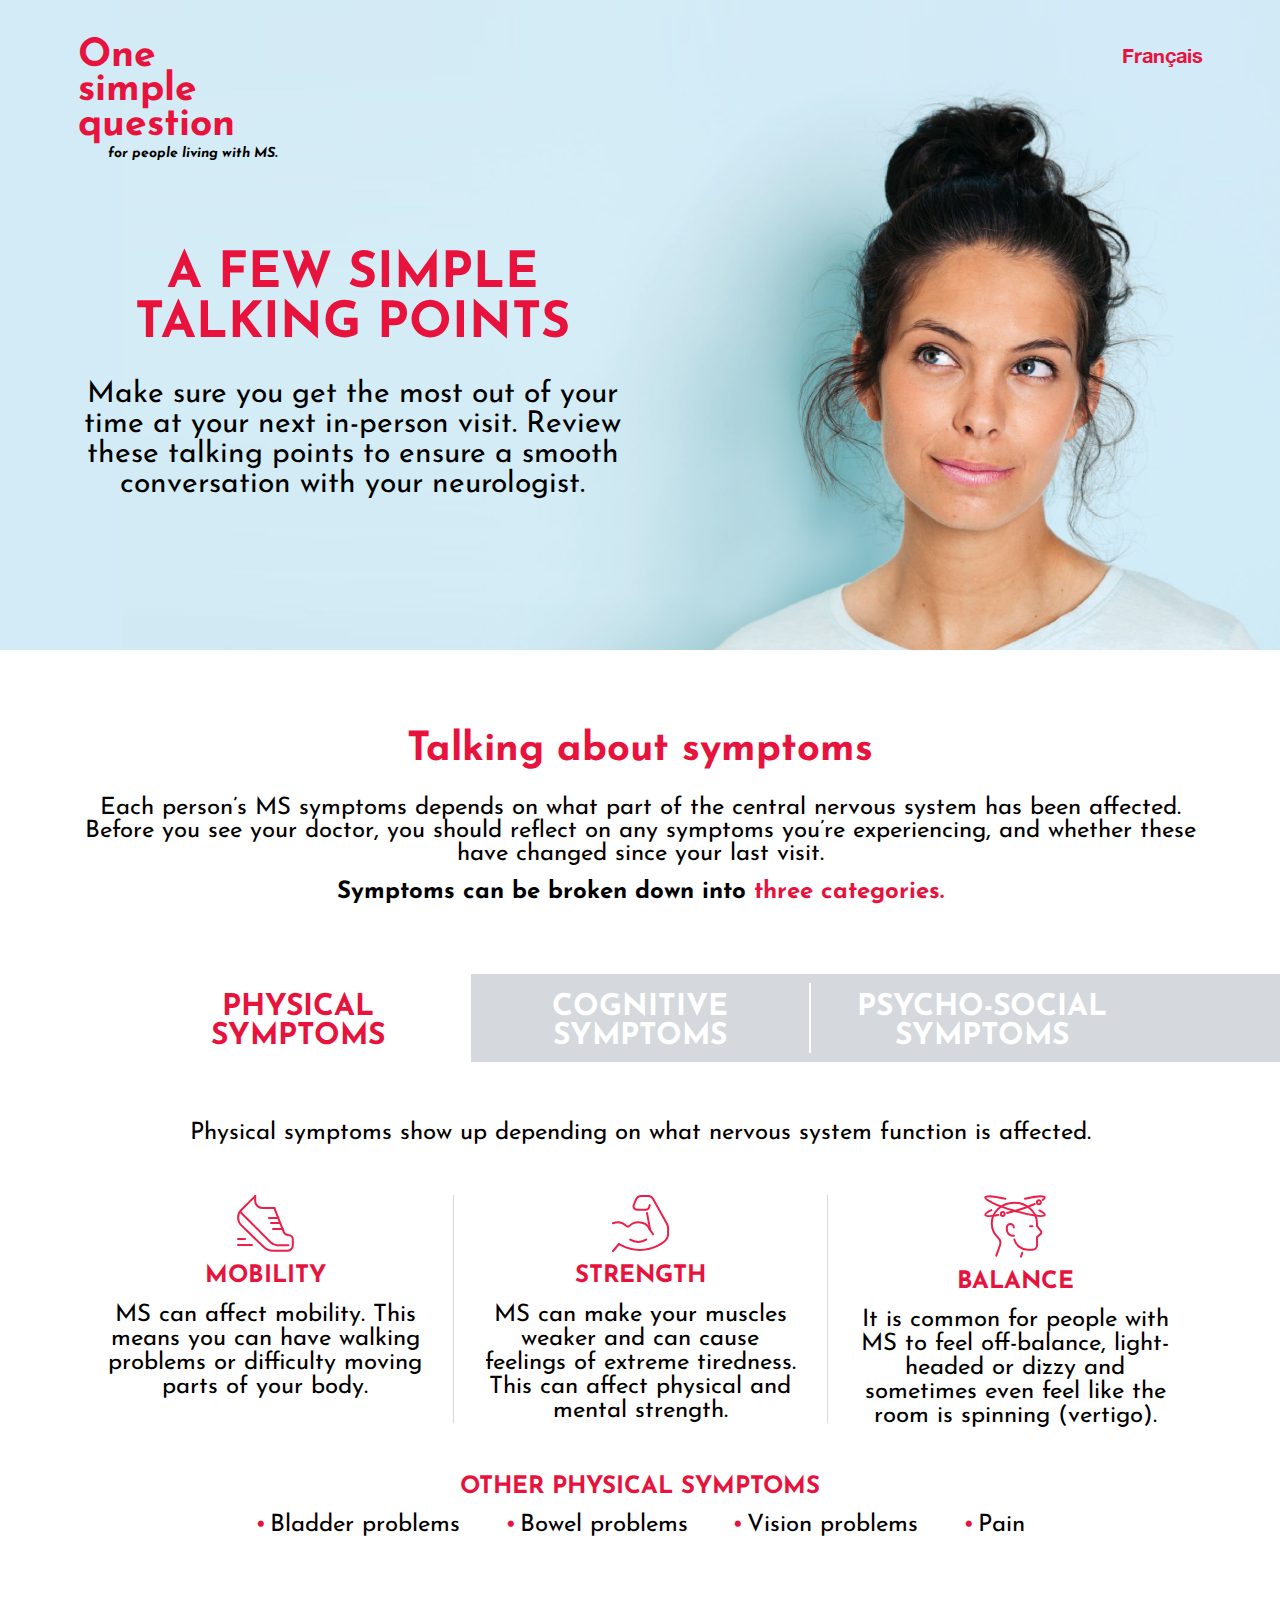
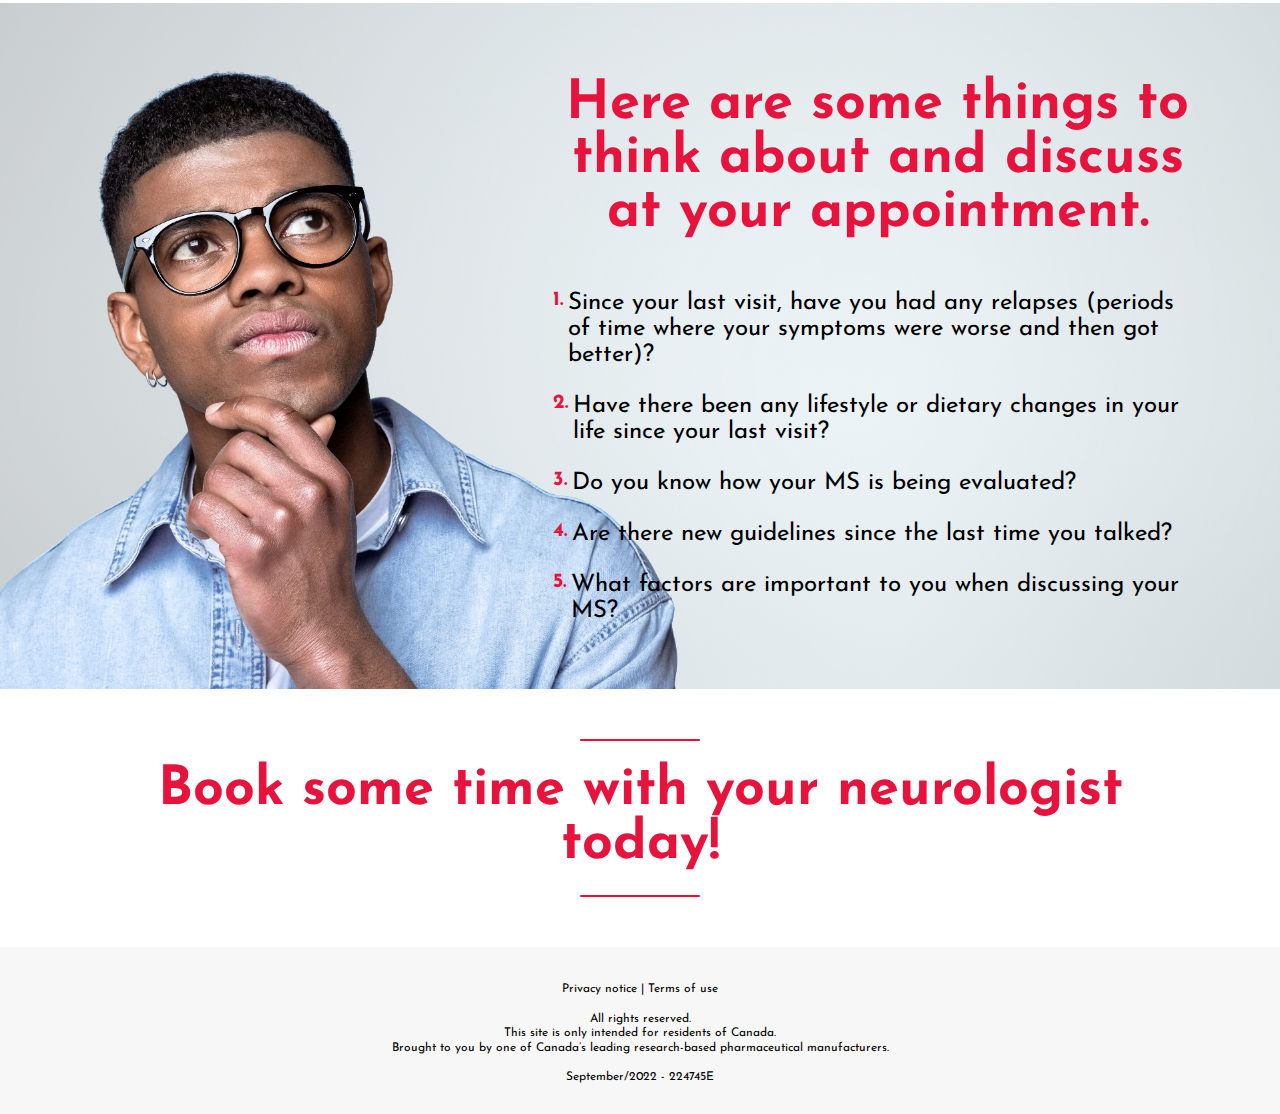
<file: english/page-2.html>
<!DOCTYPE html>
<html lang="en">

<head>
    <meta charset="UTF-8">
    <meta http-equiv="X-UA-Compatible" content="IE=edge">
    <meta name="viewport" content="width=device-width, initial-scale=1.0">
    <title> One Simple Question </title>
    <link rel="stylesheet" href="assets/css/bootstrap.min.css">
    <link rel="stylesheet" href="assets/css/style.css">
</head>

<body>
    <!-- start Header section -->
    <header class="position-absolute w-100">
        <div class="container">
            <div class="row">
                <div class="col">
                    <a href="#" class="logo text-red text-bold">
                        One <br> simple <br> question
                        <span class="text-italic text-black d-block">
                            for people living with MS.
                        </span>
                    </a>
                </div>
                <div class="col text-end">
                    <a href="#" class="language text-helvetica text-red">Français</a>
                </div>
            </div>
        </div>
    </header>
    <!-- end Header section -->

    <!-- start Banner section -->
    <section id="banner" class="welcome-banner-2">
        <div class="container">
            <div class="row">
                <div class="col col-xl-8">
                    <div class="banner-content text-center">
                        <h2 class="text-red text-bold text-uppercase">
                            A few simple
                            talking points
                        </h2>
                        <p>
                            Make sure you get the most out of your time at your next in-person visit. Review these
                            talking points to ensure a smooth conversation with
                            your neurologist.
                        </p>
                    </div>
                </div>
            </div>
        </div>
    </section>
    <!-- end Banner section -->

    <!-- start  section -->
    <section>
        <div class="container text-center">
            <h3 class="text-red text-bold">
                Talking about symptoms
            </h3>
            <p class="mb-4">
                Each person’s MS symptoms depends on what part of the central nervous system has been affected. Before
                you see your doctor, you should reflect on any symptoms you’re experiencing, and whether these have
                changed since your last visit.
            </p>
            <p class="text-bold pb-0 mb-0">
                Symptoms can be broken down into <span class="text-red">three categories.</span>
            </p>
        </div>
        <div class="items">
            <div class="container">
                <div class="row gx-0">
                    <div class="col-lg-4">
                        <div class="item active">
                            <span>
                                <span class="text-red d-lg-none">1.</span> Physical <br> symptoms
                            </span>
                            <p class="text-center text-black d-lg-none">
                                Physical symptoms show up depending on what nervous system function is affected.
                            </p>
                            <img class="d-block d-lg-none mx-auto" src="assets/images/icons/+.svg" alt="">
                            <div class="container pb-0 d-none">
                                <div class="row gx-lg-0">
                                    <div class="col-lg-4">
                                        <div class="item">
                                            <img src="assets/images/icons/1.svg" alt="">
                                            <h4 class="text-red text-uppercase text-bold">
                                                MOBILITY
                                            </h4>
                                            <p>
                                                MS can affect mobility. This means you can have walking problems or
                                                difficulty
                                                moving parts of your body.
                                            </p>
                                        </div>
                                    </div>
                                    <div class="col-lg-4">
                                        <div class="item">
                                            <img src="assets/images/icons/2.svg" alt="">
                                            <h4 class="text-red text-uppercase text-bold">
                                                STRENGTH
                                            </h4>
                                            <p>
                                                MS can make your muscles weaker and can cause feelings of extreme
                                                tiredness. This
                                                can affect physical and mental strength.
                                            </p>
                                        </div>
                                    </div>
                                    <div class="col-lg-4">
                                        <div class="item">
                                            <img src="assets/images/icons/3.svg" alt="">
                                            <h4 class="text-red text-uppercase text-bold">
                                                balance
                                            </h4>
                                            <p>
                                                It is common for people
                                                with MS to feel off-balance, light-headed or dizzy and sometimes even
                                                feel like the
                                                room is spinning (vertigo).
                                            </p>
                                        </div>
                                    </div>
                                </div>
                                <div class="text-center">
                                    <h4 class="text-red text-bold">
                                        OTHER PHYSICAL SYMPTOMS
                                    </h4>
                                    <ul class="d-lg-flex">
                                        <li class="d-flex">
                                            <span class="text-red">
                                                •
                                            </span>
                                            <span>
                                                Bladder problems
                                            </span>
                                        </li>
                                        <li class="d-flex">
                                            <span class="text-red">
                                                •
                                            </span>
                                            <span>
                                                Bowel problems
                                            </span>
                                        </li>
                                        <li class="d-flex">
                                            <span class="text-red">
                                                •
                                            </span>
                                            <span>
                                                Vision problems
                                            </span>
                                        </li>
                                        <li class="d-flex">
                                            <span class="text-red">
                                                •
                                            </span>
                                            <span>
                                                Pain
                                            </span>
                                        </li>
                                    </ul>
                                    <img class="minus-button" src="assets/images/icons/-.svg" alt="">
                                </div>
                            </div>
                        </div>
                    </div>
                    <div class="col-lg-4">
                        <div class="item">
                            <span>
                                Cognitive <br>
                                symptoms
                            </span>
                            <p class="text-center text-black d-lg-none">
                                Between 40 and 70% of people with MS will experience cognitive effects. Cognitive dysfunction can occur with any disease course, but is slightly more likely in progressive MS. Report any cognitive symptoms to your doctor.
                            </p>
                            <img class="d-block d-lg-none mx-auto" src="assets/images/icons/+.svg" alt="">
                            <div class="container pb-0 d-none">
                                <div class="row gx-lg-0">
                                    <div class="col-lg-4">
                                        <div class="item">
                                            <img src="assets/images/icons/4.svg" alt="">
                                            <h4 class="text-red text-uppercase text-bold">
                                                MEMORY
                                            </h4>
                                            <p>
                                                Memory issues, and especially short-term memory problems (remembering recent events), are the most common cognitive symptom of MS.
                                            </p>
                                        </div>
                                    </div>
                                    <div class="col-lg-4">
                                        <div class="item">
                                            <img src="assets/images/icons/5.svg" alt="">
                                            <h4 class="text-red text-uppercase text-bold">
                                                CONCENTRATION
                                            </h4>
                                            <p>
                                                MS can also affect your ability to concentrate or pay attention, particularly when it comes to dividing your attention between more than one thing.
                                            </p>
                                        </div>
                                    </div>
                                    <div class="col-lg-4">
                                        <div class="item">
                                            <img src="assets/images/icons/6.svg" alt="">
                                            <h4 class="text-red text-uppercase text-bold">
                                                INFORMATION 
PROCESSING SPEED
                                            </h4>
                                            <p>
                                                MS can slow down processing speed, when using your memory and verbal ability to digest and respond to information.
                                            </p>
                                        </div>
                                    </div>
                                </div>
                                <div class="text-center">
                                    <h4 class="text-red text-bold">
                                        OTHER COGNITIVE DIFFICULTIES 
                                    </h4>
                                    <ul class="d-lg-flex">
                                        <li class="d-flex">
                                            <span class="text-red">
                                                •
                                            </span>
                                            <span>
                                                Problem-solving
                                            </span>
                                        </li>
                                        <li class="d-flex">
                                            <span class="text-red">
                                                •
                                            </span>
                                            <span>
                                                Visual-spatial ability
                                            </span>
                                        </li>
                                        <li class="d-flex">
                                            <span class="text-red">
                                                •
                                            </span>
                                            <span>
                                                Speech/verbal fluency
                                            </span>
                                        </li>
                                    </ul>
                                    <img class="minus-button" src="assets/images/icons/-.svg" alt="">
                                </div>
                            </div>
                        </div>
                    </div>
                    <div class="col-lg-4">
                        <div class="item">
                            <span>
                                Psycho-social <br>
                                symptoms
                            </span>
                            <p class="text-center text-black d-lg-none">
                                If you notice any psycho-social changes you think may be related to your MS, let your doctor know right away.
                            </p>
                            <img class="d-block d-lg-none mx-auto" src="assets/images/icons/+.svg" alt="">
                            <div class="container pb-0 d-none">
                                <div class="row gx-lg-0">
                                    <div class="col-lg-4">
                                        <div class="item">
                                            <img src="assets/images/icons/7.svg" alt="">
                                            <h4 class="text-red text-uppercase text-bold">
                                                DEPRESSION
                                            </h4>
                                            <p>
                                                People with MS experience feelings of depression and anxiety. Your mood may be low or agitated because of all the challenges and losses that can come with having MS.
                                            </p>
                                        </div>
                                    </div>
                                    <div class="col-lg-4">
                                        <div class="item">
                                            <img src="assets/images/icons/8.svg" alt="">
                                            <h4 class="text-red text-uppercase text-bold">
                                                QUALITY OF LIFE
                                            </h4>
                                            <p>
                                                Your relationships may change, and you may do fewer things, see fewer people, feel more stress, embarrassment and frustration, have financial challenges, or feelings of loneliness.
                                            </p>
                                        </div>
                                    </div>
                                    <div class="col-lg-4">
                                        <div class="item">
                                            <img src="assets/images/icons/9.svg" alt="">
                                            <h4 class="text-red text-uppercase text-bold">
                                                SOCIAL LIFE 
                                            </h4>
                                            <p>
                                                You may be less able to get out and do things, and your relationships with the people around you may feel different. You may need to learn how to communicate your feelings.
                                            </p>
                                        </div>
                                    </div>
                                </div>
                                <div class="text-center">
                                    <h4 class="text-red text-bold">
                                        OTHER PSYCHO-SOCIAL SYMPTOMS
                                    </h4>
                                    <ul class="d-lg-flex">
                                        <li class="d-flex">
                                            <span class="text-red">
                                                •
                                            </span>
                                            <span>
                                                Stress at work
                                            </span>
                                        </li>
                                        <li class="d-flex">
                                            <span class="text-red">
                                                •
                                            </span>
                                            <span>
                                                Sexual health
                                            </span>
                                        </li>
                                    </ul>
                                    <img class="minus-button" src="assets/images/icons/-.svg" alt="">
                                </div>
                            </div>
                        </div>
                    </div>
                </div>
            </div>
        </div>
        <div class="items d-none d-lg-block">
            <div class="container pb-0 one">
                <p class="text-center">
                    Physical symptoms show up depending on what nervous system function is affected.
                </p>
                <div class="row gx-lg-0">
                    <div class="col-lg-4">
                        <div class="item">
                            <img src="assets/images/icons/1.svg" alt="">
                            <h4 class="text-red text-uppercase text-bold">
                                MOBILITY
                            </h4>
                            <p>
                                MS can affect mobility. This means you can have walking problems or difficulty
                                moving parts of your body.
                            </p>
                        </div>
                    </div>
                    <div class="col-lg-4">
                        <div class="item">
                            <img src="assets/images/icons/2.svg" alt="">
                            <h4 class="text-red text-uppercase text-bold">
                                STRENGTH
                            </h4>
                            <p>
                                MS can make your muscles weaker and can cause feelings of extreme tiredness. This
                                can affect physical and mental strength.
                            </p>
                        </div>
                    </div>
                    <div class="col-lg-4">
                        <div class="item">
                            <img src="assets/images/icons/3.svg" alt="">
                            <h4 class="text-red text-uppercase text-bold">
                                balance
                            </h4>
                            <p>
                                It is common for people
                                with MS to feel off-balance, light-headed or dizzy and sometimes even feel like the
                                room is spinning (vertigo).
                            </p>
                        </div>
                    </div>
                </div>
                <div class="text-center">
                    <h4 class="text-red text-bold">
                        OTHER PHYSICAL SYMPTOMS
                    </h4>
                    <ul class="d-lg-flex justify-content-between">
                        <li class="d-flex">
                            <span class="text-red">
                                •
                            </span>
                            <span>
                                Bladder problems
                            </span>
                        </li>
                        <li class="d-flex">
                            <span class="text-red">
                                •
                            </span>
                            <span>
                                Bowel problems
                            </span>
                        </li>
                        <li class="d-flex">
                            <span class="text-red">
                                •
                            </span>
                            <span>
                                Vision problems
                            </span>
                        </li>
                        <li class="d-flex">
                            <span class="text-red">
                                •
                            </span>
                            <span>
                                Pain
                            </span>
                        </li>
                    </ul>
                </div>
            </div>
            <div class="container pb-0 d-none two">
                <p class="text-center">
                    Between 40 and 70% of people with MS will experience cognitive effects. Cognitive dysfunction can
                    occur with any disease course but is slightly more likely in progressive MS. Report any cognitive
                    symptoms to your doctor.
                </p>
                <div class="row gx-lg-0">
                    <div class="col-lg-4">
                        <div class="item">
                            <img src="assets/images/icons/4.svg" alt="">
                            <h4 class="text-red text-uppercase text-bold">
                                MEMORY
                            </h4>
                            <p>
                                Memory issues, and especially short-term memory problems (remembering recent events),
                                are the most common cognitive symptom of MS.
                            </p>
                        </div>
                    </div>
                    <div class="col-lg-4">
                        <div class="item">
                            <img src="assets/images/icons/5.svg" alt="">
                            <h4 class="text-red text-uppercase text-bold">
                                CONCENTRATION
                            </h4>
                            <p>
                                MS can also affect your ability to concentrate or pay attention, particularly when it
                                comes to dividing your attention between more than one thing.
                            </p>
                        </div>
                    </div>
                    <div class="col-lg-4">
                        <div class="item">
                            <img src="assets/images/icons/6.svg" alt="">
                            <h4 class="text-red text-uppercase text-bold">
                                INFORMATION
                                PROCESSING SPEED
                            </h4>
                            <p>
                                MS can slow down processing speed, when using your memory and verbal ability to digest
                                and respond to information.
                            </p>
                        </div>
                    </div>
                </div>
                <div class="text-center">
                    <h4 class="text-red text-bold">
                        OTHER COGNITIVE DIFFICULTIES
                    </h4>
                    <ul class="d-lg-flex justify-content-between">
                        <li class="d-flex">
                            <span class="text-red">
                                •
                            </span>
                            <span>
                                Problem-solving
                            </span>
                        </li>
                        <li class="d-flex">
                            <span class="text-red">
                                •
                            </span>
                            <span>
                                Visual-spatial ability
                            </span>
                        </li>
                        <li class="d-flex">
                            <span class="text-red">
                                •
                            </span>
                            <span>
                                Speech/verbal fluency
                            </span>
                        </li>
                    </ul>
                </div>
            </div>
            <div class="container pb-0 d-none three">
                <p class="text-center">
                    If you notice any psycho-social changes you think may be related to your MS,
                    let your doctor know right away.
                </p>
                <div class="row gx-lg-0">
                    <div class="col-lg-4">
                        <div class="item">
                            <img src="assets/images/icons/7.svg" alt="">
                            <h4 class="text-red text-uppercase text-bold">
                                DEPRESSION
                            </h4>
                            <p>
                                People with MS experience feelings of depression and anxiety. Your mood may be low or
                                agitated because of all the challenges and losses that can come with having MS.
                            </p>
                        </div>
                    </div>
                    <div class="col-lg-4">
                        <div class="item">
                            <img src="assets/images/icons/8.svg" alt="">
                            <h4 class="text-red text-uppercase text-bold">
                                QUALITY OF LIFE
                            </h4>
                            <p>
                                Your relationships may change, and you may do fewer things, see fewer people, feel more
                                stress, embarrassment and frustration, have financial challenges, or feelings of
                                loneliness.
                            </p>
                        </div>
                    </div>
                    <div class="col-lg-4">
                        <div class="item">
                            <img src="assets/images/icons/9.svg" alt="">
                            <h4 class="text-red text-uppercase text-bold">
                                SOCIAL LIFE
                            </h4>
                            <p>
                                You may be less able to get out and do things, and your relationships with the people
                                around you may feel different. You may need to learn how to communicate your feelings.
                            </p>
                        </div>
                    </div>
                </div>
                <div class="text-center">
                    <h4 class="text-red text-bold">
                        OTHER COGNITIVE DIFFICULTIES
                    </h4>
                    <ul class="d-lg-flex justify-content-between">
                        <li class="d-flex">
                            <span class="text-red">
                                •
                            </span>
                            <span>
                                Stress at work
                            </span>
                        </li>
                        <li class="d-flex">
                            <span class="text-red">
                                •
                            </span>
                            <span>
                                Sexual health
                            </span>
                        </li>
                    </ul>
                </div>
            </div>
        </div>
    </section>
    <!-- end  section -->

    <!-- start  section -->
    <section class="number-list">
        <div class="container">
            <div class="row">
                <div class="col-12 col-lg-7 offset-lg-5">
                    <h3 class="text-red text-center text-bold">
                        Here are some things to think about and discuss at your appointment.
                    </h3>
                    <ul>
                        <li class="d-flex">
                            <span class="text-bold">
                                1.
                            </span>
                            <p>
                                Since your last visit, have you had any relapses (periods of time where your symptoms
                                were worse
                                and then got better)?
                            </p>
                        </li>
                        <li class="d-flex">
                            <span class="text-bold">
                                2.
                            </span>
                            <p>
                                Have there been any lifestyle or dietary changes in your life since your last visit?
                            </p>
                        </li>
                        <li class="d-flex">
                            <span class="text-bold">
                                3.
                            </span>
                            <p>
                                Do you know how your MS is being evaluated?
                            </p>
                        </li>
                        <li class="d-flex">
                            <span class="text-bold">
                                4.
                            </span>
                            <p>
                                Are there new guidelines since the last time you talked?
                            </p>
                        </li>
                        <li class="d-flex">
                            <span class="text-bold">
                                5.
                            </span>
                            <p>
                                What factors are important to you when discussing your MS?
                            </p>
                        </li>
                    </ul>
                </div>
            </div>
        </div>
    </section>
    <!-- end  section -->

    <section class="bg-white">
        <div class="container">
            <h3 class="text-center text-red text-bold border horizontal-top horizontal-bottom">
                Book some time with
                your neurologist today!
            </h3>
        </div>
    </section>

    <footer>
        <div class="container text-center">
            <div class="mb-4">
                <a href="#">
                    Privacy notice
                </a>
                |
                <a href="#">
                    Terms of use
                </a>
            </div>


            <p>
                All rights reserved.
            </p>
            <p>
                This site is only intended for residents of Canada.
            </p>
            <p class="mb-4">
                Brought to you by one of Canada’s leading research-based pharmaceutical manufacturers.
            </p>

            <p>
                September/2022 - 224745E
            </p>
        </div>
    </footer>

    <script src="assets/js/bootstrap.bundle.min.js"></script>
    <script src="assets/js/index.js"></script>
</body>

</html>
</file>
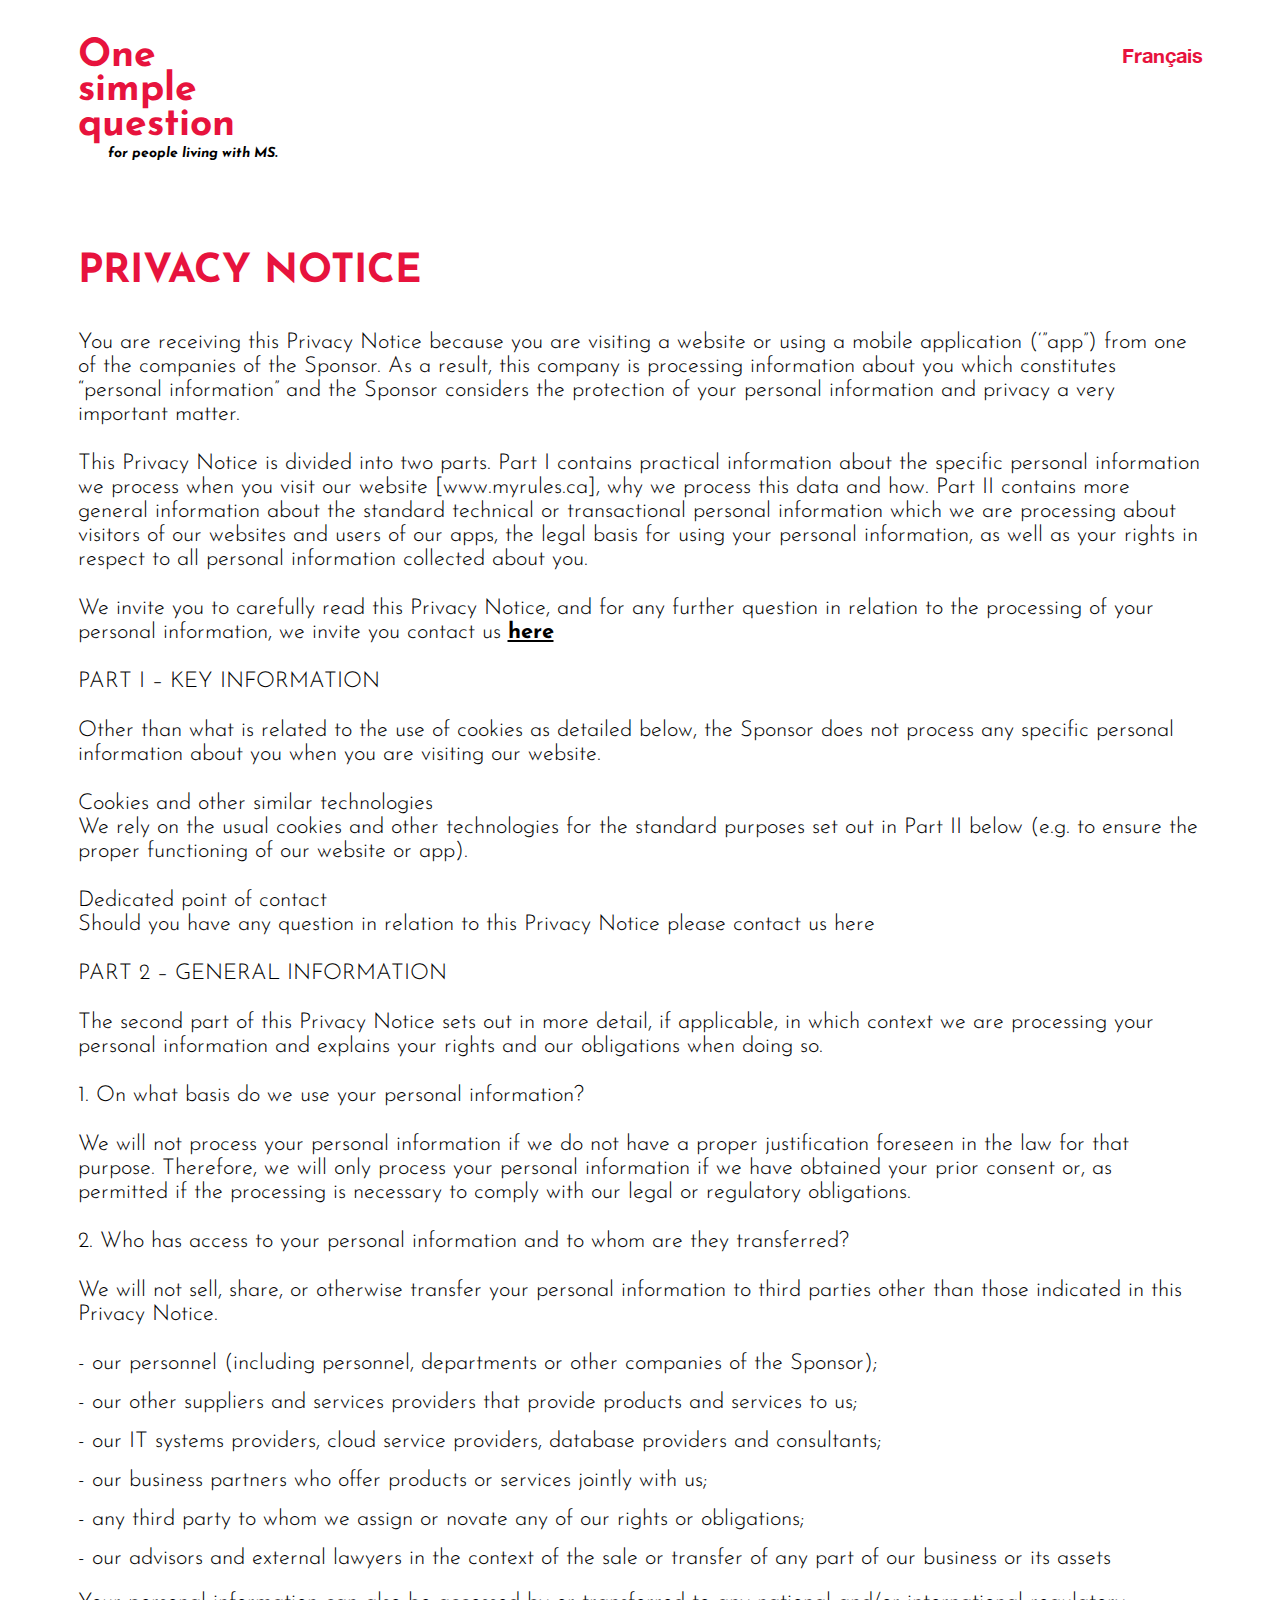
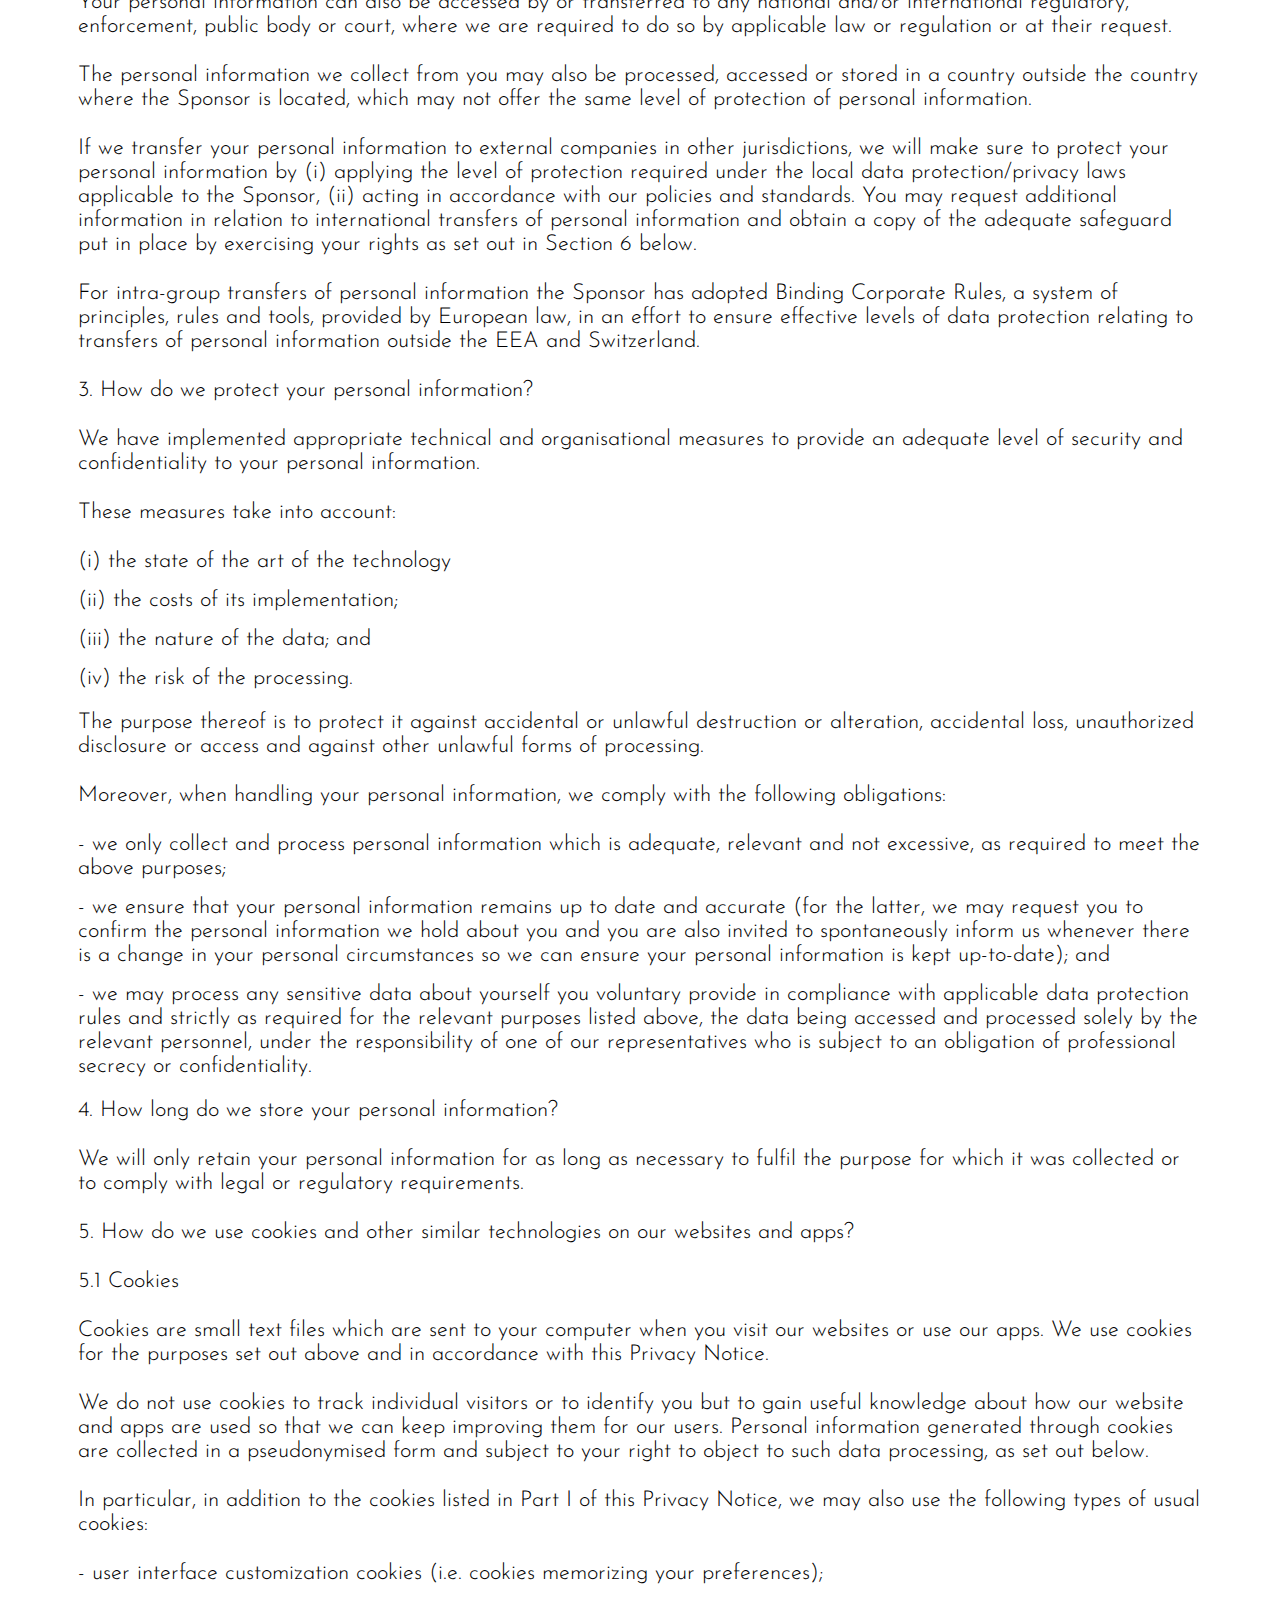
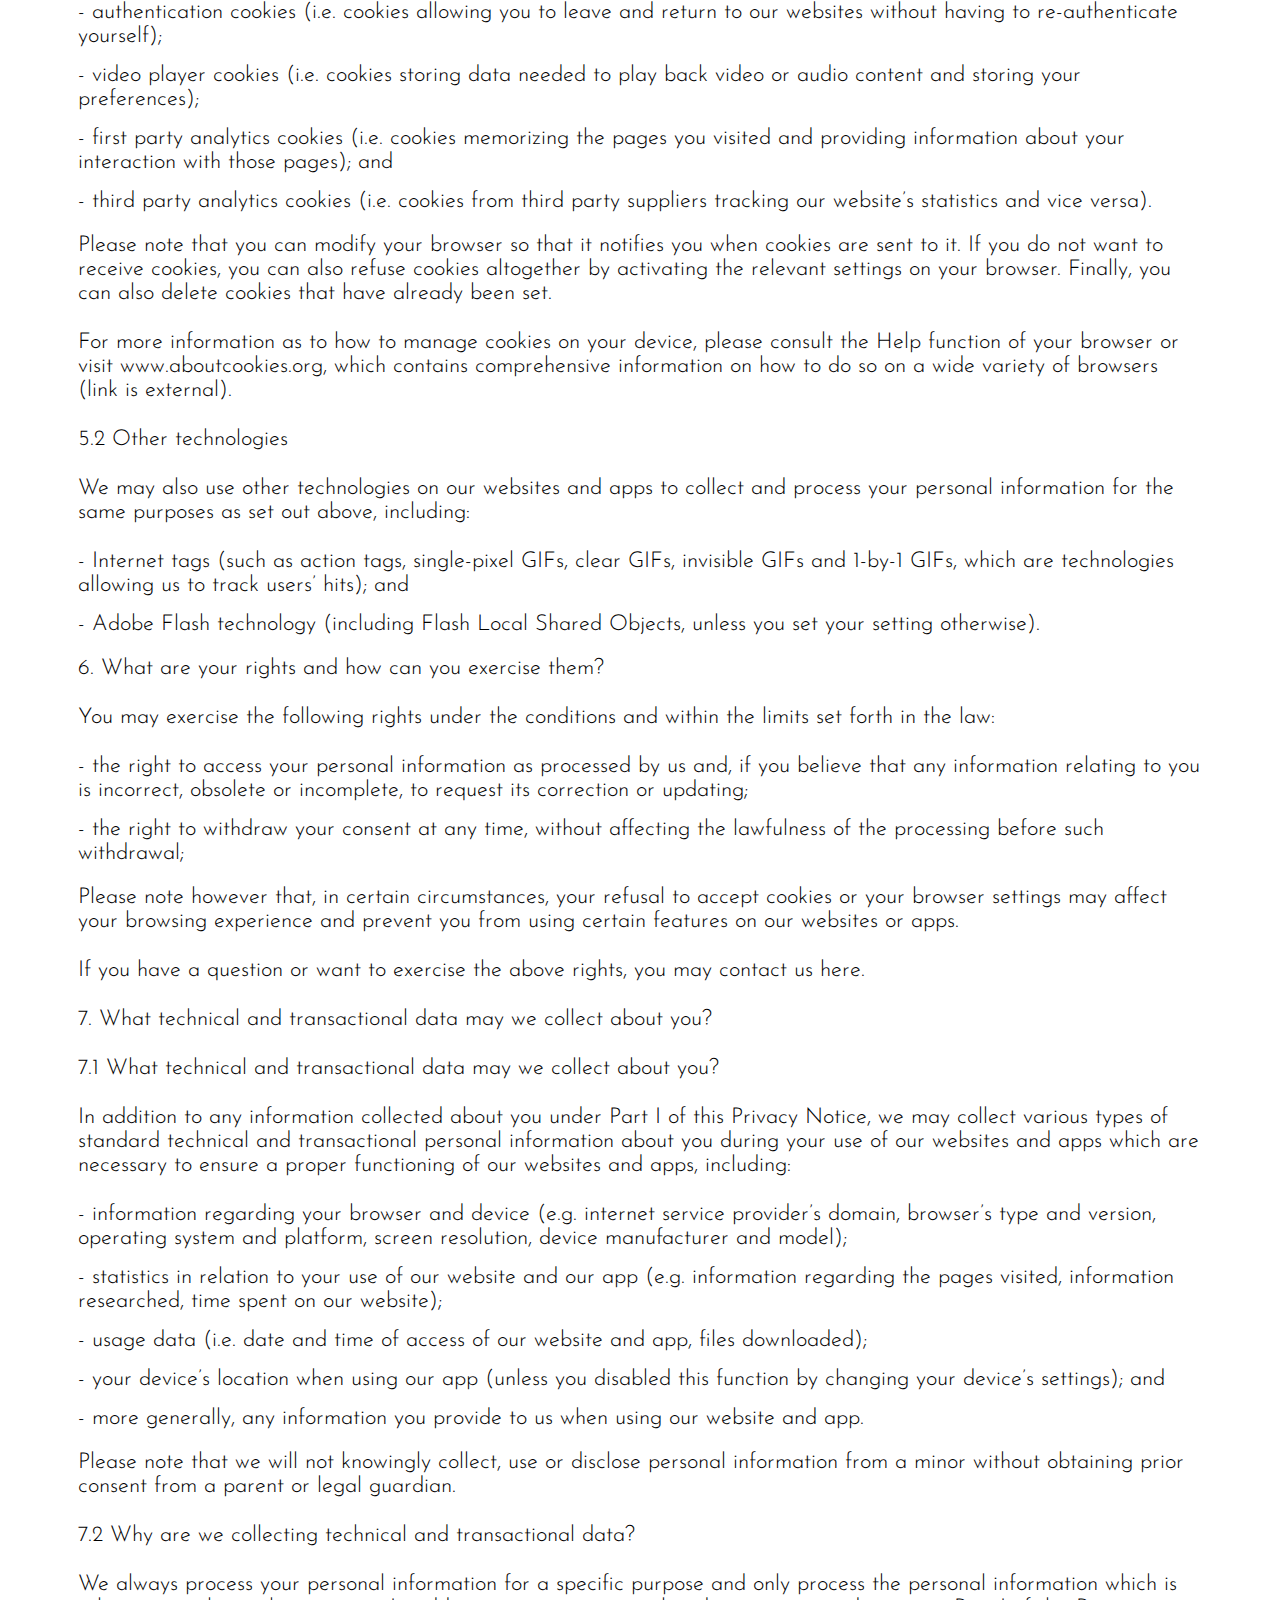
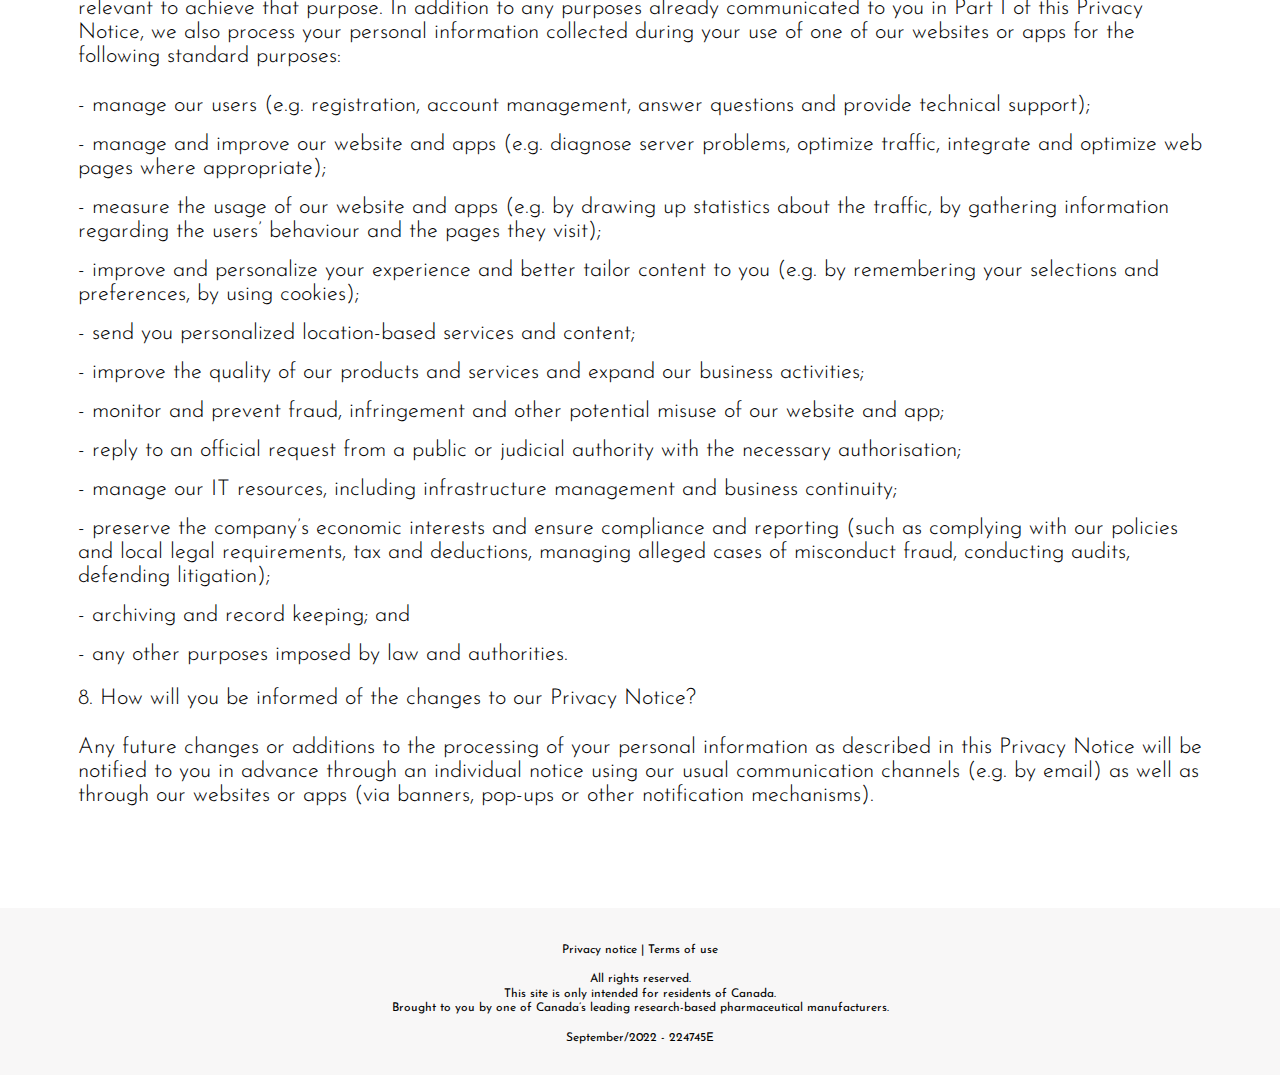
<file: english/privacy-notice.html>
<!DOCTYPE html>
<html lang="en">

<head>
    <meta charset="UTF-8">
    <meta http-equiv="X-UA-Compatible" content="IE=edge">
    <meta name="viewport" content="width=device-width, initial-scale=1.0">
    <title> Privacy Notice </title>
    <link rel="stylesheet" href="assets/css/bootstrap.min.css">
    <link rel="stylesheet" href="assets/css/style.css">
</head>

<body>
    <!-- start Header section -->
    <header>
        <div class="container">
            <div class="row">
                <div class="col">
                    <a href="#" class="logo text-red text-bold">
                        One <br> simple <br> question
                        <span class="text-italic text-black d-block">
                            for people living with MS.
                        </span>
                    </a>
                </div>
                <div class="col text-end">
                    <a href="#" class="language text-helvetica text-red">Français</a>
                </div>
            </div>
        </div>
    </header>
    <!-- end Header section -->

    <!-- start Privacy Notice section -->
    <section class="page-content">
        <div class="container">
            <h2 class="text-red text-bold text-uppercase">
                privacy notice
            </h2>
            <div>
                <p>
                    You are receiving this Privacy Notice because you are visiting a website or using a mobile
                    application (‘”app”) from one of the companies of the Sponsor. As a result, this company is
                    processing information about you which constitutes “personal information” and the Sponsor considers
                    the protection of your personal information and privacy a very important matter.
                </p>
                <p>
                    This Privacy Notice is divided into two parts. Part I contains practical information about the
                    specific personal information we process when you visit our website [www.myrules.ca], why we process
                    this data and how. Part II contains more general information about the standard technical or
                    transactional personal information which we are processing about visitors of our websites and users
                    of our apps, the legal basis for using your personal information, as well as your rights in respect
                    to all personal information collected about you.
                </p>
                <p>
                    We invite you to carefully read this Privacy Notice, and for any further question in relation to the
                    processing of your personal information, we invite you contact us <a href="#" class="text-decoration-underline text-black text-bold">here</a>
                </p>
                <p class="text-uppercase">PART I – KEY INFORMATION</p>
                <p>
                    Other than what is related to the use of cookies as detailed below, the Sponsor does not process any
                    specific personal information about you when you are visiting our website.
                </p>
                <p>
                    Cookies and other similar technologies <br>
                    We rely on the usual cookies and other technologies for the standard purposes set out in Part II
                    below (e.g. to ensure the proper functioning of our website or app).
                </p>
                <p>
                    Dedicated point of contact <br>
                    Should you have any question in relation to this Privacy Notice please contact us here

                </p>
                <p class="text-uppercase">
                    PART 2 – GENERAL INFORMATION
                </p>
                <p>
                    The second part of this Privacy Notice sets out in more detail, if applicable, in which context we
                    are processing your personal information and explains your rights and our obligations when doing so.
                </p>
                <p>
                    1. On what basis do we use your personal information?
                </p>
                <p>
                    We will not process your personal information if we do not have a proper justification foreseen in
                    the law for that purpose. Therefore, we will only process your personal information if we have
                    obtained your prior consent or, as permitted if the processing is necessary to comply with our legal
                    or regulatory obligations.
                </p>
                <p>
                    2. Who has access to your personal information and to whom are they transferred?
                </p>
                <p>
                    We will not sell, share, or otherwise transfer your personal information to third parties other than
                    those indicated in this Privacy Notice.
                </p>
                <ul>
                    <li>
                        - our personnel (including personnel, departments or other companies of the Sponsor);
                    </li>

                    <li>
                        - our other suppliers and services providers that provide products and services to us;
                    </li>

                    <li>
                        - our IT systems providers, cloud service providers, database providers and consultants;
                    </li>

                    <li>
                        - our business partners who offer products or services jointly with us;
                    </li>

                    <li>
                        - any third party to whom we assign or novate any of our rights or obligations;
                    </li>

                    <li>
                        - our advisors and external lawyers in the context of the sale or transfer of any part of our
                        business or its assets
                    </li>

                </ul>
                <p>
                    Your personal information can also be accessed by or transferred to any national and/or
                    international regulatory, enforcement, public body or court, where we are required to do so by
                    applicable law or regulation or at their request.
                </p>
                <p>
                    The personal information we collect from you may also be processed, accessed or stored in a country
                    outside the country where the Sponsor is located, which may not offer the same level of protection
                    of personal information.
                </p>
                <p>
                    If we transfer your personal information to external companies in other jurisdictions, we will make
                    sure to protect your personal information by (i) applying the level of protection required under the
                    local data protection/privacy laws applicable to the Sponsor, (ii) acting in accordance with our
                    policies and standards. You may request additional information in relation to international
                    transfers of personal information and obtain a copy of the adequate safeguard put in place by
                    exercising your rights as set out in Section 6 below.
                </p>
                <p>
                    For intra-group transfers of personal information the Sponsor has adopted Binding Corporate Rules, a
                    system of principles, rules and tools, provided by European law, in an effort to ensure effective
                    levels of data protection relating to transfers of personal information outside the EEA and
                    Switzerland.
                </p>
                <p>
                    3. How do we protect your personal information?
                </p>
                <p>
                    We have implemented appropriate technical and organisational measures to provide an adequate level
                    of security and confidentiality to your personal information.
                </p>
                <p>
                    These measures take into account:
                </p>
                <ul>
                    <li>(i) the state of the art of the technology</li>
                    <li>(ii) the costs of its implementation;</li>
                    <li>(iii) the nature of the data; and</li>
                    <li>(iv) the risk of the processing.</li>
                </ul>
                <p>
                    The purpose thereof is to protect it against accidental or unlawful destruction or alteration,
                    accidental loss, unauthorized disclosure or access and against other unlawful forms of processing.
                </p>
                <p>
                    Moreover, when handling your personal information, we comply with the following obligations:
                </p>
                <ul>
                    <li>
                        - we only collect and process personal information which is adequate, relevant and not
                        excessive, as required to meet the above purposes;
                    </li>

                    <li>
                        - we ensure that your personal information remains up to date and accurate (for the latter, we
                        may request you to confirm the personal information we hold about you and you are also invited
                        to spontaneously inform us whenever there is a change in your personal circumstances so we can
                        ensure your personal information is kept up-to-date); and
                    </li>

                    <li>
                        - we may process any sensitive data about yourself you voluntary provide in compliance with
                        applicable data protection rules and strictly as required for the relevant purposes listed
                        above, the data being accessed and processed solely by the relevant personnel, under the
                        responsibility of one of our representatives who is subject to an obligation of professional
                        secrecy or confidentiality.
                    </li>
                </ul>
                <p>
                    4. How long do we store your personal information?
                </p>
                <p>
                    We will only retain your personal information for as long as necessary to fulfil the purpose for
                    which it was collected or to comply with legal or regulatory requirements.
                </p>
                <p>
                    5. How do we use cookies and other similar technologies on our websites and apps?
                </p>
                <p>
                    5.1 Cookies
                </p>
                <p>
                    Cookies are small text files which are sent to your computer when you visit our websites or use our
                    apps. We use cookies for the purposes set out above and in accordance with this Privacy Notice.
                </p>
                <p>
                    We do not use cookies to track individual visitors or to identify you but to gain useful knowledge
                    about how our website and apps are used so that we can keep improving them for our users. Personal
                    information generated through cookies are collected in a pseudonymised form and subject to your
                    right to object to such data processing, as set out below.
                </p>
                <p>
                    In particular, in addition to the cookies listed in Part I of this Privacy Notice, we may also use
                    the following types of usual cookies:
                </p>
                <ul>
                    <li>
                        - user interface customization cookies (i.e. cookies memorizing your preferences);
                    </li>

                    <li>
                        - authentication cookies (i.e. cookies allowing you to leave and return to our websites without
                        having to re-authenticate yourself);
                    </li>

                    <li>
                        - video player cookies (i.e. cookies storing data needed to play back video or audio content and
                        storing your preferences);
                    </li>

                    <li>
                        - first party analytics cookies (i.e. cookies memorizing the pages you visited and providing
                        information about your interaction with those pages); and
                    </li>

                    <li>
                        - third party analytics cookies (i.e. cookies from third party suppliers tracking our website’s
                        statistics and vice versa).
                    </li>
                </ul>
                <p>
                    Please note that you can modify your browser so that it notifies you when cookies are sent to it. If
                    you do not want to receive cookies, you can also refuse cookies altogether by activating the
                    relevant settings on your browser. Finally, you can also delete cookies that have already been set.
                </p>
                <p>
                    For more information as to how to manage cookies on your device, please consult the Help function of
                    your browser or visit www.aboutcookies.org, which contains comprehensive information on how to do so
                    on a wide variety of browsers (link is external).
                </p>
                <p>
                    5.2 Other technologies
                </p>
                <p>
                    We may also use other technologies on our websites and apps to collect and process your personal
                    information for the same purposes as set out above, including:
                </p>
                <ul>
                    <li>
                        - Internet tags (such as action tags, single-pixel GIFs, clear GIFs, invisible GIFs and 1-by-1
                        GIFs, which are technologies allowing us to track users’ hits); and
                    </li>

                    <li>
                        - Adobe Flash technology (including Flash Local Shared Objects, unless you set your setting
                        otherwise).
                    </li>
                </ul>
                <p>
                    6. What are your rights and how can you exercise them?
                </p>
                <p>
                    You may exercise the following rights under the conditions and within the limits set forth in the
                    law:
                </p>
                <ul>
                    <li>
                        - the right to access your personal information as processed by us and, if you believe that any
                        information relating to you is incorrect, obsolete or incomplete, to request its correction or
                        updating;
                    </li>
                    <li>
                        - the right to withdraw your consent at any time, without affecting the lawfulness of the
                        processing before such withdrawal;
                    </li>
                </ul>
                <p>
                    Please note however that, in certain circumstances, your refusal to accept cookies or your browser
                    settings may affect your browsing experience and prevent you from using certain features on our
                    websites or apps.
                </p>
                <p>
                    If you have a question or want to exercise the above rights, you may contact us here.
                </p>

                <p>
                    7. What technical and transactional data may we collect about you?
                </p>

                <p>
                    7.1 What technical and transactional data may we collect about you?
                </p>

                <p>
                    In addition to any information collected about you under Part I of this Privacy Notice, we may
                    collect various types of standard technical and transactional personal information about you during
                    your use of our websites and apps which are necessary to ensure a proper functioning of our websites
                    and apps, including:
                </p>
                <ul>
                    <li>
                        - information regarding your browser and device (e.g. internet service provider’s domain,
                        browser’s type and version, operating system and platform, screen resolution, device
                        manufacturer and model);
                    </li>

                    <li>
                        - statistics in relation to your use of our website and our app (e.g. information regarding the
                        pages visited, information researched, time spent on our website);
                    </li>

                    <li>
                        - usage data (i.e. date and time of access of our website and app, files downloaded);
                    </li>

                    <li>
                        - your device’s location when using our app (unless you disabled this function by changing your
                        device’s settings); and
                    </li>

                    <li>
                        - more generally, any information you provide to us when using our website and app.
                    </li>

                </ul>
                <p>
                    Please note that we will not knowingly collect, use or disclose personal information from a minor
                    without obtaining prior consent from a parent or legal guardian.
                </p>
                <p>
                    7.2 Why are we collecting technical and transactional data?
                </p>

                <p>
                    We always process your personal information for a specific purpose and only process the personal
                    information which is relevant to achieve that purpose. In addition to any purposes already
                    communicated to you in Part I of this Privacy Notice, we also process your personal information
                    collected during your use of one of our websites or apps for the following standard purposes:
                </p>
                <ul>
                    <li>
                        - manage our users (e.g. registration, account management, answer questions and provide
                        technical support);
                    </li>

                    <li>
                        - manage and improve our website and apps (e.g. diagnose server problems, optimize traffic,
                        integrate and optimize web pages where appropriate);
                    </li>
                    <li>
                        - measure the usage of our website and apps (e.g. by drawing up statistics about the traffic, by
                        gathering information regarding the users’ behaviour and the pages they visit);
                    </li>
                    <li>
                        - improve and personalize your experience and better tailor content to you (e.g. by remembering
                        your selections and preferences, by using cookies);
                    </li>
                    <li>
                        - send you personalized location-based services and content;
                    </li>
                    <li>
                        - improve the quality of our products and services and expand our business activities;
                    </li>
                    <li>
                        - monitor and prevent fraud, infringement and other potential misuse of our website and app;
                    </li>
                    <li>
                        - reply to an official request from a public or judicial authority with the necessary
                        authorisation;
                    </li>
                    <li>
                        - manage our IT resources, including infrastructure management and business continuity;
                    </li>
                    <li>
                        - preserve the company’s economic interests and ensure compliance and reporting (such as
                        complying with our policies and local legal requirements, tax and deductions, managing alleged
                        cases of misconduct fraud, conducting audits, defending litigation);
                    </li>

                    <li>
                        - archiving and record keeping; and
                    </li>

                    <li>
                        - any other purposes imposed by law and authorities.
                    </li>

                </ul>
                <p>
                    8. How will you be informed of the changes to our Privacy Notice?
                </p>
                <p>
                    Any future changes or additions to the processing of your personal information as described in this Privacy Notice will be notified to you in advance through an individual notice using our usual communication channels (e.g. by email) as well as through our websites or apps (via banners, pop-ups or other notification mechanisms).
                </p>

            </div>
        </div>
    </section>
    <!-- end Privacy Notice section -->

    <footer>
        <div class="container text-center">
            <div class="mb-4">
                <a href="#">
                    Privacy notice
                </a>
                |
                <a href="#">
                    Terms of use
                </a>
            </div>


            <p>
                All rights reserved.
            </p>
            <p>
                This site is only intended for residents of Canada.
            </p>
            <p class="mb-4">
                Brought to you by one of Canada’s leading research-based pharmaceutical manufacturers.
            </p>

            <p>
                September/2022 - 224745E
            </p>
        </div>
    </footer>

    <script src="assets/js/bootstrap.bundle.min.js"></script>
</body>

</html>
</file>
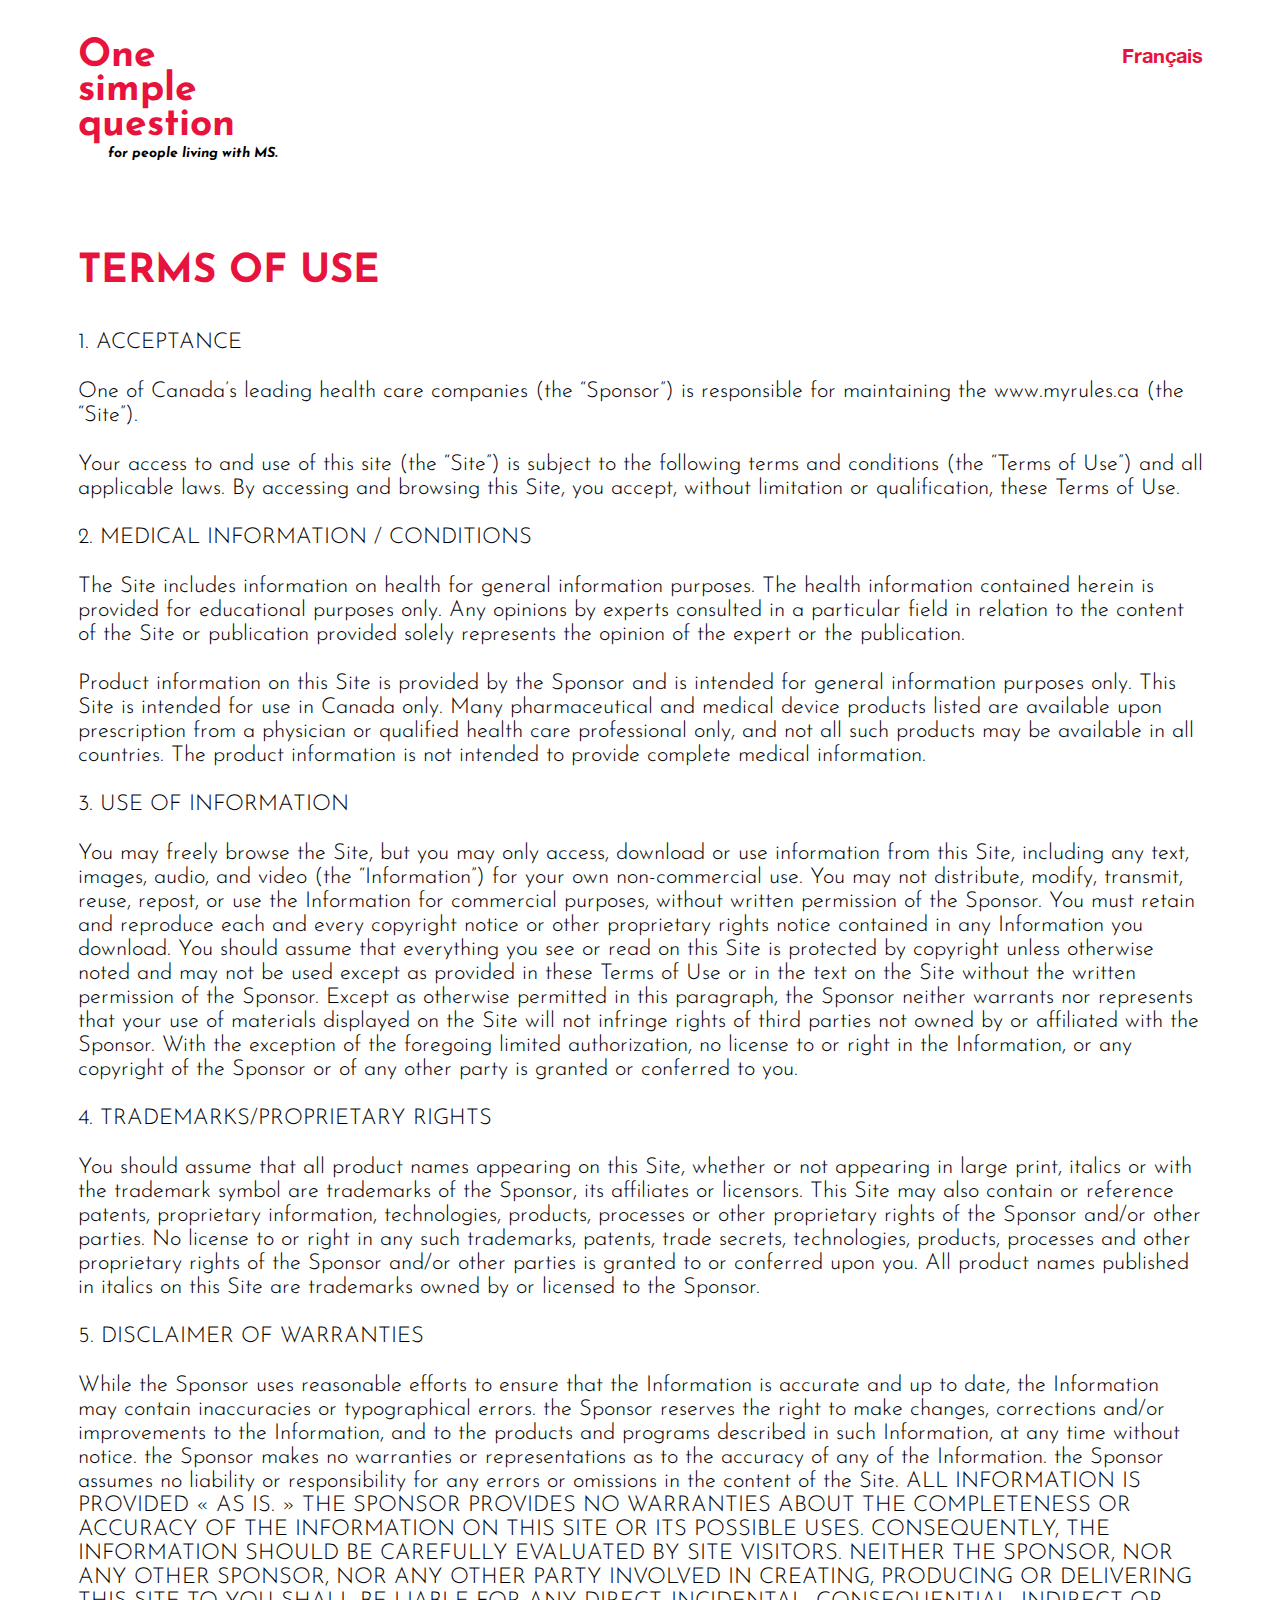
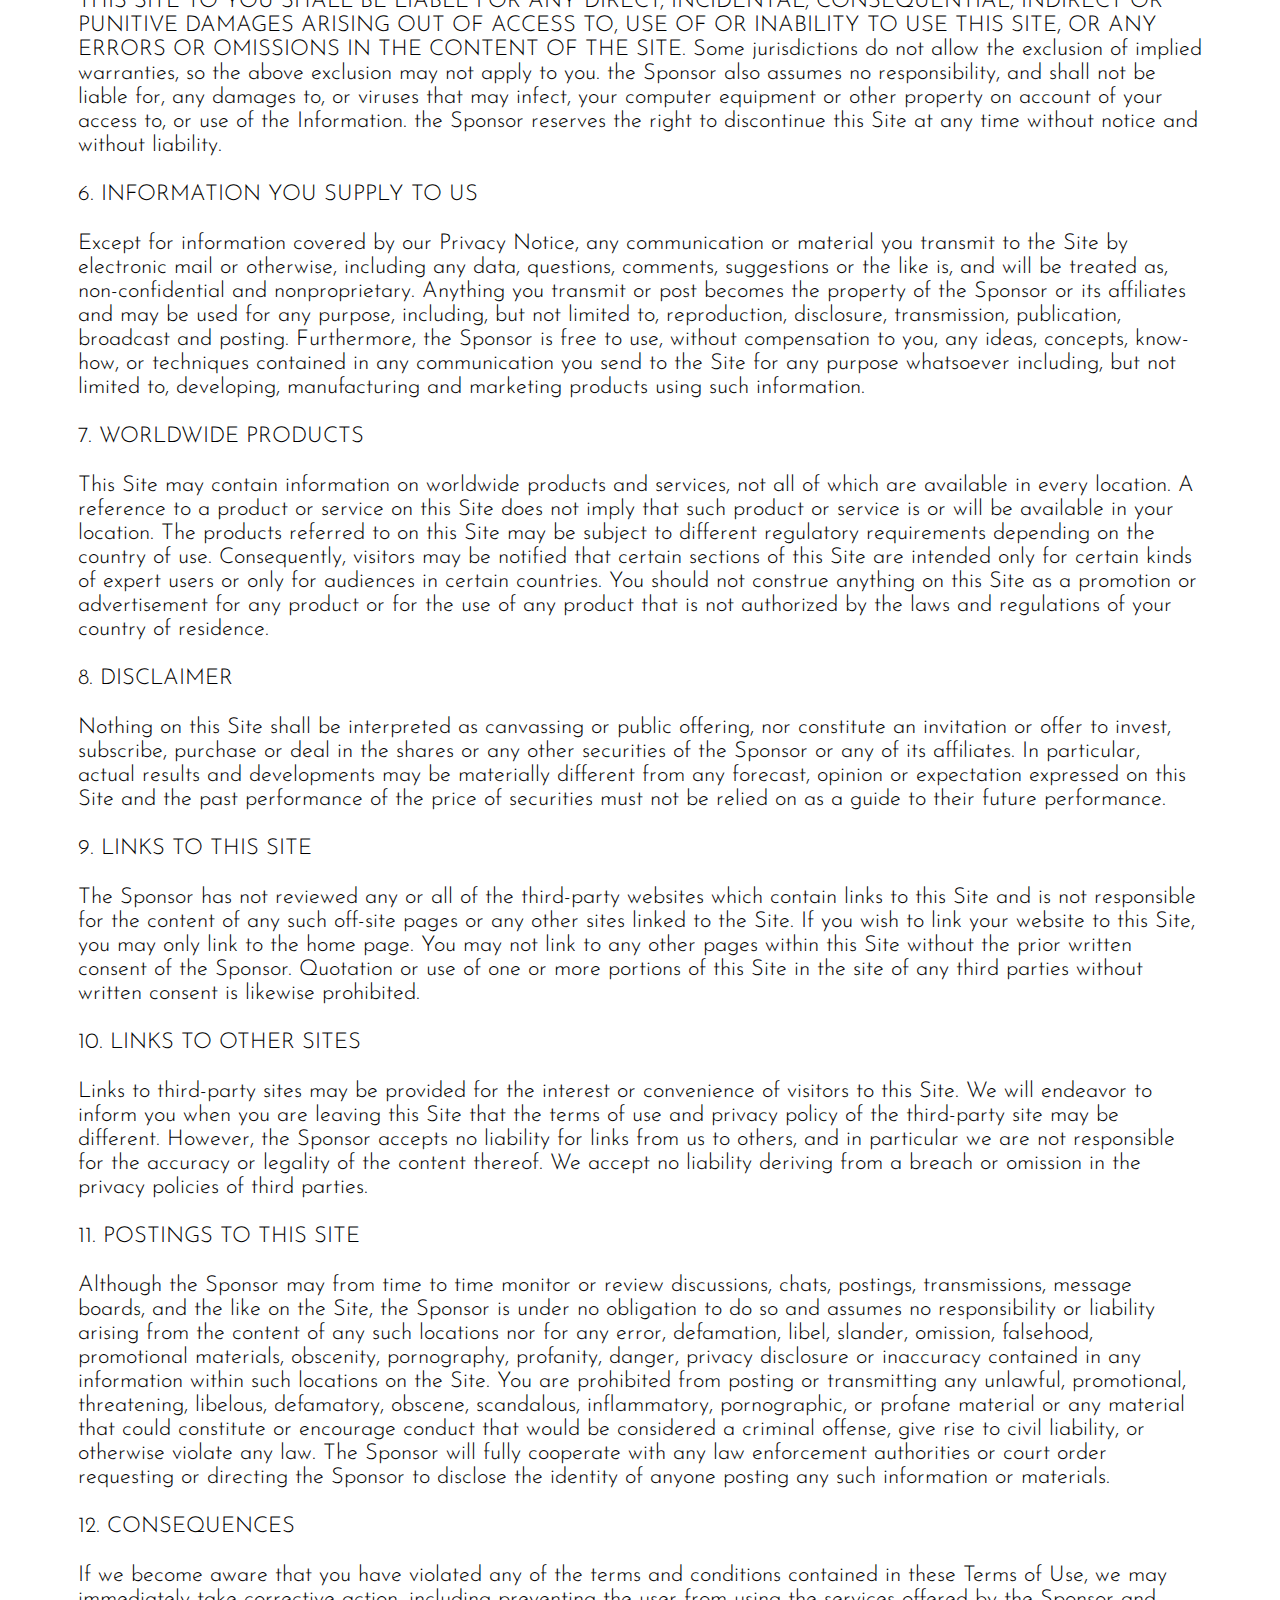
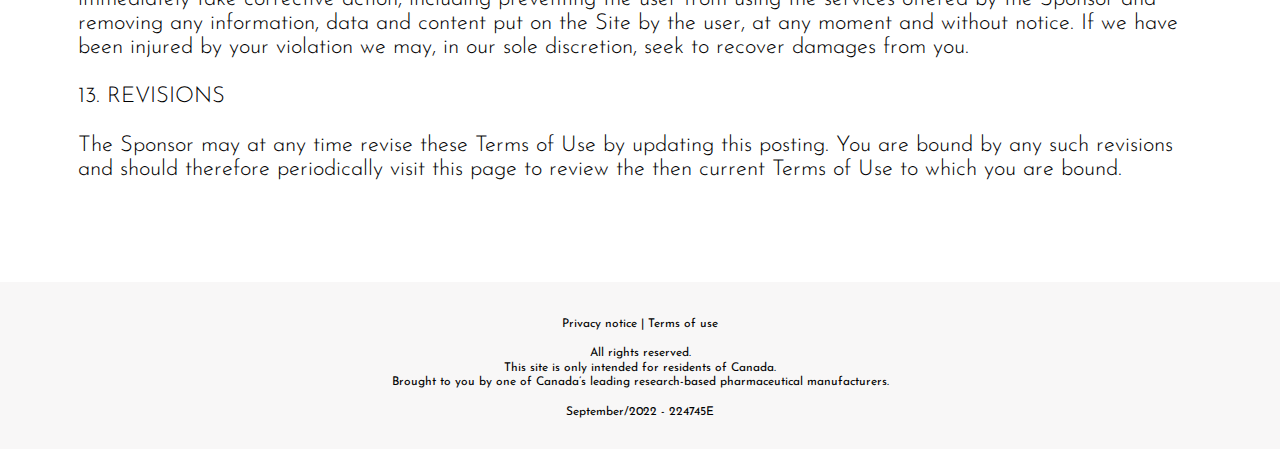
<file: english/terms-of-use.html>
<!DOCTYPE html>
<html lang="en">

<head>
    <meta charset="UTF-8">
    <meta http-equiv="X-UA-Compatible" content="IE=edge">
    <meta name="viewport" content="width=device-width, initial-scale=1.0">
    <title> Terms of Use </title>
    <link rel="stylesheet" href="assets/css/bootstrap.min.css">
    <link rel="stylesheet" href="assets/css/style.css">
</head>

<body>
    <!-- start Header section -->
    <header>
        <div class="container">
            <div class="row">
                <div class="col">
                    <a href="#" class="logo text-red text-bold">
                        One <br> simple <br> question
                        <span class="text-italic text-black d-block">
                            for people living with MS.
                        </span>
                    </a>
                </div>
                <div class="col text-end">
                    <a href="#" class="language text-helvetica text-red">Français</a>
                </div>
            </div>
        </div>
    </header>
    <!-- end Header section -->

    <!-- start Privacy Notice section -->
    <section class="page-content">
        <div class="container">
            <h2 class="text-red text-bold text-uppercase">
                TERMS OF USE
            </h2>
            <div>
                <p class="text-uppercase">
                    1. ACCEPTANCE
                </p>
                <p>
                    One of Canada’s leading health care companies (the “Sponsor”) is responsible for maintaining the
                    www.myrules.ca (the “Site”).
                </p>

                <p>
                    Your access to and use of this site (the “Site”) is subject to the following terms and conditions
                    (the “Terms of Use”) and all applicable laws. By accessing and browsing this Site, you accept,
                    without limitation or qualification, these Terms of Use.
                </p>

                <p class="text-uppercase">
                    2. MEDICAL INFORMATION / CONDITIONS
                </p>

                <p>
                    The Site includes information on health for general information purposes. The health information
                    contained herein is provided for educational purposes only. Any opinions by experts consulted in a
                    particular field in relation to the content of the Site or publication provided solely represents
                    the opinion of the expert or the publication.
                </p>

                <p>
                    Product information on this Site is provided by the Sponsor and is intended for general information
                    purposes only. This Site is intended for use in Canada only. Many pharmaceutical and medical device
                    products listed are available upon prescription from a physician or qualified health care
                    professional only, and not all such products may be available in all countries. The product
                    information is not intended to provide complete medical information.
                </p>

                <p class="text-uppercase">
                    3. USE OF INFORMATION
                </p>
                <p>
                    You may freely browse the Site, but you may only access, download or use information from this Site,
                    including any text, images, audio, and video (the “Information”) for your own non-commercial use.
                    You may not distribute, modify, transmit, reuse, repost, or use the Information for commercial
                    purposes, without written permission of the Sponsor. You must retain and reproduce each and every
                    copyright notice or other proprietary rights notice contained in any Information you download. You
                    should assume that everything you see or read on this Site is protected by copyright unless
                    otherwise noted and may not be used except as provided in these Terms of Use or in the text on the
                    Site without the written permission of the Sponsor. Except as otherwise permitted in this paragraph,
                    the Sponsor neither warrants nor represents that your use of materials displayed on the Site will
                    not infringe rights of third parties not owned by or affiliated with the Sponsor. With the exception
                    of the foregoing limited authorization, no license to or right in the Information, or any copyright
                    of the Sponsor or of any other party is granted or conferred to you.
                </p>
                <p class="text-uppercase">4. TRADEMARKS/PROPRIETARY RIGHTS</p>
                <p> You should assume that all product names appearing on this Site, whether or not appearing in large
                    print, italics or with the trademark symbol are trademarks of the Sponsor, its affiliates or
                    licensors. This Site may also contain or reference patents, proprietary information, technologies,
                    products, processes or other proprietary rights of the Sponsor and/or other parties. No license to
                    or right in any such trademarks, patents, trade secrets, technologies, products, processes and other
                    proprietary rights of the Sponsor and/or other parties is granted to or conferred upon you. All
                    product names published in italics on this Site are trademarks owned by or licensed to the Sponsor.
                </p>
                <p class="text-uppercase">5. DISCLAIMER OF WARRANTIES</p>
                <p>
                    While the Sponsor uses reasonable efforts to ensure that the Information is accurate and up to date,
                    the Information may contain inaccuracies or typographical errors. the Sponsor reserves the right to
                    make changes, corrections and/or improvements to the Information, and to the products and programs
                    described in such Information, at any time without notice. the Sponsor makes no warranties or
                    representations as to the accuracy of any of the Information. the Sponsor assumes no liability or
                    responsibility for any errors or omissions in the content of the Site. ALL INFORMATION IS PROVIDED
                    « AS IS. » THE SPONSOR PROVIDES NO WARRANTIES ABOUT THE COMPLETENESS OR ACCURACY OF THE INFORMATION
                    ON THIS SITE OR ITS POSSIBLE USES. CONSEQUENTLY, THE INFORMATION SHOULD BE CAREFULLY EVALUATED BY
                    SITE VISITORS. NEITHER THE SPONSOR, NOR ANY OTHER SPONSOR, NOR ANY OTHER PARTY INVOLVED IN CREATING,
                    PRODUCING OR DELIVERING THIS SITE TO YOU SHALL BE LIABLE FOR ANY DIRECT, INCIDENTAL, CONSEQUENTIAL,
                    INDIRECT OR PUNITIVE DAMAGES ARISING OUT OF ACCESS TO, USE OF OR INABILITY TO USE THIS SITE, OR ANY
                    ERRORS OR OMISSIONS IN THE CONTENT OF THE SITE. Some jurisdictions do not allow the exclusion of
                    implied warranties, so the above exclusion may not apply to you. the Sponsor also assumes no
                    responsibility, and shall not be liable for, any damages to, or viruses that may infect, your
                    computer equipment or other property on account of your access to, or use of the Information. the
                    Sponsor reserves the right to discontinue this Site at any time without notice and without
                    liability.
                </p>
                <p class="text-uppercase">
                    6. INFORMATION YOU SUPPLY TO US
                </p>


                <p>
                    Except for information covered by our Privacy Notice, any communication or material you transmit to
                    the Site by electronic mail or otherwise, including any data, questions, comments, suggestions or
                    the like is, and will be treated as, non-confidential and nonproprietary. Anything you transmit or
                    post becomes the property of the Sponsor or its affiliates and may be used for any purpose,
                    including, but not limited to, reproduction, disclosure, transmission, publication, broadcast and
                    posting. Furthermore, the Sponsor is free to use, without compensation to you, any ideas, concepts,
                    know-how, or techniques contained in any communication you send to the Site for any purpose
                    whatsoever including, but not limited to, developing, manufacturing and marketing products using
                    such information.
                </p>

                <p class="text-uppercase">
                    7. WORLDWIDE PRODUCTS
                </p>

                <p>
                    This Site may contain information on worldwide products and services, not all of which are available
                    in every location. A reference to a product or service on this Site does not imply that such product
                    or service is or will be available in your location. The products referred to on this Site may be
                    subject to different regulatory requirements depending on the country of use. Consequently, visitors
                    may be notified that certain sections of this Site are intended only for certain kinds of expert
                    users or only for audiences in certain countries. You should not construe anything on this Site as a
                    promotion or advertisement for any product or for the use of any product that is not authorized by
                    the laws and regulations of your country of residence.
                </p>

                <p class="text-uppercase">
                    8. DISCLAIMER
                </p>

                <p>
                    Nothing on this Site shall be interpreted as canvassing or public offering, nor constitute an
                    invitation or offer to invest, subscribe, purchase or deal in the shares or any other securities of
                    the Sponsor or any of its affiliates. In particular, actual results and developments may be
                    materially different from any forecast, opinion or expectation expressed on this Site and the past
                    performance of the price of securities must not be relied on as a guide to their future performance.
                </p>

                <p class="text-uppercase">
                    9. LINKS TO THIS SITE
                </p>

                <p>
                    The Sponsor has not reviewed any or all of the third-party websites which contain links to this Site
                    and is not responsible for the content of any such off-site pages or any other sites linked to the
                    Site. If you wish to link your website to this Site, you may only link to the home page. You may not
                    link to any other pages within this Site without the prior written consent of the Sponsor. Quotation
                    or use of one or more portions of this Site in the site of any third parties without written consent
                    is likewise prohibited.
                </p>

                <p class="text-uppercase">
                    10. LINKS TO OTHER SITES
                </p>

                <p>
                    Links to third-party sites may be provided for the interest or convenience of visitors to this Site.
                    We will endeavor to inform you when you are leaving this Site that the terms of use and privacy
                    policy of the third-party site may be different. However, the Sponsor accepts no liability for links
                    from us to others, and in particular we are not responsible for the accuracy or legality of the
                    content thereof. We accept no liability deriving from a breach or omission in the privacy policies
                    of third parties.
                </p>


                <p class="text-uppercase">
                    11. POSTINGS TO THIS SITE
                </p>

                <p>
                    Although the Sponsor may from time to time monitor or review discussions, chats, postings,
                    transmissions, message boards, and the like on the Site, the Sponsor is under no obligation to do so
                    and assumes no responsibility or liability arising from the content of any such locations nor for
                    any error, defamation, libel, slander, omission, falsehood, promotional materials, obscenity,
                    pornography, profanity, danger, privacy disclosure or inaccuracy contained in any information within
                    such locations on the Site. You are prohibited from posting or transmitting any unlawful,
                    promotional, threatening, libelous, defamatory, obscene, scandalous, inflammatory, pornographic, or
                    profane material or any material that could constitute or encourage conduct that would be considered
                    a criminal offense, give rise to civil liability, or otherwise violate any law. The Sponsor will
                    fully cooperate with any law enforcement authorities or court order requesting or directing the
                    Sponsor to disclose the identity of anyone posting any such information or materials.
                </p>

                <p class="text-uppercase">
                    12. CONSEQUENCES
                </p>

                <p>
                    If we become aware that you have violated any of the terms and conditions contained in these Terms
                    of Use, we may immediately take corrective action, including preventing the user from using the
                    services offered by the Sponsor and removing any information, data and content put on the Site by
                    the user, at any moment and without notice. If we have been injured by your violation we may, in our
                    sole discretion, seek to recover damages from you.
                </p>

                <p class="text-uppercase">
                    13. REVISIONS
                </p>

                <p>
                    The Sponsor may at any time revise these Terms of Use by updating this posting. You are bound by any
                    such revisions and should therefore periodically visit this page to review the then current Terms of
                    Use to which you are bound.
                </p>




            </div>
        </div>
    </section>
    <!-- end Privacy Notice section -->

    <footer>
        <div class="container text-center">
            <div class="mb-4">
                <a href="#">
                    Privacy notice
                </a>
                |
                <a href="#">
                    Terms of use
                </a>
            </div>


            <p>
                All rights reserved.
            </p>
            <p>
                This site is only intended for residents of Canada.
            </p>
            <p class="mb-4">
                Brought to you by one of Canada’s leading research-based pharmaceutical manufacturers.
            </p>

            <p>
                September/2022 - 224745E
            </p>
        </div>
    </footer>

    <script src="assets/js/bootstrap.bundle.min.js"></script>
</body>

</html>
</file>
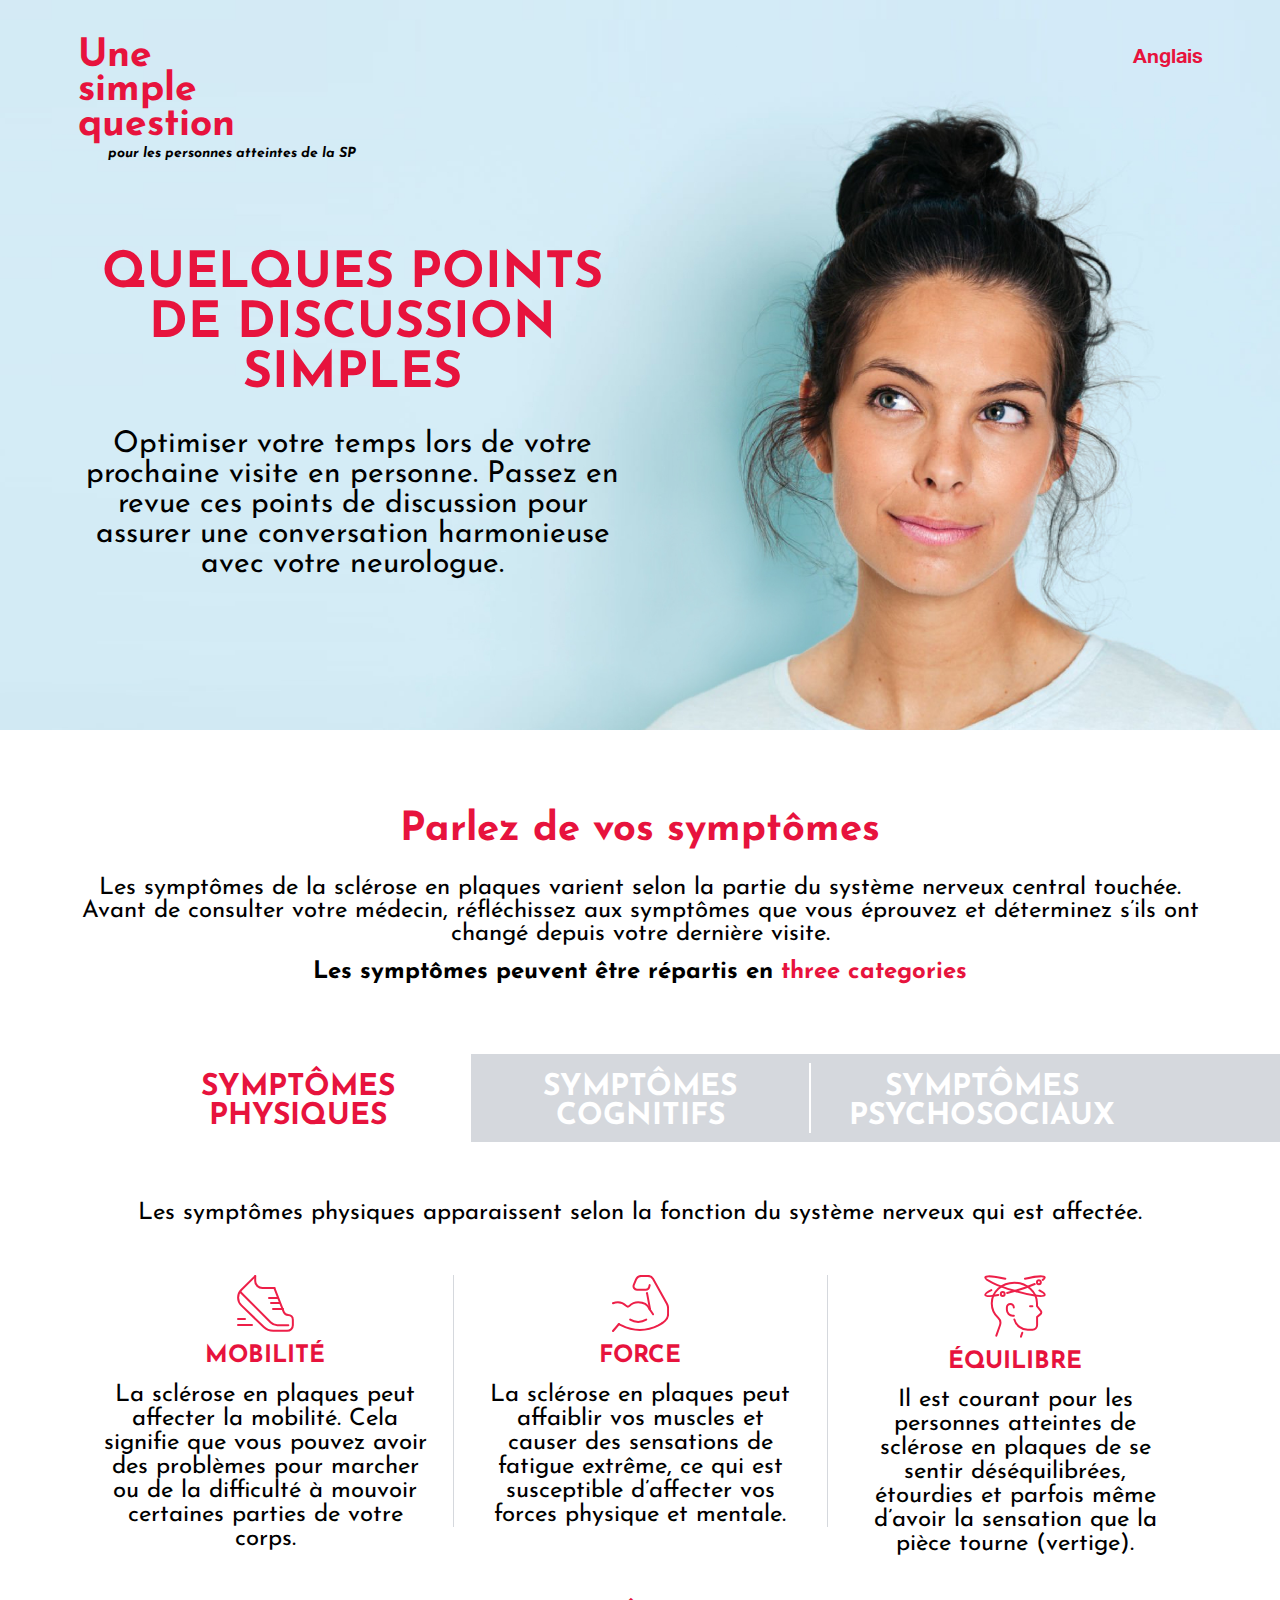
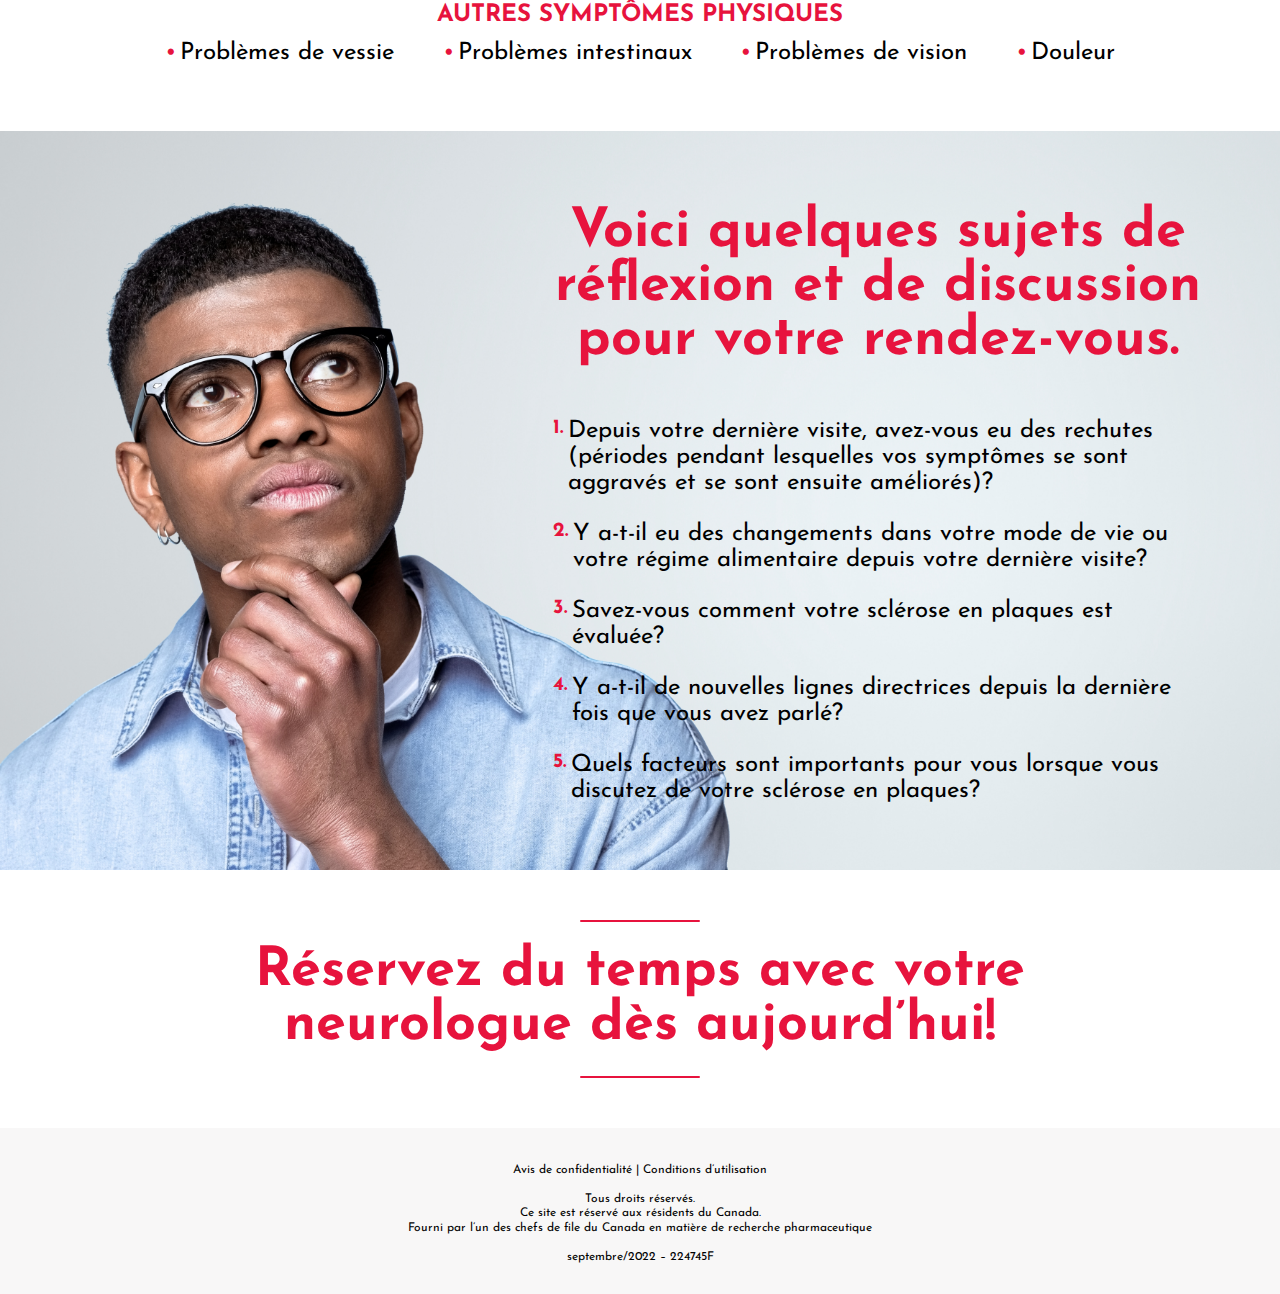
<file: french/page-2.html>
<!DOCTYPE html>
<html lang="en">

<head>
    <meta charset="UTF-8">
    <meta http-equiv="X-UA-Compatible" content="IE=edge">
    <meta name="viewport" content="width=device-width, initial-scale=1.0">
    <title> One Simple Question </title>
    <link rel="stylesheet" href="assets/css/bootstrap.min.css">
    <link rel="stylesheet" href="assets/css/style.css">
</head>

<body>
    <!-- start Header section -->
    <header class="position-absolute w-100">
        <div class="container">
            <div class="row">
                <div class="col">
                    <a href="#" class="logo text-red text-bold">
                        Une <br>
                        simple <br>
                        question
                        <span class="text-italic text-black d-block">
                            pour les personnes atteintes de la SP
                        </span>
                    </a>
                </div>
                <div class="col text-end">
                    <a href="#" class="language text-helvetica text-red">
                        Anglais
                    </a>
                </div>
            </div>
        </div>
    </header>
    <!-- end Header section -->

    <!-- start Banner section -->
    <section id="banner" class="welcome-banner-2">
        <div class="container">
            <div class="row">
                <div class="col col-xl-8">
                    <div class="banner-content text-center">
                        <h2 class="text-red text-bold text-uppercase">
                            Quelques points de discussion simples
                        </h2>
                        <p>
                            Optimiser votre temps lors de votre prochaine visite en personne. Passez en revue ces points
                            de discussion pour assurer une conversation harmonieuse avec votre neurologue.
                        </p>
                    </div>
                </div>
            </div>
        </div>
    </section>
    <!-- end Banner section -->

    <!-- start  section -->
    <section>
        <div class="container text-center">
            <h3 class="text-red text-bold">
                Parlez de vos symptômes
            </h3>
            <p class="mb-4">
                Les symptômes de la sclérose en plaques varient selon la partie du système nerveux central touchée.
                Avant de consulter votre médecin, réfléchissez aux symptômes que vous éprouvez et déterminez s’ils ont
                changé depuis votre dernière visite.
            </p>
            <p class="text-bold pb-0 mb-0">
                Les symptômes peuvent être répartis en <span class="text-red">three categories</span>
            </p>
        </div>
        <div class="items">
            <div class="container">
                <div class="row gx-0">
                    <div class="col-lg-4">
                        <div class="item active">
                            <span>
                                <span class="text-red d-lg-none">1.</span>
                                Symptômes <br> physiques
                            </span>
                            <p class="text-center text-black d-lg-none">
                                Les symptômes physiques apparaissent selon la fonction du système nerveux qui est
                                affectée.
                            </p>
                            <img class="d-block d-lg-none mx-auto" src="assets/images/icons/+.svg" alt="">
                            <div class="container pb-0 d-none">
                                <div class="row gx-lg-0">
                                    <div class="col-lg-4">
                                        <div class="item">
                                            <img src="assets/images/icons/1.svg" alt="">
                                            <h4 class="text-red text-uppercase text-bold">
                                                MOBILITÉ
                                            </h4>
                                            <p>
                                                La sclérose en plaques peut affecter la mobilité. Cela signifie que vous
                                                pouvez avoir des problèmes pour marcher ou de la difficulté à mouvoir
                                                certaines parties de votre corps.
                                            </p>
                                        </div>
                                    </div>
                                    <div class="col-lg-4">
                                        <div class="item">
                                            <img src="assets/images/icons/2.svg" alt="">
                                            <h4 class="text-red text-uppercase text-bold">
                                                FORCE
                                            </h4>
                                            <p>
                                                La sclérose en plaques peut affaiblir vos muscles et causer des
                                                sensations de fatigue extrême, ce qui est susceptible d’affecter vos
                                                forces physique et mentale.
                                            </p>
                                        </div>
                                    </div>
                                    <div class="col-lg-4">
                                        <div class="item">
                                            <img src="assets/images/icons/3.svg" alt="">
                                            <h4 class="text-red text-uppercase text-bold">
                                                ÉQUILIBRE
                                            </h4>
                                            <p>
                                                Il est courant pour les personnes atteintes de sclérose en plaques de se
                                                sentir déséquilibrées, étourdies et parfois même d’avoir la sensation
                                                que
                                                la pièce tourne (vertige).
                                            </p>
                                        </div>
                                    </div>
                                </div>
                                <div class="text-center">
                                    <h4 class="text-red text-bold">
                                        AUTRES SYMPTÔMES PHYSIQUES
                                    </h4>
                                    <ul class="d-lg-flex">
                                        <li class="d-flex">
                                            <span class="text-red">
                                                •
                                            </span>
                                            <span>
                                                Problèmes de vessie
                                            </span>
                                        </li>
                                        <li class="d-flex">
                                            <span class="text-red">
                                                •
                                            </span>
                                            <span>
                                                Problèmes intestinaux
                                            </span>
                                        </li>
                                        <li class="d-flex">
                                            <span class="text-red">
                                                •
                                            </span>
                                            <span>
                                                Problèmes de vision
                                            </span>
                                        </li>
                                        <li class="d-flex">
                                            <span class="text-red">
                                                •
                                            </span>
                                            <span>
                                                Douleur
                                            </span>
                                        </li>
                                    </ul>
                                    <img class="minus-button" src="assets/images/icons/-.svg" alt="">
                                </div>
                            </div>
                        </div>
                    </div>
                    <div class="col-lg-4">
                        <div class="item">
                            <span>
                                Symptômes <br>
                                cognitifs
                            </span>
                            <p class="text-center text-black d-lg-none">
                                Entre 40 et 70 % des personnes atteintes de sclérose en plaques subiront des effets
                                cognitifs. Le dysfonctionnement cognitif peut survenir avec n’importe quelle évolution
                                de la maladie, mais il est légèrement plus probable chez les personnes atteintes de
                                sclérose en plaques progressive. Signalez tout symptôme cognitif à votre médecin.
                            </p>
                            <img class="d-block d-lg-none mx-auto" src="assets/images/icons/+.svg" alt="">
                            <div class="container pb-0 d-none">
                                <div class="row gx-lg-0">
                                    <div class="col-lg-4">
                                        <div class="item">
                                            <img src="assets/images/icons/4.svg" alt="">
                                            <h4 class="text-red text-uppercase text-bold">
                                                MÉMOIRE
                                            </h4>
                                            <p>
                                                Les problèmes de mémoire, et surtout les problèmes de mémoire à court
                                                terme (se souvenir d’événements récents), sont le symptôme cognitif le
                                                plus courant de la sclérose en plaques.
                                            </p>
                                        </div>
                                    </div>
                                    <div class="col-lg-4">
                                        <div class="item">
                                            <img src="assets/images/icons/5.svg" alt="">
                                            <h4 class="text-red text-uppercase text-bold">
                                                CONCENTRATION
                                            </h4>
                                            <p>
                                                La sclérose en plaques peut aussi nuire à votre capacité de
                                                concentration ou d’attention, surtout lorsqu’il s’agit de diviser votre
                                                attention entre plusieurs éléments.
                                            </p>
                                        </div>
                                    </div>
                                    <div class="col-lg-4">
                                        <div class="item">
                                            <img src="assets/images/icons/6.svg" alt="">
                                            <h4 class="text-red text-uppercase text-bold">
                                                VITESSE DE TRAITEMENT
                                                DES INFORMATIONS
                                            </h4>
                                            <p>
                                                La sclérose en plaques peut ralentir la vitesse de traitement lorsque
                                                vous utilisez votre mémoire et votre capacité verbale à digérer
                                                l’information et à y répondre.
                                            </p>
                                        </div>
                                    </div>
                                </div>
                                <div class="text-center">
                                    <h4 class="text-red text-bold">
                                        AUTRES DIFFICULTÉS COGNITIVES
                                    </h4>
                                    <ul class="d-lg-flex">
                                        <li class="d-flex">
                                            <span class="text-red">
                                                •
                                            </span>
                                            <span>
                                                Résolution de problèmes 
                                            </span>
                                        </li>
                                        <li class="d-flex">
                                            <span class="text-red">
                                                •
                                            </span>
                                            <span>
                                                Capacité visuelle et spatiale
                                            </span>
                                        </li>
                                        <li class="d-flex">
                                            <span class="text-red">
                                                •
                                            </span>
                                            <span>
                                                Élocution/aisance verbale
                                            </span>
                                        </li>
                                    </ul>
                                    <img class="minus-button" src="assets/images/icons/-.svg" alt="">
                                </div>
                            </div>
                        </div>
                    </div>
                    <div class="col-lg-4">
                        <div class="item">
                            <span>
                                Symptômes <br>
psychosociaux
                            </span>
                            <p class="text-center text-black d-lg-none">
                                Si vous remarquez des changements psychosociaux qui, selon vous, pourraient être liés à votre sclérose en plaques, informez immédiatement votre médecin.
                            </p>
                            <img class="d-block d-lg-none mx-auto" src="assets/images/icons/+.svg" alt="">
                            <div class="container pb-0 d-none">
                                <div class="row gx-lg-0">
                                    <div class="col-lg-4">
                                        <div class="item">
                                            <img src="assets/images/icons/7.svg" alt="">
                                            <h4 class="text-red text-uppercase text-bold">
                                                DÉPRESSION
                                            </h4>
                                            <p>
                                                Les personnes atteintes de sclérose en plaques éprouvent des sentiments de dépression et d’anxiété. Votre humeur peut être sombre ou agitée en raison de tous les défis et les pertes qui peuvent découler 
de la sclérose en plaques
                                            </p>
                                        </div>
                                    </div>
                                    <div class="col-lg-4">
                                        <div class="item">
                                            <img src="assets/images/icons/8.svg" alt="">
                                            <h4 class="text-red text-uppercase text-bold">
                                                QUALITÉ DE VIE
                                            </h4>
                                            <p>
                                                Vos relations peuvent changer, et vous pouvez faire moins de choses, voir moins de gens, ressentir plus de stress, d’embarras et de frustration, avoir des difficultés financières ou des sentiments de solitude.
                                            </p>
                                        </div>
                                    </div>
                                    <div class="col-lg-4">
                                        <div class="item">
                                            <img src="assets/images/icons/9.svg" alt="">
                                            <h4 class="text-red text-uppercase text-bold">
                                                VIE SOCIALE
                                            </h4>
                                            <p>
                                                Vous pouvez être moins capable de sortir et de faire des choses, et vos relations avec les gens autour de vous peuvent changer. Vous devrez peut-être apprendre à communiquer vos sentiments.
                                            </p>
                                        </div>
                                    </div>
                                </div>
                                <div class="text-center">
                                    <h4 class="text-red text-bold">
                                        AUTRES SYMPTÔMES PSYCHOSOCIAUX
                                    </h4>
                                    <ul class="d-lg-flex">
                                        <li class="d-flex">
                                            <span class="text-red">
                                                •
                                            </span>
                                            <span>
                                                Stress au travail 
                                            </span>
                                        </li>
                                        <li class="d-flex">
                                            <span class="text-red">
                                                •
                                            </span>
                                            <span>
                                                Santé sexuelle
                                            </span>
                                        </li>
                                    </ul>
                                    <img class="minus-button" src="assets/images/icons/-.svg" alt="">
                                </div>
                            </div>
                        </div>
                    </div>
                </div>
            </div>
        </div>
        <div class="items d-none d-lg-block">
            <div class="container pb-0 one">
                <p class="text-center">
                    Les symptômes physiques apparaissent selon la fonction du système nerveux qui est affectée.
                </p>
                <div class="row gx-lg-0">
                    <div class="col-lg-4">
                        <div class="item">
                            <img src="assets/images/icons/1.svg" alt="">
                            <h4 class="text-red text-uppercase text-bold">
                                MOBILITÉ
                            </h4>
                            <p>
                                La sclérose en plaques peut affecter la mobilité. Cela signifie que vous pouvez avoir des problèmes pour marcher ou de la difficulté à mouvoir certaines parties de votre corps.
                            </p>
                        </div>
                    </div>
                    <div class="col-lg-4">
                        <div class="item">
                            <img src="assets/images/icons/2.svg" alt="">
                            <h4 class="text-red text-uppercase text-bold">
                                FORCE
                            </h4>
                            <p>
                                La sclérose en plaques peut affaiblir vos muscles et causer des sensations de fatigue extrême, ce qui est susceptible d’affecter vos forces physique et mentale.
                            </p>
                        </div>
                    </div>
                    <div class="col-lg-4">
                        <div class="item">
                            <img src="assets/images/icons/3.svg" alt="">
                            <h4 class="text-red text-uppercase text-bold">
                                ÉQUILIBRE
                            </h4>
                            <p>
                                Il est courant pour les personnes atteintes de sclérose en plaques de se sentir déséquilibrées, étourdies et parfois même d’avoir la sensation que 
la pièce tourne (vertige).
                            </p>
                        </div>
                    </div>
                </div>
                <div class="text-center">
                    <h4 class="text-red text-bold">
                        AUTRES SYMPTÔMES PHYSIQUES 
                    </h4>
                    <ul class="d-lg-flex justify-content-between">
                        <li class="d-flex">
                            <span class="text-red">
                                •
                            </span>
                            <span>
                                Problèmes de vessie
                            </span>
                        </li>
                        <li class="d-flex">
                            <span class="text-red">
                                •
                            </span>
                            <span>
                                Problèmes intestinaux
                            </span>
                        </li>
                        <li class="d-flex">
                            <span class="text-red">
                                •
                            </span>
                            <span>
                                Problèmes de vision
                            </span>
                        </li>
                        <li class="d-flex">
                            <span class="text-red">
                                •
                            </span>
                            <span>
                                Douleur
                            </span>
                        </li>
                    </ul>
                </div>
            </div>
            <div class="container pb-0 d-none two">
                <p class="text-center">
                    Entre 40 et 70 % des personnes atteintes de sclérose en plaques subiront des effets cognitifs. Le dysfonctionnement cognitif peut survenir avec n’importe quelle évolution de la maladie, mais il est légèrement plus probable chez les personnes atteintes de sclérose en plaques progressive. Signalez tout symptôme cognitif à votre médecin.
                </p>
                <div class="row gx-lg-0">
                    <div class="col-lg-4">
                        <div class="item">
                            <img src="assets/images/icons/4.svg" alt="">
                            <h4 class="text-red text-uppercase text-bold">
                                MÉMOIRE
                            </h4>
                            <p>
                                Les problèmes de mémoire, et surtout les problèmes de mémoire à court terme (se souvenir d’événements récents), sont le symptôme cognitif le plus courant de la sclérose en plaques.
                            </p>
                        </div>
                    </div>
                    <div class="col-lg-4">
                        <div class="item">
                            <img src="assets/images/icons/5.svg" alt="">
                            <h4 class="text-red text-uppercase text-bold">
                                CONCENTRATION
                            </h4>
                            <p>
                                La sclérose en plaques peut aussi nuire à votre capacité de concentration ou d’attention, surtout lorsqu’il s’agit de diviser votre attention entre plusieurs éléments.
                            </p>
                        </div>
                    </div>
                    <div class="col-lg-4">
                        <div class="item">
                            <img src="assets/images/icons/6.svg" alt="">
                            <h4 class="text-red text-uppercase text-bold">
                                VITESSE DE TRAITEMENT
DES INFORMATIONS
                            </h4>
                            <p>
                                La sclérose en plaques peut ralentir la vitesse de traitement lorsque vous utilisez votre mémoire et votre capacité verbale à digérer l’information et à y répondre.
                            </p>
                        </div>
                    </div>
                </div>
                <div class="text-center">
                    <h4 class="text-red text-bold">
                        AUTRES DIFFICULTÉS COGNITIVES
                    </h4>
                    <ul class="d-lg-flex justify-content-between">
                        <li class="d-flex">
                            <span class="text-red">
                                •
                            </span>
                            <span>
                                Résolution de problèmes 
                            </span>
                        </li>
                        <li class="d-flex">
                            <span class="text-red">
                                •
                            </span>
                            <span>
                                Capacité visuelle et spatiale
                            </span>
                        </li>
                        <li class="d-flex">
                            <span class="text-red">
                                •
                            </span>
                            <span>
                                Élocution/aisance verbale
                            </span>
                        </li>
                    </ul>
                </div>
            </div>
            <div class="container pb-0 d-none three">
                <p class="text-center">
                    Si vous remarquez des changements psychosociaux qui, selon vous, pourraient être liés à votre sclérose en plaques, informez immédiatement votre médecin.
                </p>
                <div class="row gx-lg-0">
                    <div class="col-lg-4">
                        <div class="item">
                            <img src="assets/images/icons/7.svg" alt="">
                            <h4 class="text-red text-uppercase text-bold">
                                DÉPRESSION
                            </h4>
                            <p>
                                Les personnes atteintes de sclérose en plaques éprouvent des sentiments de dépression et d’anxiété. Votre humeur peut être sombre ou agitée en raison de tous les défis et les pertes qui peuvent découler 
de la sclérose en plaques
                            </p>
                        </div>
                    </div>
                    <div class="col-lg-4">
                        <div class="item">
                            <img src="assets/images/icons/8.svg" alt="">
                            <h4 class="text-red text-uppercase text-bold">
                                QUALITÉ DE VIE
                            </h4>
                            <p>
                                Vos relations peuvent changer, et vous pouvez faire moins de choses, voir moins de gens, ressentir plus de stress, d’embarras et de frustration, avoir des difficultés financières ou des sentiments de solitude.
                            </p>
                        </div>
                    </div>
                    <div class="col-lg-4">
                        <div class="item">
                            <img src="assets/images/icons/9.svg" alt="">
                            <h4 class="text-red text-uppercase text-bold">
                                VIE SOCIALE
                            </h4>
                            <p>
                                Vous pouvez être moins capable de sortir et de faire des choses, et vos relations avec les gens autour de vous peuvent changer. Vous devrez peut-être apprendre à communiquer vos sentiments.
                            </p>
                        </div>
                    </div>
                </div>
                <div class="text-center">
                    <h4 class="text-red text-bold">
                        AUTRES SYMPTÔMES PSYCHOSOCIAUX
                    </h4>
                    <ul class="d-lg-flex justify-content-between">
                        <li class="d-flex">
                            <span class="text-red">
                                •
                            </span>
                            <span>
                                Stress au travail
                            </span>
                        </li>
                        <li class="d-flex">
                            <span class="text-red">
                                •
                            </span>
                            <span>
                                Santé sexuelle
                            </span>
                        </li>
                    </ul>
                </div>
            </div>
        </div>
    </section>
    <!-- end  section -->

    <!-- start  section -->
    <section class="number-list">
        <div class="container">
            <div class="row">
                <div class="col-12 col-lg-7 offset-lg-5">
                    <h3 class="text-red text-center text-bold">
                        Voici quelques sujets
                        de réflexion et de discussion
                        pour votre rendez-vous.
                    </h3>
                    <ul>
                        <li class="d-flex">
                            <span class="text-bold">
                                1.
                            </span>
                            <p>
                                Depuis votre dernière visite, avez-vous eu des rechutes (périodes pendant lesquelles vos
                                symptômes se sont aggravés et se sont ensuite améliorés)?
                            </p>
                        </li>
                        <li class="d-flex">
                            <span class="text-bold">
                                2.
                            </span>
                            <p>
                                Y a-t-il eu des changements dans votre mode de vie ou votre régime alimentaire depuis
                                votre dernière visite?
                            </p>
                        </li>
                        <li class="d-flex">
                            <span class="text-bold">
                                3.
                            </span>
                            <p>
                                Savez-vous comment votre sclérose en plaques est évaluée?
                            </p>
                        </li>
                        <li class="d-flex">
                            <span class="text-bold">
                                4.
                            </span>
                            <p>
                                Y a-t-il de nouvelles lignes directrices depuis
                                la dernière fois que vous avez parlé?
                            </p>
                        </li>
                        <li class="d-flex">
                            <span class="text-bold">
                                5.
                            </span>
                            <p>
                                Quels facteurs sont importants pour vous lorsque vous discutez de votre sclérose en
                                plaques?
                            </p>
                        </li>
                    </ul>
                </div>
            </div>
        </div>
    </section>
    <!-- end  section -->

    <section class="bg-white">
        <div class="container">
            <h3 class="text-center text-red text-bold border horizontal-top horizontal-bottom">
                Réservez du temps avec votre <br class="d-none d-lg-block"> neurologue dès aujourd’hui!
            </h3>
        </div>
    </section>

    <footer>
        <div class="container text-center">
            <div class="mb-4">
                <a href="#">
                    Avis de confidentialité
                </a>
                |
                <a href="#">
                    Conditions d’utilisation
                </a>
            </div>


            <p>
                Tous droits réservés.
            </p>
            <p>
                Ce site est réservé aux résidents du Canada.
            </p>
            <p class="mb-4">
                Fourni par l’un des chefs de file du Canada en matière de recherche pharmaceutique
            </p>

            <p>
                septembre/2022 – 224745F
            </p>
        </div>
    </footer>

    <script src="assets/js/bootstrap.bundle.min.js"></script>
    <script src="assets/js/index.js"></script>
</body>

</html>
</file>
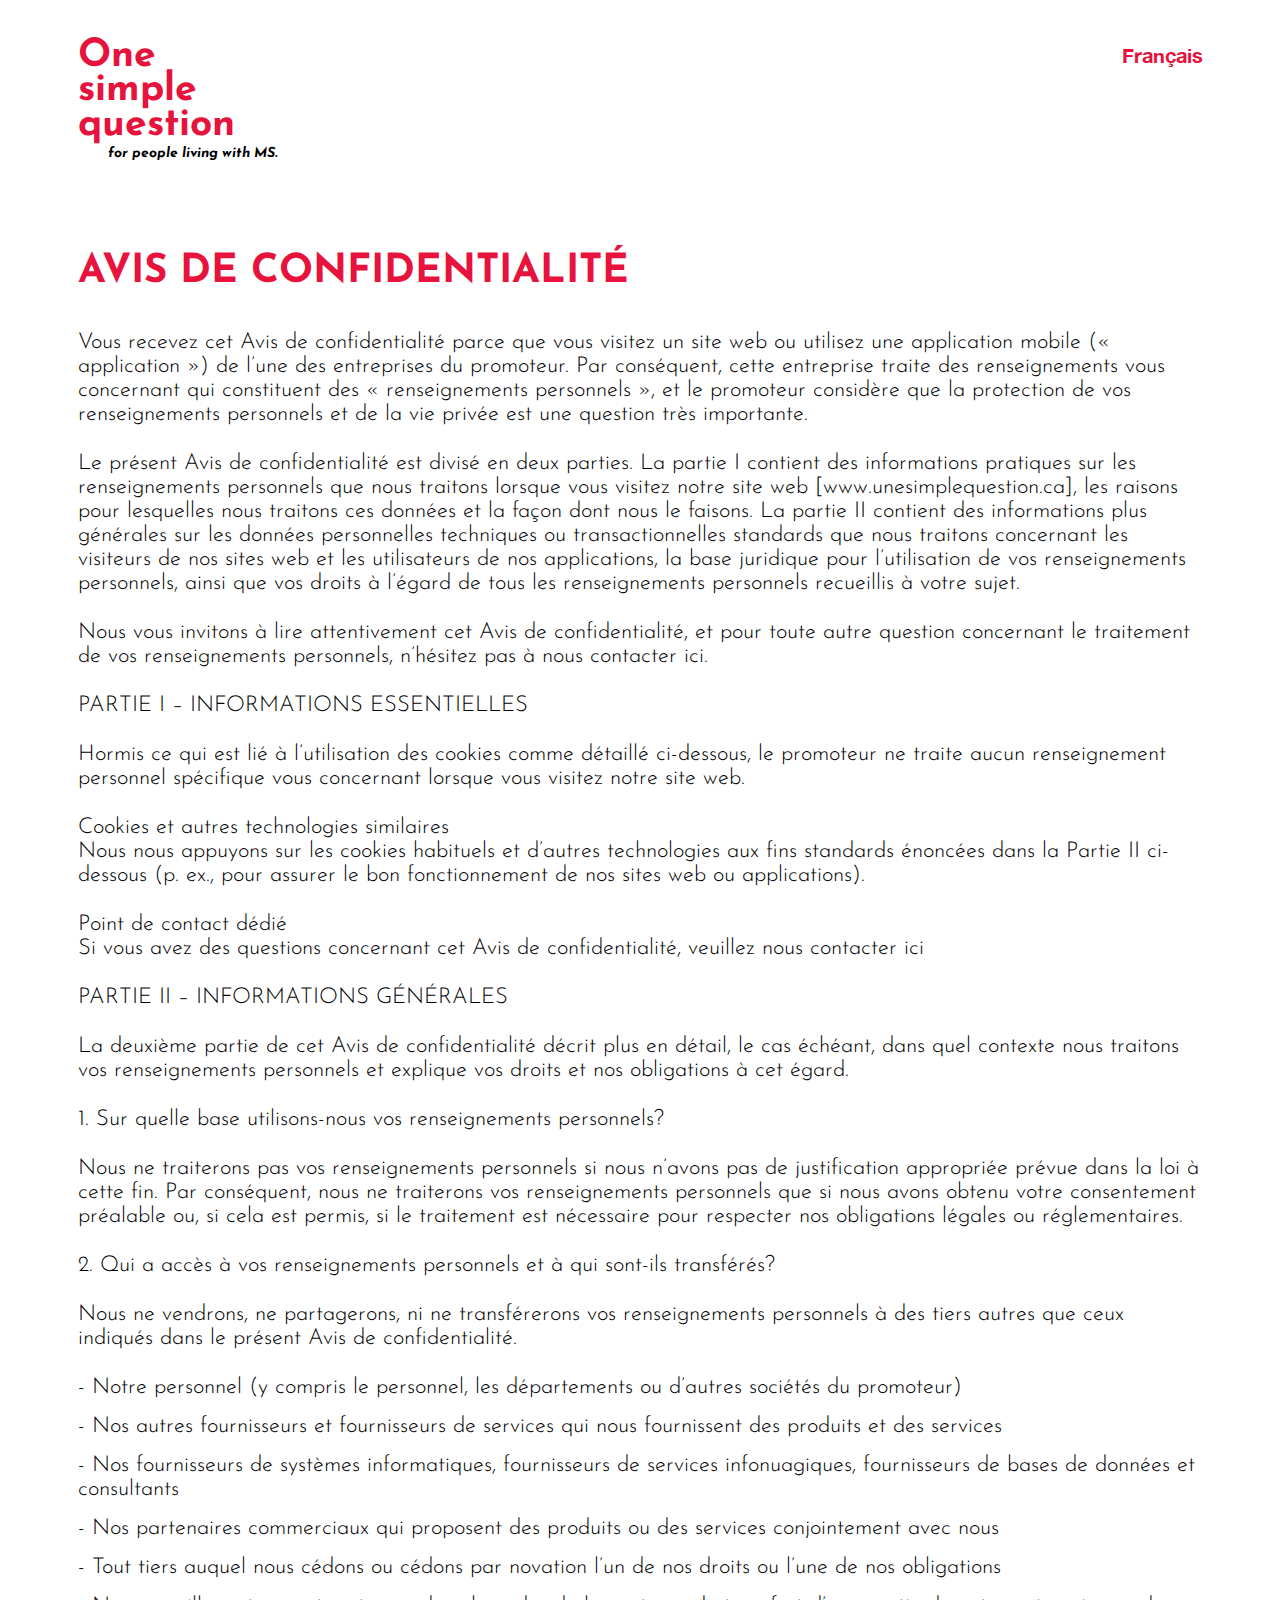
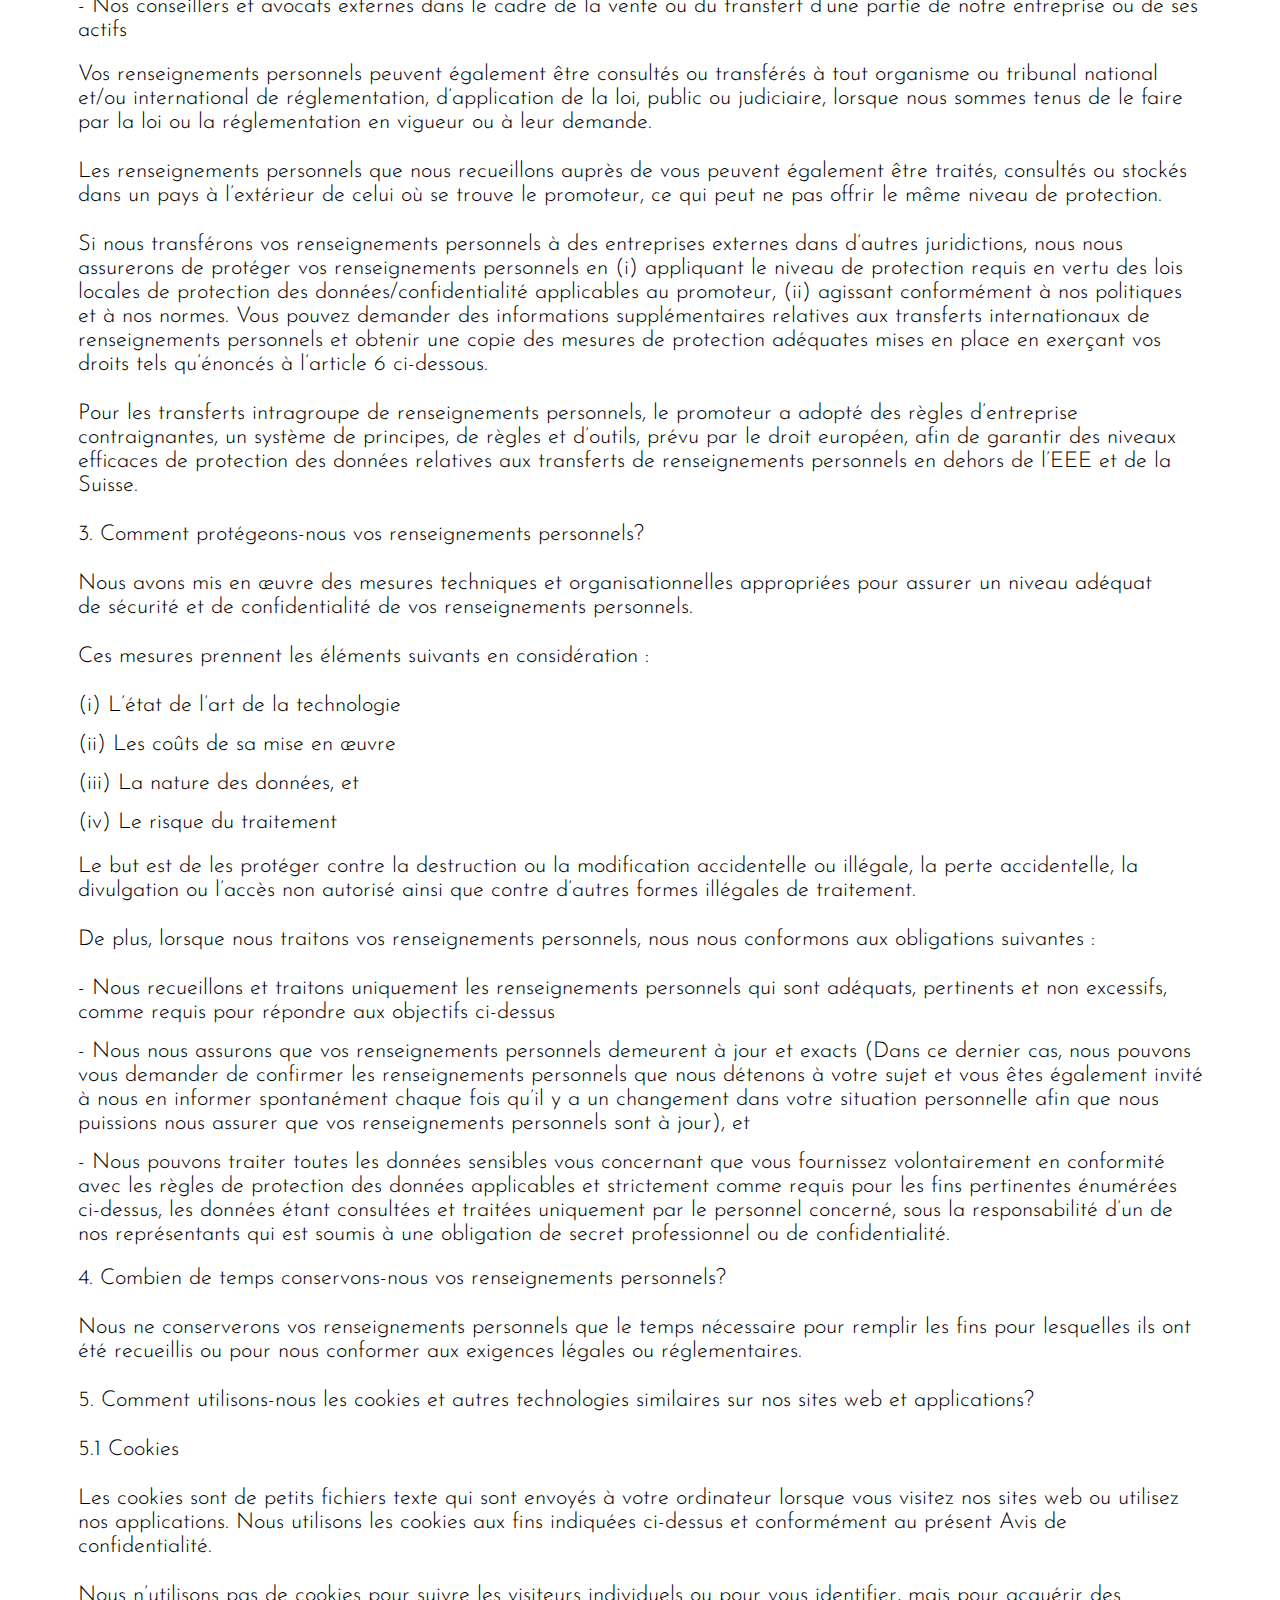
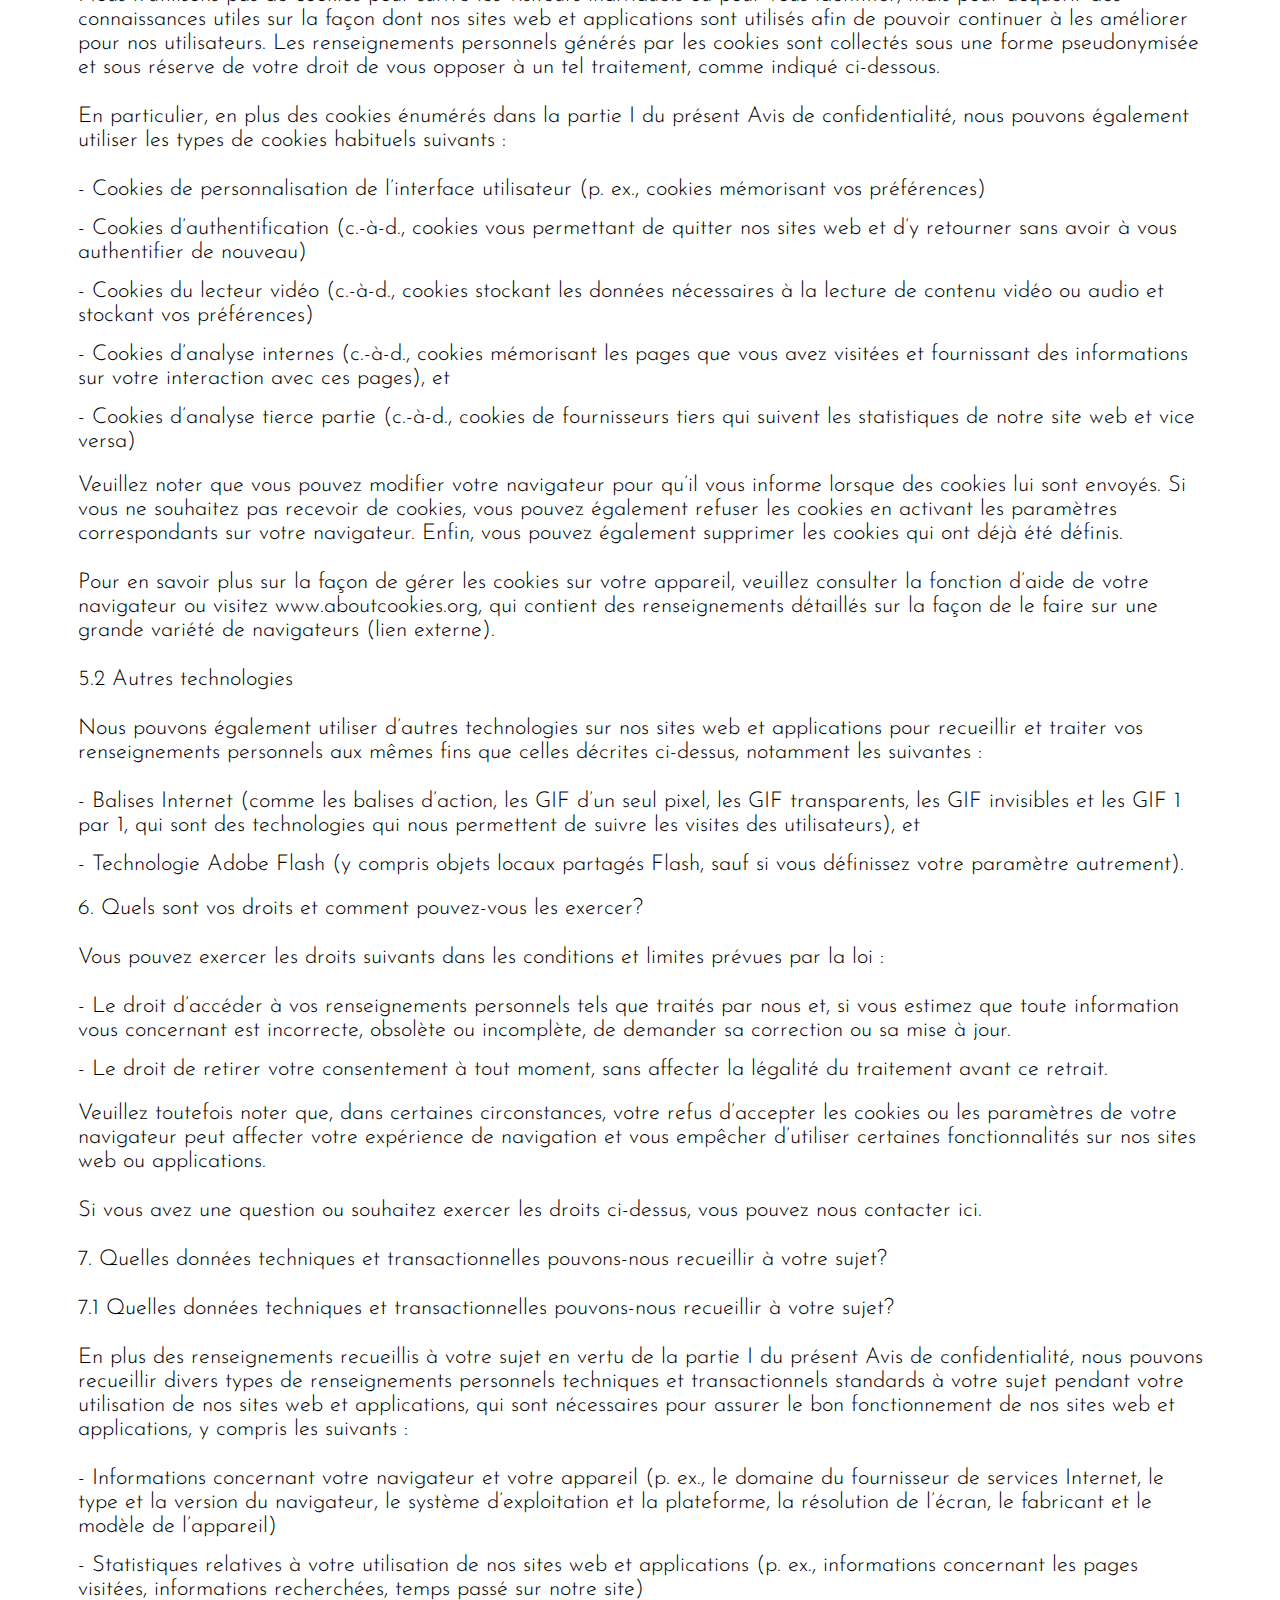
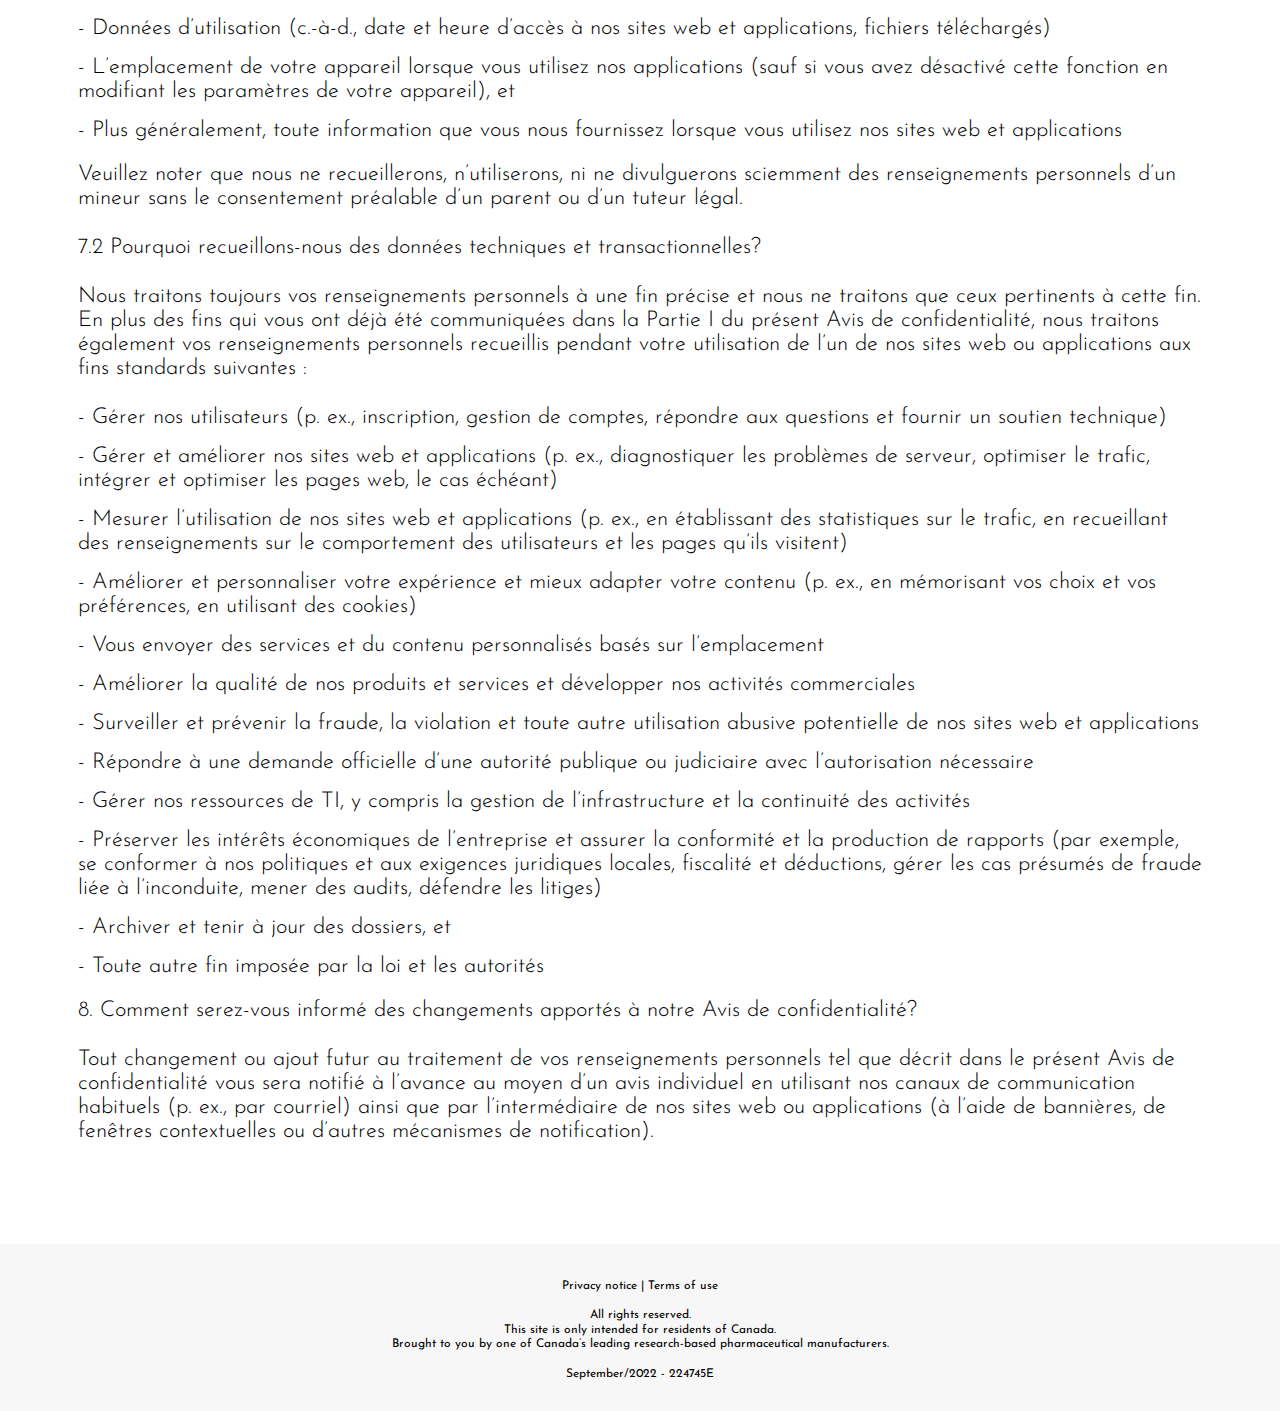
<file: french/privacy-notice.html>
<!DOCTYPE html>
<html lang="en">

<head>
    <meta charset="UTF-8">
    <meta http-equiv="X-UA-Compatible" content="IE=edge">
    <meta name="viewport" content="width=device-width, initial-scale=1.0">
    <title> AVIS DE CONFIDENTIALITÉ </title>
    <link rel="stylesheet" href="assets/css/bootstrap.min.css">
    <link rel="stylesheet" href="assets/css/style.css">
</head>

<body>
    <!-- start Header section -->
    <header>
        <div class="container">
            <div class="row">
                <div class="col">
                    <a href="#" class="logo text-red text-bold">
                        One <br> simple <br> question
                        <span class="text-italic text-black d-block">
                            for people living with MS.
                        </span>
                    </a>
                </div>
                <div class="col text-end">
                    <a href="#" class="language text-helvetica text-red">Français</a>
                </div>
            </div>
        </div>
    </header>
    <!-- end Header section -->

    <!-- start Privacy Notice section -->
    <section class="page-content">
        <div class="container">
            <h2 class="text-red text-bold text-uppercase">
                AVIS DE CONFIDENTIALITÉ
            </h2>
            <div>
                <p>
                    Vous recevez cet Avis de confidentialité parce que vous visitez un site web ou utilisez une
                    application mobile (« application ») de l’une des entreprises du promoteur. Par conséquent, cette
                    entreprise traite des renseignements vous concernant qui constituent des « renseignements personnels
                    », et le promoteur considère que la protection de vos renseignements personnels et de la vie privée
                    est une question très importante.
                </p>
                <p>
                    Le présent Avis de confidentialité est divisé en deux parties. La partie I contient des informations
                    pratiques sur les renseignements personnels que nous traitons lorsque vous visitez notre site web
                    [www.unesimplequestion.ca], les raisons pour lesquelles nous traitons ces données et la façon dont
                    nous le faisons. La partie II contient des informations plus générales sur les données personnelles
                    techniques ou transactionnelles standards que nous traitons concernant les visiteurs de nos sites
                    web et les utilisateurs de nos applications, la base juridique pour l’utilisation de vos
                    renseignements personnels, ainsi que vos droits à l’égard de tous les renseignements personnels
                    recueillis à votre sujet.
                </p>
                <p>
                    Nous vous invitons à lire attentivement cet Avis de confidentialité,
                    et pour toute autre question concernant le traitement de vos renseignements personnels, n’hésitez
                    pas à nous contacter ici.
                </p>
                <p class="text-uppercase">PARTIE I – INFORMATIONS ESSENTIELLES</p>

                <p>
                    Hormis ce qui est lié à l’utilisation des cookies comme détaillé ci-dessous, le promoteur ne traite
                    aucun renseignement personnel spécifique vous concernant lorsque vous visitez notre site web.
                </p>
                <p>
                    Cookies et autres technologies similaires <br>
                    Nous nous appuyons sur les cookies habituels et d’autres technologies aux fins standards énoncées
                    dans la Partie II ci-dessous (p. ex., pour assurer le bon fonctionnement de nos sites web ou
                    applications).
                </p>
                <p>
                    Point de contact dédié <br>
                    Si vous avez des questions concernant cet Avis de confidentialité, veuillez nous contacter ici
                </p>
                <p class="text-uppercase">
                    PARTIE II – INFORMATIONS GÉNÉRALES
                </p>
                <p>
                    La deuxième partie de cet Avis de confidentialité décrit plus en détail, le cas échéant, dans quel
                    contexte nous traitons vos renseignements personnels et explique vos droits et nos obligations
                    à cet égard.

                </p>
                <p>
                    1. Sur quelle base utilisons-nous vos renseignements personnels?
                </p>

                <p>
                    Nous ne traiterons pas vos renseignements personnels si nous n’avons pas de justification appropriée
                    prévue dans la loi à cette fin. Par conséquent, nous ne traiterons vos renseignements personnels que
                    si nous avons obtenu votre consentement préalable ou, si cela est permis, si le traitement est
                    nécessaire pour respecter nos obligations légales ou réglementaires.
                </p>

                <p>
                    2. Qui a accès à vos renseignements personnels et à qui sont-ils transférés?
                </p>

                <p>
                    Nous ne vendrons, ne partagerons, ni ne transférerons vos renseignements personnels à des tiers
                    autres que ceux indiqués dans le présent Avis de confidentialité.
                </p>

                <ul>
                    <li>
                        - Notre personnel (y compris le personnel, les départements ou d’autres sociétés du promoteur)
                    </li>

                    <li>
                        - Nos autres fournisseurs et fournisseurs de services qui nous fournissent des produits et des
                        services
                    </li>

                    <li>
                        - Nos fournisseurs de systèmes informatiques, fournisseurs de services infonuagiques,
                        fournisseurs de bases de données et consultants
                    </li>

                    <li>
                        - Nos partenaires commerciaux qui proposent des produits ou des services conjointement avec nous
                    </li>

                    <li>
                        - Tout tiers auquel nous cédons ou cédons par novation l’un de nos droits ou l’une de nos
                        obligations
                    </li>

                    <li>
                        - Nos conseillers et avocats externes dans le cadre de la vente ou du transfert d’une partie de
                        notre entreprise ou de ses actifs
                    </li>

                </ul>
                <p>
                    Vos renseignements personnels peuvent également être consultés ou transférés à tout organisme ou
                    tribunal national et/ou international de réglementation, d’application de la loi, public ou
                    judiciaire, lorsque nous sommes tenus de le faire par la loi ou la réglementation en vigueur ou à
                    leur demande.
                </p>

                <p>
                    Les renseignements personnels que nous recueillons auprès de vous peuvent également être traités,
                    consultés ou stockés dans un pays à l’extérieur de celui où se trouve le promoteur, ce qui peut ne
                    pas offrir le même niveau de protection.
                </p>

                <p>
                    Si nous transférons vos renseignements personnels à des entreprises externes dans d’autres
                    juridictions, nous nous assurerons de protéger vos renseignements personnels en (i) appliquant le
                    niveau de protection requis en vertu des lois locales de protection des données/confidentialité
                    applicables au promoteur, (ii) agissant conformément à nos politiques et à nos normes. Vous pouvez
                    demander des informations supplémentaires relatives aux transferts internationaux de renseignements
                    personnels et obtenir une copie des mesures de protection adéquates mises en place en exerçant vos
                    droits tels qu’énoncés à l’article 6 ci-dessous.
                </p>

                <p>
                    Pour les transferts intragroupe de renseignements personnels, le promoteur a adopté des règles
                    d’entreprise contraignantes, un système de principes, de règles et d’outils, prévu par le droit
                    européen, afin de garantir des niveaux efficaces de protection des données relatives aux transferts
                    de renseignements personnels en dehors de l’EEE et de la Suisse.
                </p>

                <p>
                    3. Comment protégeons-nous vos renseignements personnels?
                </p>
                <p>
                    Nous avons mis en œuvre des mesures techniques et organisationnelles appropriées pour assurer un
                    niveau adéquat <br>
                    de sécurité et de confidentialité de vos renseignements personnels.
                </p>
                <p>
                    Ces mesures prennent les éléments suivants en considération :
                </p>
                <ul>
                    <li>(i) L’état de l’art de la technologie</li>

                    <li>(ii) Les coûts de sa mise en œuvre</li>

                    <li>(iii) La nature des données, et</li>

                    <li>(iv) Le risque du traitement</li>
                </ul>
                <p>
                    Le but est de les protéger contre la destruction ou la modification accidentelle ou illégale, la
                    perte accidentelle, la divulgation ou l’accès non autorisé ainsi que contre d’autres formes
                    illégales de traitement.
                </p>
                <p>
                    De plus, lorsque nous traitons vos renseignements personnels, nous nous conformons aux obligations
                    suivantes :
                </p>
                <ul>
                    <li>- Nous recueillons et traitons uniquement les renseignements personnels qui sont adéquats,
                        pertinents et non excessifs, comme requis pour répondre aux objectifs ci-dessus</li>

                    <li>- Nous nous assurons que vos renseignements personnels demeurent à jour et exacts (Dans ce
                        dernier cas, nous pouvons vous demander de confirmer les renseignements personnels que nous
                        détenons à votre sujet et vous êtes également invité à nous en informer spontanément chaque fois
                        qu’il y a un changement dans votre situation personnelle afin que nous puissions nous assurer
                        que vos renseignements personnels sont à jour), et</li>

                    <li>- Nous pouvons traiter toutes les données sensibles vous concernant que vous fournissez
                        volontairement en conformité avec les règles de protection des données applicables et
                        strictement comme requis pour les fins pertinentes énumérées ci-dessus, les données étant
                        consultées et traitées uniquement par le personnel concerné, sous la responsabilité d’un de nos
                        représentants qui est soumis à une obligation de secret professionnel ou de confidentialité.
                    </li>

                </ul>
                <p>
                    4. Combien de temps conservons-nous vos renseignements personnels?
                </p>

                <p>
                    Nous ne conserverons vos renseignements personnels que le temps nécessaire pour remplir les fins
                    pour lesquelles ils ont été recueillis ou pour nous conformer aux exigences légales ou
                    réglementaires.
                </p>

                <p>
                    5. Comment utilisons-nous les cookies et autres technologies similaires sur nos sites web et
                    applications?
                </p>

                <p>
                    5.1 Cookies
                </p>

                <p>
                    Les cookies sont de petits fichiers texte qui sont envoyés à votre ordinateur lorsque vous visitez
                    nos sites web ou utilisez nos applications. Nous utilisons les cookies aux fins indiquées ci-dessus
                    et conformément au présent Avis de confidentialité.
                </p>
                <p>
                    Nous n’utilisons pas de cookies pour suivre les visiteurs individuels ou pour vous identifier, mais
                    pour acquérir des connaissances utiles sur la façon dont nos sites web et applications sont utilisés
                    afin de pouvoir continuer à les améliorer pour nos utilisateurs. Les renseignements personnels
                    générés par les cookies sont collectés sous une forme pseudonymisée et sous réserve de votre droit
                    de vous opposer à un tel traitement, comme indiqué ci-dessous.
                </p>
                <p>
                    En particulier, en plus des cookies énumérés dans la partie I du présent Avis de confidentialité,
                    nous pouvons également utiliser les types de cookies habituels suivants :
                </p>

                <ul>
                    <li>
                        - Cookies de personnalisation de l’interface utilisateur (p. ex., cookies mémorisant vos
                        préférences)
                    </li>

                    <li>
                        - Cookies d’authentification (c.-à-d., cookies vous permettant de quitter nos sites web et d’y
                        retourner sans avoir à vous authentifier de nouveau)
                    </li>

                    <li>
                        - Cookies du lecteur vidéo (c.-à-d., cookies stockant les données nécessaires à la lecture de
                        contenu vidéo ou audio et stockant vos préférences)
                    </li>

                    <li>
                        - Cookies d’analyse internes (c.-à-d., cookies mémorisant les pages que vous avez visitées et
                        fournissant des informations sur votre interaction avec ces pages), et
                    </li>

                    <li>
                        - Cookies d’analyse tierce partie (c.-à-d., cookies de fournisseurs tiers qui suivent les
                        statistiques de notre site web et vice versa)
                    </li>
                </ul>
                <p>
                    Veuillez noter que vous pouvez modifier votre navigateur pour qu’il vous informe lorsque des cookies
                    lui sont envoyés. Si vous ne souhaitez pas recevoir de cookies, vous pouvez également refuser les
                    cookies en activant les paramètres correspondants sur votre navigateur. Enfin, vous pouvez également
                    supprimer les cookies qui ont déjà été définis.
                </p>

                <p>
                    Pour en savoir plus sur la façon de gérer les cookies sur votre appareil, veuillez consulter la
                    fonction d’aide de votre navigateur ou visitez www.aboutcookies.org, qui contient des renseignements
                    détaillés sur la façon de le faire sur une grande variété de navigateurs (lien externe).
                </p>

                <p>
                    5.2 Autres technologies
                </p>

                <p>
                    Nous pouvons également utiliser d’autres technologies sur nos sites web et applications pour
                    recueillir et traiter vos renseignements personnels aux mêmes fins que celles décrites ci-dessus,
                    notamment les suivantes :
                </p>
                <ul>
                    <li>- Balises Internet (comme les balises d’action, les GIF d’un seul pixel, les GIF transparents,
                        les GIF invisibles et les GIF 1 par 1, qui sont des technologies qui nous permettent de suivre
                        les visites des utilisateurs), et</li>

                    <li>- Technologie Adobe Flash (y compris objets locaux partagés Flash, sauf si vous définissez votre
                        paramètre autrement). </li>
                </ul>
                <p>
                    6. Quels sont vos droits et comment pouvez-vous les exercer?
                </p>

                <p>
                    Vous pouvez exercer les droits suivants dans les conditions et limites prévues par la loi :
                </p>

                <ul>
                    <li>
                        - Le droit d’accéder à vos renseignements personnels tels que traités par nous et, si vous
                        estimez que toute information vous concernant est incorrecte, obsolète ou incomplète, de
                        demander sa correction ou sa mise à jour.
                    </li>

                    <li>
                        - Le droit de retirer votre consentement à tout moment, sans affecter la légalité du traitement
                        avant ce retrait.
                    </li>
                </ul>
                <p>
                    Veuillez toutefois noter que, dans certaines circonstances, votre refus d’accepter les cookies ou
                    les paramètres de votre navigateur peut affecter votre expérience de navigation et vous empêcher
                    d’utiliser certaines fonctionnalités sur nos sites web ou applications.
                </p>

                <p>
                    Si vous avez une question ou souhaitez exercer les droits ci-dessus, vous pouvez nous contacter ici.
                </p>

                <p>
                    7. Quelles données techniques et transactionnelles pouvons-nous recueillir à votre sujet?
                </p>

                <p>
                    7.1 Quelles données techniques et transactionnelles pouvons-nous recueillir à votre sujet?
                </p>

                <p>
                    En plus des renseignements recueillis à votre sujet en vertu de la partie I du présent Avis de
                    confidentialité, nous pouvons recueillir divers types de renseignements personnels techniques et
                    transactionnels standards à votre sujet pendant votre utilisation de nos sites web et applications,
                    qui sont nécessaires pour assurer le bon fonctionnement de nos sites web et applications, y compris
                    les suivants :
                </p>

                <ul>
                    <li>
                        - Informations concernant votre navigateur et votre appareil (p. ex., le domaine du fournisseur
                        de services Internet, le type et la version du navigateur, le système d’exploitation et la
                        plateforme, la résolution de l’écran, le fabricant et le modèle de l’appareil)
                    </li>

                    <li>
                        - Statistiques relatives à votre utilisation de nos sites web et applications (p. ex.,
                        informations concernant les pages visitées, informations recherchées, temps passé sur notre
                        site)
                    </li>

                    <li>
                        - Données d’utilisation (c.-à-d., date et heure d’accès à nos sites web et applications,
                        fichiers téléchargés)
                    </li>

                    <li>
                        - L’emplacement de votre appareil lorsque vous utilisez nos applications (sauf si vous avez
                        désactivé cette fonction en modifiant les paramètres de votre appareil), et
                    </li>

                    <li>
                        - Plus généralement, toute information que vous nous fournissez lorsque vous utilisez nos sites
                        web et applications
                    </li>


                </ul>
                <p>
                    Veuillez noter que nous ne recueillerons, n’utiliserons, ni ne divulguerons sciemment des
                    renseignements personnels d’un mineur sans le consentement préalable d’un parent ou d’un tuteur
                    légal.
                </p>

                <p>
                    7.2 Pourquoi recueillons-nous des données techniques et transactionnelles?
                </p>

                <p>
                    Nous traitons toujours vos renseignements personnels à une fin précise et nous ne traitons que ceux
                    pertinents à cette fin. En plus des fins qui vous ont déjà été communiquées dans la Partie I du
                    présent Avis de confidentialité, nous traitons également vos renseignements personnels recueillis
                    pendant votre utilisation de l’un de nos sites web ou applications aux fins standards suivantes :
                </p>

                <ul>
                    <li>
                        - Gérer nos utilisateurs (p. ex., inscription, gestion de comptes, répondre aux questions et
                        fournir un soutien technique)
                    </li>

                    <li>
                        - Gérer et améliorer nos sites web et applications (p. ex., diagnostiquer les problèmes de
                        serveur, optimiser le trafic, intégrer et optimiser les pages web, le cas échéant)
                    </li>

                    <li>
                        - Mesurer l’utilisation de nos sites web et applications (p. ex., en établissant des
                        statistiques sur le trafic, en recueillant des renseignements sur le comportement des
                        utilisateurs et les pages qu’ils visitent)
                    </li>

                    <li>
                        - Améliorer et personnaliser votre expérience et mieux adapter votre contenu (p. ex., en
                        mémorisant vos choix et vos préférences, en utilisant des cookies)
                    </li>

                    <li>
                        - Vous envoyer des services et du contenu personnalisés basés sur l’emplacement
                    </li>

                    <li>
                        - Améliorer la qualité de nos produits et services et développer nos activités commerciales
                    </li>

                    <li>
                        - Surveiller et prévenir la fraude, la violation et toute autre utilisation abusive potentielle
                        de nos sites web et applications
                    </li>

                    <li>
                        - Répondre à une demande officielle d’une autorité publique ou judiciaire avec l’autorisation
                        nécessaire
                    </li>

                    <li>
                        - Gérer nos ressources de TI, y compris la gestion de l’infrastructure et la continuité des
                        activités
                    </li>

                    <li>
                        - Préserver les intérêts économiques de l’entreprise et assurer la conformité et la production
                        de rapports (par exemple, se conformer à nos politiques et aux exigences juridiques locales,
                        fiscalité et déductions, gérer les cas présumés de fraude liée à l’inconduite, mener des audits,
                        défendre les litiges)
                    </li>

                    <li>
                        - Archiver et tenir à jour des dossiers, et
                    </li>

                    <li>
                        - Toute autre fin imposée par la loi et les autorités
                    </li>
                </ul>
                <p>
                    8. Comment serez-vous informé des changements apportés à notre Avis de confidentialité?
                </p>
                <p>
                    Tout changement ou ajout futur au traitement de vos renseignements personnels tel que décrit dans le présent Avis de confidentialité vous sera notifié à l’avance au moyen d’un avis individuel en utilisant nos canaux de communication habituels (p. ex., par courriel) ainsi que par l’intermédiaire de nos sites web ou applications (à l’aide de bannières, de fenêtres contextuelles ou d’autres mécanismes de notification).
                </p>

            </div>
        </div>
    </section>
    <!-- end Privacy Notice section -->

    <footer>
        <div class="container text-center">
            <div class="mb-4">
                <a href="#">
                    Privacy notice
                </a>
                |
                <a href="#">
                    Terms of use
                </a>
            </div>


            <p>
                All rights reserved.
            </p>
            <p>
                This site is only intended for residents of Canada.
            </p>
            <p class="mb-4">
                Brought to you by one of Canada’s leading research-based pharmaceutical manufacturers.
            </p>

            <p>
                September/2022 - 224745E
            </p>
        </div>
    </footer>

    <script src="assets/js/bootstrap.bundle.min.js"></script>
</body>

</html>
</file>
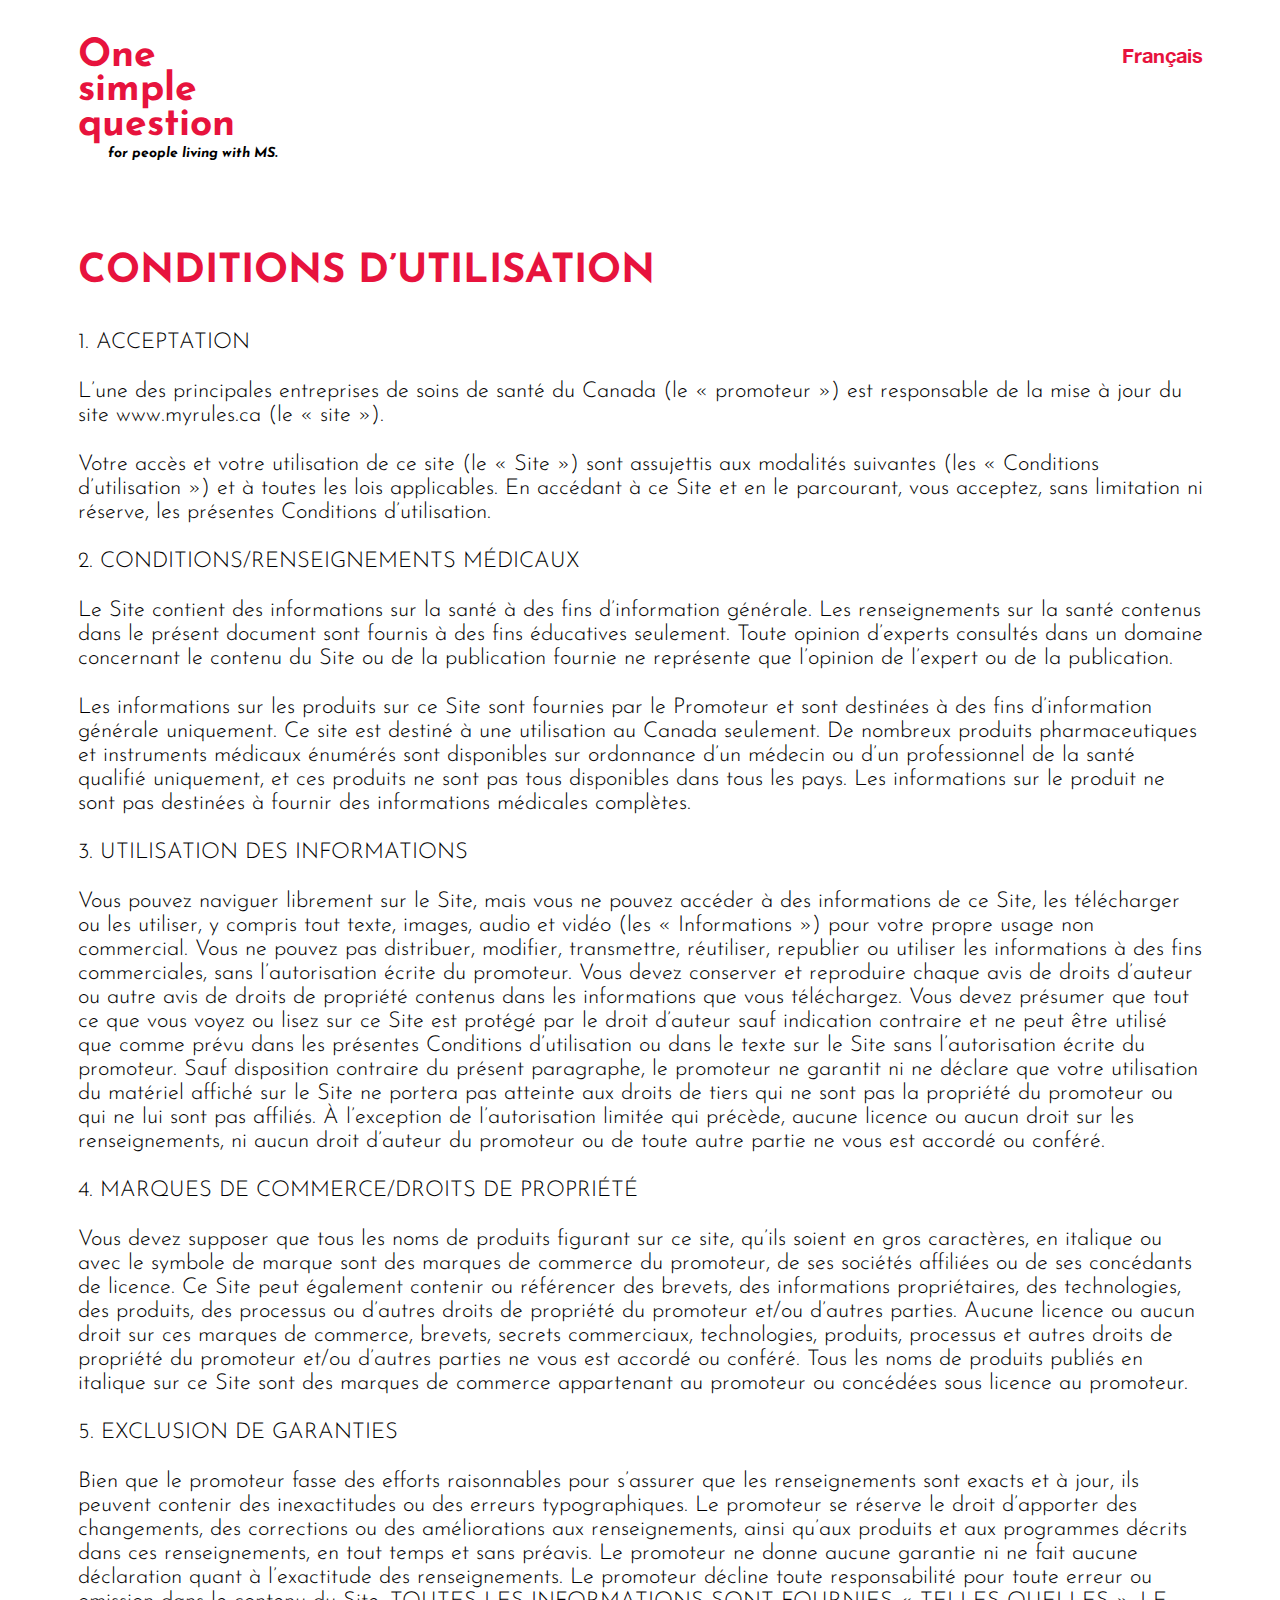
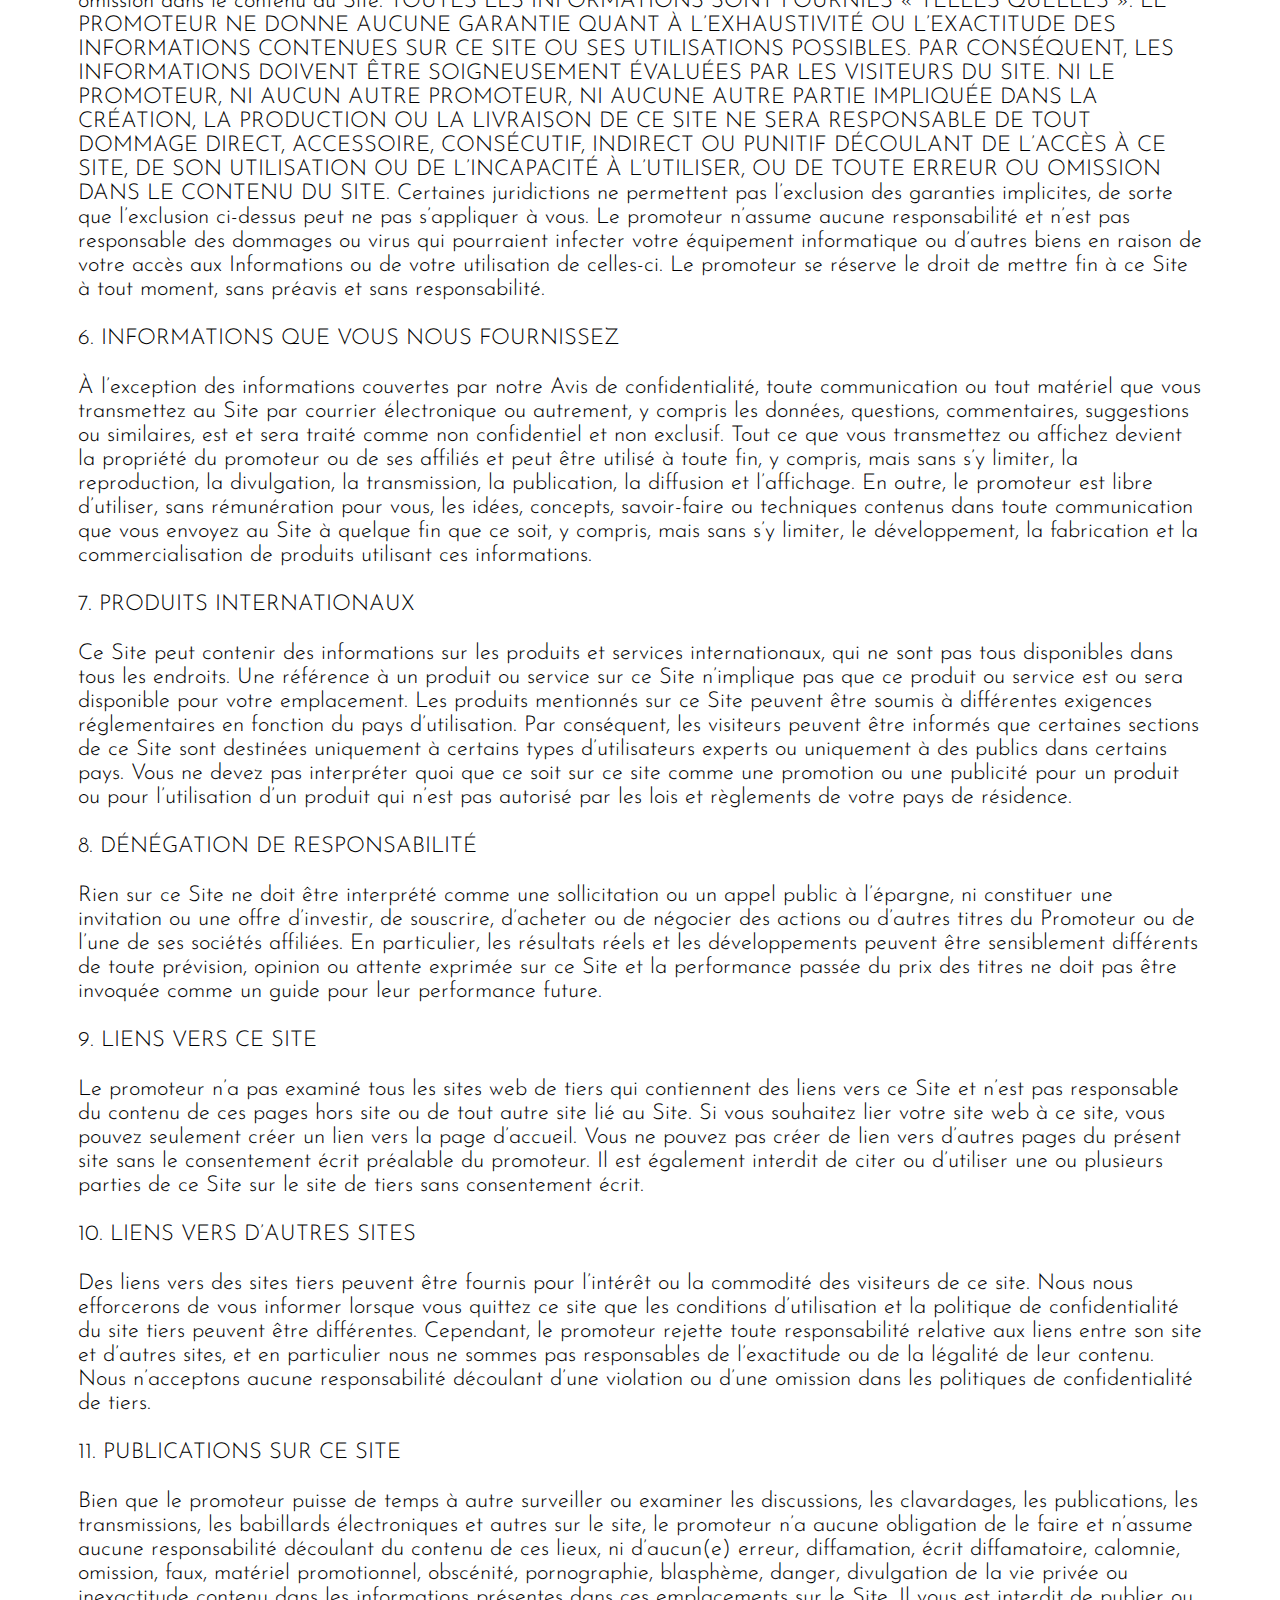
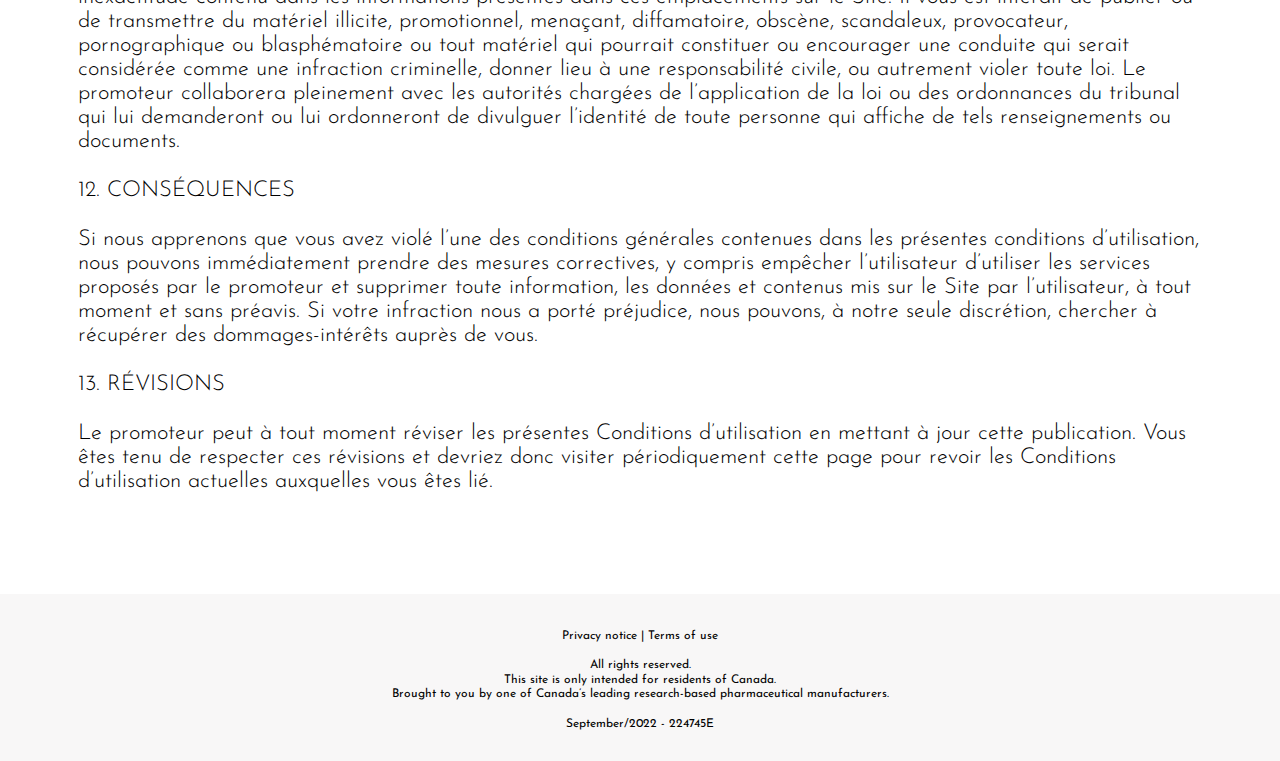
<file: french/terms-of-use.html>
<!DOCTYPE html>
<html lang="en">

<head>
    <meta charset="UTF-8">
    <meta http-equiv="X-UA-Compatible" content="IE=edge">
    <meta name="viewport" content="width=device-width, initial-scale=1.0">
    <title> CONDITIONS D’UTILISATION </title>
    <link rel="stylesheet" href="assets/css/bootstrap.min.css">
    <link rel="stylesheet" href="assets/css/style.css">
</head>

<body>
    <!-- start Header section -->
    <header>
        <div class="container">
            <div class="row">
                <div class="col">
                    <a href="#" class="logo text-red text-bold">
                        One <br> simple <br> question
                        <span class="text-italic text-black d-block">
                            for people living with MS.
                        </span>
                    </a>
                </div>
                <div class="col text-end">
                    <a href="#" class="language text-helvetica text-red">Français</a>
                </div>
            </div>
        </div>
    </header>
    <!-- end Header section -->

    <!-- start Privacy Notice section -->
    <section class="page-content">
        <div class="container">
            <h2 class="text-red text-bold text-uppercase">
                CONDITIONS D’UTILISATION
            </h2>
            <div>
                <p class="text-uppercase">
                    1. ACCEPTATION
                </p>
                <p>L’une des principales entreprises de soins de santé du Canada (le « promoteur ») est responsable de
                    la mise à jour du site www.myrules.ca (le « site »).</p>

                <p>Votre accès et votre utilisation de ce site (le « Site ») sont assujettis aux modalités suivantes
                    (les « Conditions d’utilisation ») et à toutes les lois applicables. En accédant à ce Site et en le
                    parcourant, vous acceptez, sans limitation ni réserve, les présentes Conditions d’utilisation.
                </p>

                <p class="text-uppercase">
                    2. CONDITIONS/RENSEIGNEMENTS MÉDICAUX
                </p>

                <p>
                    Le Site contient des informations sur la santé à des fins d’information générale. Les renseignements
                    sur la santé contenus dans le présent document sont fournis à des fins éducatives seulement. Toute
                    opinion d’experts consultés dans un domaine concernant le contenu du Site ou de la publication
                    fournie ne représente que l’opinion de l’expert ou de la publication.
                </p>

                <p>
                    Les informations sur les produits sur ce Site sont fournies par le Promoteur et sont destinées à des
                    fins d’information générale uniquement. Ce site est destiné à une utilisation au Canada seulement.
                    De nombreux produits pharmaceutiques et instruments médicaux énumérés sont disponibles sur
                    ordonnance d’un médecin ou d’un professionnel de la santé qualifié uniquement, et ces produits ne
                    sont pas tous disponibles dans tous les pays. Les informations sur le produit ne sont pas destinées
                    à fournir des informations médicales complètes.
                </p>


                <p class="text-uppercase">
                    3. UTILISATION DES INFORMATIONS
                </p>
                <p>
                    Vous pouvez naviguer librement sur le Site, mais vous ne pouvez accéder à des informations de ce
                    Site, les télécharger ou les utiliser, y compris tout texte, images, audio et vidéo (les «
                    Informations ») pour votre propre usage non commercial. Vous ne pouvez pas distribuer, modifier,
                    transmettre, réutiliser, republier ou utiliser les informations à des fins commerciales, sans
                    l’autorisation écrite du promoteur. Vous devez conserver et reproduire chaque avis de droits
                    d’auteur ou autre avis de droits de propriété contenus dans les informations que vous téléchargez.
                    Vous devez présumer que tout ce que vous voyez ou lisez sur ce Site est protégé par le droit
                    d’auteur sauf indication contraire et ne peut être utilisé que comme prévu dans les présentes
                    Conditions d’utilisation ou dans le texte sur le Site sans l’autorisation écrite du promoteur. Sauf
                    disposition contraire du présent paragraphe, le promoteur ne garantit ni ne déclare que votre
                    utilisation du matériel affiché sur le Site ne portera pas atteinte aux droits de tiers qui ne sont
                    pas la propriété du promoteur ou qui ne lui sont pas affiliés. À l’exception de l’autorisation
                    limitée qui précède, aucune licence ou aucun droit sur les renseignements, ni aucun droit d’auteur
                    du promoteur ou de toute autre partie ne vous est accordé ou conféré.

                </p>
                <p class="text-uppercase">
                    4. MARQUES DE COMMERCE/DROITS DE PROPRIÉTÉ
                </p>
                <p>
                    Vous devez supposer que tous les noms de produits figurant sur ce site, qu’ils soient en gros
                    caractères, en italique ou avec le symbole de marque sont des marques de commerce du promoteur, de
                    ses sociétés affiliées ou de ses concédants de licence. Ce Site peut également contenir ou
                    référencer des brevets, des informations propriétaires, des technologies, des produits, des
                    processus ou d’autres droits de propriété du promoteur et/ou d’autres parties. Aucune licence ou
                    aucun droit sur ces marques de commerce, brevets, secrets commerciaux, technologies, produits,
                    processus et autres droits de propriété du promoteur et/ou d’autres parties ne vous est accordé ou
                    conféré. Tous les noms de produits publiés en italique sur ce Site sont des marques de commerce
                    appartenant au promoteur ou concédées sous licence au promoteur.
                </p>
                <p class="text-uppercase">
                    5. EXCLUSION DE GARANTIES
                </p>
                <p>
                    Bien que le promoteur fasse des efforts raisonnables pour s’assurer que les renseignements sont
                    exacts et à jour, ils peuvent contenir des inexactitudes ou des erreurs typographiques. Le promoteur
                    se réserve le droit d’apporter des changements, des corrections ou des améliorations aux
                    renseignements, ainsi qu’aux produits et aux programmes décrits dans ces renseignements, en tout
                    temps et sans préavis. Le promoteur ne donne aucune garantie ni ne fait aucune déclaration quant à
                    l’exactitude des renseignements. Le promoteur décline toute responsabilité pour toute erreur ou
                    omission dans le contenu du Site. TOUTES LES INFORMATIONS SONT FOURNIES « TELLES QUELLES ». LE
                    PROMOTEUR NE DONNE AUCUNE GARANTIE QUANT À L’EXHAUSTIVITÉ OU L’EXACTITUDE DES INFORMATIONS CONTENUES
                    SUR CE SITE OU SES UTILISATIONS POSSIBLES. PAR CONSÉQUENT, LES INFORMATIONS DOIVENT ÊTRE
                    SOIGNEUSEMENT ÉVALUÉES PAR LES VISITEURS DU SITE. NI LE PROMOTEUR, NI AUCUN AUTRE PROMOTEUR, NI
                    AUCUNE AUTRE PARTIE IMPLIQUÉE DANS LA CRÉATION, LA PRODUCTION OU LA LIVRAISON DE CE SITE NE SERA
                    RESPONSABLE DE TOUT DOMMAGE DIRECT, ACCESSOIRE, CONSÉCUTIF, INDIRECT OU PUNITIF DÉCOULANT DE L’ACCÈS
                    À CE SITE, DE SON UTILISATION OU DE L’INCAPACITÉ À L’UTILISER, OU DE TOUTE ERREUR OU OMISSION DANS
                    LE CONTENU DU SITE. Certaines juridictions ne permettent pas l’exclusion des garanties implicites,
                    de sorte que l’exclusion ci-dessus peut ne pas s’appliquer à vous. Le promoteur n’assume aucune
                    responsabilité et n’est pas responsable des dommages ou virus qui pourraient infecter votre
                    équipement informatique ou d’autres biens en raison de votre accès aux Informations ou de votre
                    utilisation de celles-ci. Le promoteur se réserve le droit de mettre fin à ce Site à tout moment,
                    sans préavis et sans responsabilité.
                </p>
                <p class="text-uppercase">
                    6. INFORMATIONS QUE VOUS NOUS FOURNISSEZ
                </p>
                <p>
                    À l’exception des informations couvertes par notre Avis de confidentialité, toute communication ou
                    tout matériel que vous transmettez au Site par courrier électronique ou autrement, y compris les
                    données, questions, commentaires, suggestions ou similaires, est et sera traité comme non
                    confidentiel et non exclusif. Tout ce que vous transmettez ou affichez devient la propriété du
                    promoteur ou de ses affiliés et peut être utilisé à toute fin, y compris, mais sans s’y limiter, la
                    reproduction, la divulgation, la transmission, la publication, la diffusion et l’affichage. En
                    outre, le promoteur est libre d’utiliser, sans rémunération pour vous, les idées, concepts,
                    savoir-faire ou techniques contenus dans toute communication que vous envoyez au Site à quelque fin
                    que ce soit, y compris, mais sans s’y limiter, le développement, la fabrication et la
                    commercialisation de produits utilisant ces informations.

                </p>

                <p class="text-uppercase">
                    7. PRODUITS INTERNATIONAUX
                </p>

                <p>
                    Ce Site peut contenir des informations sur les produits et services internationaux, qui ne sont pas
                    tous disponibles dans tous les endroits. Une référence à un produit ou service sur ce Site
                    n’implique pas que ce produit ou service est ou sera disponible pour votre emplacement. Les produits
                    mentionnés sur ce Site peuvent être soumis à différentes exigences réglementaires en fonction du
                    pays d’utilisation. Par conséquent, les visiteurs peuvent être informés que certaines sections de ce
                    Site sont destinées uniquement à certains types d’utilisateurs experts ou uniquement à des publics
                    dans certains pays. Vous ne devez pas interpréter quoi que ce soit sur ce site comme une promotion
                    ou une publicité pour un produit ou pour l’utilisation d’un produit qui n’est pas autorisé par les
                    lois et règlements de votre pays de résidence.
                </p>

                <p class="text-uppercase">
                    8. DÉNÉGATION DE RESPONSABILITÉ
                </p>

                <p>
                    Rien sur ce Site ne doit être interprété comme une sollicitation ou un appel public à l’épargne, ni
                    constituer une invitation ou une offre d’investir, de souscrire, d’acheter ou de négocier des
                    actions ou d’autres titres du Promoteur ou de l’une de ses sociétés affiliées. En particulier, les
                    résultats réels et les développements peuvent être sensiblement différents de toute prévision,
                    opinion ou attente exprimée sur ce Site et la performance passée du prix des titres ne doit pas être
                    invoquée comme un guide pour leur performance future.
                </p>

                <p class="text-uppercase">
                    9. LIENS VERS CE SITE
                </p>

                <p>
                    Le promoteur n’a pas examiné tous les sites web de tiers qui contiennent des liens vers ce Site et
                    n’est pas responsable du contenu de ces pages hors site ou de tout autre site lié au Site. Si vous
                    souhaitez lier votre site web à ce site, vous pouvez seulement créer un lien vers la page d’accueil.
                    Vous ne pouvez pas créer de lien vers d’autres pages du présent site sans le consentement écrit
                    préalable du promoteur. Il est également interdit de citer ou d’utiliser une ou plusieurs parties de
                    ce Site sur le site de tiers sans consentement écrit.

                </p>

                <p class="text-uppercase">
                    10. LIENS VERS D’AUTRES SITES
                </p>

                <p>
                    Des liens vers des sites tiers peuvent être fournis pour l’intérêt ou la commodité des visiteurs de
                    ce site. Nous nous efforcerons de vous informer lorsque vous quittez ce site que les conditions
                    d’utilisation et la politique de confidentialité du site tiers peuvent être différentes. Cependant,
                    le promoteur rejette toute responsabilité relative aux liens entre son site et d’autres sites, et en
                    particulier nous ne sommes pas responsables de l’exactitude ou de la légalité de leur contenu. Nous
                    n’acceptons aucune responsabilité découlant d’une violation ou d’une omission dans les politiques de
                    confidentialité de tiers.
                </p>


                <p class="text-uppercase">
                    11. PUBLICATIONS SUR CE SITE
                </p>

                <p>
                    Bien que le promoteur puisse de temps à autre surveiller ou examiner les discussions, les
                    clavardages, les publications, les transmissions, les babillards électroniques et autres sur le
                    site, le promoteur n’a aucune obligation de le faire et n’assume aucune responsabilité découlant du
                    contenu de ces lieux, ni d’aucun(e) erreur, diffamation, écrit diffamatoire, calomnie, omission,
                    faux, matériel promotionnel, obscénité, pornographie, blasphème, danger, divulgation de la vie
                    privée ou inexactitude contenu dans les informations présentes dans ces emplacements sur le Site. Il
                    vous est interdit de publier ou de transmettre du matériel illicite, promotionnel, menaçant,
                    diffamatoire, obscène, scandaleux, provocateur, pornographique ou blasphématoire ou tout matériel
                    qui pourrait constituer ou encourager une conduite qui serait considérée comme une infraction
                    criminelle, donner lieu à une responsabilité civile, ou autrement violer toute loi. Le promoteur
                    collaborera pleinement avec les autorités chargées de l’application de la loi ou des ordonnances du
                    tribunal qui lui demanderont ou lui ordonneront de divulguer l’identité de toute personne qui
                    affiche de tels renseignements ou documents.
                </p>

                <p class="text-uppercase">
                    12. CONSÉQUENCES
                </p>

                <p>
                    Si nous apprenons que vous avez violé l’une des conditions générales contenues dans les présentes
                    conditions d’utilisation, nous pouvons immédiatement prendre des mesures correctives, y compris
                    empêcher l’utilisateur d’utiliser les services proposés par le promoteur et supprimer toute
                    information, les données et contenus mis sur le Site par l’utilisateur, à tout moment et sans
                    préavis. Si votre infraction nous a porté préjudice, nous pouvons, à notre seule discrétion,
                    chercher à récupérer des dommages-intérêts auprès de vous.

                </p>

                <p class="text-uppercase">
                    13. RÉVISIONS
                </p>

                <p>
                    Le promoteur peut à tout moment réviser les présentes Conditions d’utilisation en mettant à jour
                    cette publication. Vous êtes tenu de respecter ces révisions et devriez donc visiter périodiquement
                    cette page pour revoir les Conditions d’utilisation actuelles auxquelles vous êtes lié.
                </p>
            </div>
        </div>
    </section>
    <!-- end Privacy Notice section -->

    <footer>
        <div class="container text-center">
            <div class="mb-4">
                <a href="#">
                    Privacy notice
                </a>
                |
                <a href="#">
                    Terms of use
                </a>
            </div>


            <p>
                All rights reserved.
            </p>
            <p>
                This site is only intended for residents of Canada.
            </p>
            <p class="mb-4">
                Brought to you by one of Canada’s leading research-based pharmaceutical manufacturers.
            </p>

            <p>
                September/2022 - 224745E
            </p>
        </div>
    </footer>

    <script src="assets/js/bootstrap.bundle.min.js"></script>
</body>

</html>
</file>
<file: english/assets/css/style.css>
@import"https://fonts.googleapis.com/css2?family=Josefin+Sans:ital,wght@0,300;0,400;0,700;1,700&display=swap";@font-face{font-family:"Avenir";src:url("../fonts/Avenir-Light.woff2") format("woff2"),url("../fonts/Avenir-Light.woff") format("woff");font-weight:300;font-style:normal;font-display:swap}@font-face{font-family:"Helvetica Neue";src:url("../fonts/HelveticaNeue-Bold.woff2") format("woff2"),url("../fonts/HelveticaNeue-Bold.woff") format("woff");font-weight:bold;font-style:normal;font-display:swap}html{font-size:10px;line-height:1.15}body{font-family:"Josefin Sans",sans-serif;color:#000;font-weight:400;font-size:1.2rem}a{display:inline-block;text-decoration:none}h1,h2,h3,h4,h5,h6{margin-bottom:0;font-weight:700}p{margin-bottom:0}img{max-width:100%;display:inline-block}ul{list-style:none;padding:0;margin:0}label{cursor:pointer}sup{top:-0.185em}.btn-close:focus{box-shadow:none}.text-black{color:#000}.bg-black{background-color:#000}.text-red{color:#e7133d}.bg-red{background-color:#e7133d}.text-helvetica{font-family:"Helvetica Neue"}.text-light{font-weight:300}.text-normal{font-weight:400}.text-medium{font-weight:500}.text-semibold{font-weight:600}.text-bold{font-weight:700}.font-weight-black{font-weight:900}.text-italic{font-style:italic}.opacity-point-1{opacity:.1}.opacity-point-15{opacity:.15}.opacity-point-2{opacity:.2}.opacity-point-3{opacity:.3}.opacity-point-4{opacity:.4}.opacity-point-5{opacity:.5}.opacity-point-6{opacity:.6}.opacity-point-7{opacity:.7}.opacity-point-8{opacity:.8}.opacity-point-9{opacity:.9}.border{border:0 !important;position:relative}.border::before,.border::after{position:absolute;content:" ";height:2px;width:164px;border-radius:5px;background-color:#e7133d;left:50%;transform:translateX(-50%)}.border.horizontal-top::before{top:0}.border.horizontal-bottom::after{bottom:0}header .container{padding-top:22px}@media(min-width: 576px){header .container{padding-top:3rem}}@media(min-width: 768px){header .container{padding-top:4rem}}header a.logo{font-size:24px;line-height:.925}@media(min-width: 576px){header a.logo{font-size:3rem}}@media(min-width: 1200px){header a.logo{font-size:3.9rem;line-height:.88}}header a.logo span{font-size:.8rem;padding-left:18px;margin-top:3px}@media(min-width: 576px){header a.logo span{font-size:1rem}}@media(min-width: 1200px){header a.logo span{font-size:1.4rem;padding-left:30px;margin-top:5px}}header a.language{font-size:1.2rem}@media(min-width: 576px){header a.language{font-size:1.6rem}}@media(min-width: 1200px){header a.language{font-size:2rem}}#banner{background:url("../images/banners/welcome-mobile-banner.jpg") no-repeat scroll center center/cover;padding-top:150px}@media(min-width: 576px)and (max-width: 1199.98px){#banner{background:#e4e9ed;padding-top:205px}}@media(min-width: 1200px){#banner{background:url("../images/banners/welcome-banner.jpg");background-position-x:right;background-position-y:bottom;background-size:cover;background-repeat:no-repeat;padding-top:230px}}@media(min-width: 1850px){#banner{padding-top:330px}}@media(min-width: 2350px){#banner{padding-top:400px}}#banner .banner-content{max-width:350px;margin-left:auto;margin-right:auto}@media(min-width: 576px){#banner .banner-content{max-width:510px}}@media(min-width: 1200px){#banner .banner-content{margin-left:0}}#banner .banner-content p{font-size:22px;line-height:24px}@media(min-width: 576px){#banner .banner-content p{font-size:30px;line-height:1}}@media(min-width: 768px){#banner .banner-content p{font-size:30px;line-height:30px}}#banner .banner-content>p:last-child{padding-bottom:390px}@media(min-width: 576px)and (max-width: 991.98px){#banner .banner-content>p:last-child{padding-bottom:120px}}@media(min-width: 992px){#banner .banner-content>p:last-child{padding-bottom:180px}}@media(min-width: 1200px){#banner .banner-content>p:last-child{padding-bottom:135px}}@media(min-width: 1850px){#banner .banner-content>p:last-child{padding-bottom:235px}}@media(min-width: 2350px){#banner .banner-content>p:last-child{padding-bottom:300px}}#banner .banner-content h2{font-size:50px;line-height:48px;margin-bottom:35px}@media(min-width: 576px){#banner .banner-content h2{font-size:78px;line-height:1}}#banner.welcome-banner .banner-content>p:first-child{margin-bottom:35px}@media(min-width: 576px){#banner.welcome-banner .banner-content>p:first-child{max-width:425px;margin-left:auto;margin-right:auto}}@media(min-width: 768px){#banner.welcome-banner .banner-content>p:first-child{max-width:430px}}#banner.welcome-banner .banner-content>p:last-child>span:first-child{font-size:26px}@media(min-width: 576px){#banner.welcome-banner .banner-content>p:last-child>span:first-child{font-size:34px;line-height:36px}}#banner.welcome-banner-2{background:url("../images/banners/banner-mobile-2.jpg") no-repeat scroll 100% 0/cover}@media(min-width: 450px){#banner.welcome-banner-2{background:#d3ebf5}}@media(min-width: 1200px){#banner.welcome-banner-2{padding-top:250px;background:#d3ebf7 url("../images/banners/banner-2.jpg") no-repeat scroll right bottom/auto 100%}}#banner.welcome-banner-2 .banner-content{max-width:550px}#banner.welcome-banner-2 .banner-content h2{font-size:4.5rem;margin-bottom:3rem}@media(min-width: 1200px){#banner.welcome-banner-2 .banner-content h2{font-size:5rem}}@media(min-width: 450px){#banner.welcome-banner-2 .banner-content p{padding-bottom:80px}}@media(min-width: 1200px){#banner.welcome-banner-2 .banner-content p{padding-bottom:150px}}#banner+section{position:relative;background:url("../images/discussion-mobile-bg.jpg") no-repeat scroll center center/cover}@media(min-width: 768px)and (max-width: 991px){#banner+section{background:#d1ecf8}}@media(min-width: 992px){#banner+section{background:url("../images/discussion-bg.jpg") no-repeat scroll -175px 100%/cover}}@media(min-width: 1200px){#banner+section{background-position:-100px 100%}}@media(min-width: 1350px){#banner+section{background-position:0 100%}}@media(min-width: 1500px)and (max-width: 1800px){#banner+section{background-position:-95px 100%}}#banner+section .container{padding-top:40px;padding-bottom:400px}@media(min-width: 576px){#banner+section .container{padding-bottom:500px}}@media(min-width: 768px)and (max-width: 991px){#banner+section .container{padding-bottom:70px}}@media(min-width: 992px){#banner+section .container{padding-bottom:110px;padding-top:7.7rem}}@media(min-width: 1500px){#banner+section .container{padding-bottom:20rem;padding-top:18rem}}@media(min-width: 1950px){#banner+section .container{padding-bottom:25rem;padding-top:22rem}}@media(min-width: 2150px){#banner+section .container{padding-bottom:28rem;padding-top:25rem}}@media(min-width: 2300px){#banner+section .container{padding-bottom:30rem;padding-top:30rem}}@media(min-width: 2450px){#banner+section .container{padding-bottom:34rem;padding-top:34rem}}@media(min-width: 2600px){#banner+section .container{padding-bottom:38rem;padding-top:38rem}}@media(min-width: 2750px){#banner+section .container{padding-bottom:41rem;padding-top:41rem}}@media(min-width: 2900px){#banner+section .container{padding-bottom:45rem;padding-top:45rem}}#banner+section p{font-size:2.2rem;line-height:1.095;margin-bottom:3rem}@media(min-width: 992px){#banner+section p{font-size:3rem;margin-bottom:6rem}}#banner+section h3{font-size:3rem;line-height:1.1;padding-top:1.5rem;padding-bottom:1.5rem}@media(min-width: 768px){#banner+section h3{font-size:5.4rem;margin-bottom:6rem;padding-top:2.8rem;padding-bottom:5rem}}#banner+section h3::before,#banner+section h3::after{width:75px}@media(min-width: 992px){#banner+section h3::before,#banner+section h3::after{width:166px}}#banner+section a{position:absolute;bottom:0;font-size:2rem;padding:4px 24px;padding-top:5px;border-radius:3rem;left:15px;transform:translateY(47%)}@media(min-width: 365px){#banner+section a{left:30px}}@media(min-width: 576px){#banner+section a{position:static}}@media(min-width: 992px){#banner+section a{font-size:3.1rem;padding:3px 41px;padding-top:7px}}#banner+section a img{max-width:8px}#banner+section+section{padding-top:7rem;padding-bottom:3.5rem}@media(min-width: 576px){#banner+section+section{padding-bottom:4rem}}#banner+section+section p{font-size:2rem;line-height:1.158;margin-bottom:2.5rem}@media(min-width: 992px){#banner+section+section p{font-size:2.1rem;line-height:1.085}}@media(min-width: 1200px){#banner+section+section p{font-size:2.4rem}}#banner+section+section h3{font-size:3rem;line-height:1;padding-top:1.4rem;padding-bottom:1.4rem}@media(min-width: 768px){#banner+section+section h3{font-size:4.7rem;padding-top:2rem;padding-bottom:2.5rem;margin-top:4rem}}@media(min-width: 992px){#banner+section+section h3{margin-top:0}}@media(min-width: 1200px){#banner+section+section h3{margin-top:-4.5rem;font-size:5.4rem}}#banner+section+section h3::before,#banner+section+section h3::after{width:71px}@media(min-width: 768px){#banner+section+section h3::before,#banner+section+section h3::after{width:117px}}#banner.welcome-banner-2+section{background:none}#banner.welcome-banner-2+section .container:first-child{padding-top:4rem;padding-bottom:70px}@media(min-width: 992px){#banner.welcome-banner-2+section .container:first-child{padding-top:5rem}}#banner.welcome-banner-2+section h3{font-size:30px;margin-bottom:2.5rem;padding-bottom:0}@media(min-width: 768px){#banner.welcome-banner-2+section h3{font-size:4rem}}#banner.welcome-banner-2+section p{font-size:2rem;line-height:2.3rem}#banner.welcome-banner-2+section p:last-child{padding-bottom:50px}@media(min-width: 768px){#banner.welcome-banner-2+section p{font-size:2.4rem}}#banner.welcome-banner-2+section .items:nth-of-type(2){overflow-x:hidden}@media(min-width: 992px){#banner.welcome-banner-2+section .items:nth-of-type(2){background-color:#d5d8dd}}@media(max-width: 991.98px){#banner.welcome-banner-2+section .items:nth-of-type(2){margin-top:-30px}}#banner.welcome-banner-2+section .items:nth-of-type(2) .container{padding-top:0;padding-bottom:0;max-width:1041px}@media(max-width: 991.98px){#banner.welcome-banner-2+section .items:nth-of-type(2) .container{max-width:500px}#banner.welcome-banner-2+section .items:nth-of-type(2) .container .minus-button{cursor:pointer;padding:10px}}#banner.welcome-banner-2+section .items:nth-of-type(2) .item{text-align:center;font-weight:700;font-size:30px;color:#fff;line-height:.95;position:relative;padding-top:20px;padding-bottom:11px;z-index:1;text-transform:uppercase}@media(max-width: 991.98px){#banner.welcome-banner-2+section .items:nth-of-type(2) .item{border-bottom:1px solid #d5d8dd}#banner.welcome-banner-2+section .items:nth-of-type(2) .item::after,#banner.welcome-banner-2+section .items:nth-of-type(2) .item::before{display:none !important}#banner.welcome-banner-2+section .items:nth-of-type(2) .item>p{font-size:20px;text-transform:lowercase;line-height:23px;color:#000;margin-top:10px;margin-bottom:10px;font-weight:400}#banner.welcome-banner-2+section .items:nth-of-type(2) .item>p::first-letter{text-transform:uppercase}}@media(min-width: 992px){#banner.welcome-banner-2+section .items:nth-of-type(2) .item:hover{cursor:pointer}}#banner.welcome-banner-2+section .items:nth-of-type(2) .item:hover span{color:#e7133d}#banner.welcome-banner-2+section .items:nth-of-type(2) .item::before,#banner.welcome-banner-2+section .items:nth-of-type(2) .item::after{background-color:#fff;position:absolute;height:100%;content:" ";z-index:-1;width:3500px;right:100%;display:none;top:0}#banner.welcome-banner-2+section .items:nth-of-type(2) .item::after{left:0;right:auto}@media(max-width: 991.98px){#banner.welcome-banner-2+section .items:nth-of-type(2) .item{color:#e7133d}}#banner.welcome-banner-2+section .items:nth-of-type(2) .item.active{color:#e7133d;background-color:#fff}@media(max-width: 991.98px){#banner.welcome-banner-2+section .items:nth-of-type(2) .item>span{font-size:24px}#banner.welcome-banner-2+section .items:nth-of-type(2) .item>span br{display:none}#banner.welcome-banner-2+section .items:nth-of-type(2) .item>img{margin-top:15px;margin-bottom:10px;cursor:pointer}#banner.welcome-banner-2+section .items:nth-of-type(2) .item .container{max-width:500px}#banner.welcome-banner-2+section .items:nth-of-type(2) .item .container p{font-size:20px;font-weight:400;text-transform:lowercase}#banner.welcome-banner-2+section .items:nth-of-type(2) .item .container p::first-letter{text-transform:uppercase}#banner.welcome-banner-2+section .items:nth-of-type(2) .item .container .item{border:0;padding-bottom:5px;padding-top:5px}#banner.welcome-banner-2+section .items:nth-of-type(2) .item .container .item h4{font-size:20px;margin-bottom:13px}#banner.welcome-banner-2+section .items:nth-of-type(2) .item .container .item p{margin-bottom:0;padding-bottom:0;color:#000;margin-top:10px}#banner.welcome-banner-2+section .items:nth-of-type(2) .item .container>div:last-child{margin-top:45px}#banner.welcome-banner-2+section .items:nth-of-type(2) .item .container>div:last-child h4{font-size:20px}#banner.welcome-banner-2+section .items:nth-of-type(2) .item .container>div:last-child ul{max-width:250px;margin-left:auto;margin-right:auto;margin-top:20px;margin-bottom:15px}#banner.welcome-banner-2+section .items:nth-of-type(2) .item .container>div:last-child ul li{font-size:20px;line-height:23px;font-weight:400;text-transform:capitalize}#banner.welcome-banner-2+section .items:nth-of-type(2) .item .container>div:last-child ul li span:last-child{color:#000;margin-left:30px}}#banner.welcome-banner-2+section .items:nth-of-type(2) [class*=col]:first-child{position:relative;z-index:2}#banner.welcome-banner-2+section .items:nth-of-type(2) [class*=col]:first-child .item.active:after{background-color:#fff;width:2px;right:-2px;left:auto;height:100%;top:0;z-index:2;display:block}#banner.welcome-banner-2+section .items:nth-of-type(2) [class*=col]:first-child .item.active::before{display:block}#banner.welcome-banner-2+section .items:nth-of-type(2) [class*=col]:nth-child(2) .item::after,#banner.welcome-banner-2+section .items:nth-of-type(2) [class*=col]:nth-child(2) .item::before{width:2px;height:80%;background-color:#fff;top:10%;z-index:999;display:block}#banner.welcome-banner-2+section .items:nth-of-type(2) [class*=col]:nth-child(2) .item::before{left:0}#banner.welcome-banner-2+section .items:nth-of-type(2) [class*=col]:nth-child(2) .item::after{right:0;left:auto}#banner.welcome-banner-2+section .items:nth-of-type(2) [class*=col]:last-child .item:before{background-color:#fff;width:2px;display:none;height:100%;top:0;z-index:2}#banner.welcome-banner-2+section .items:nth-of-type(2) [class*=col]:last-child .item.active::after,#banner.welcome-banner-2+section .items:nth-of-type(2) [class*=col]:last-child .item.active::before{display:block}#banner.welcome-banner-2+section .items:nth-of-type(3) .container{padding-top:60px !important}#banner.welcome-banner-2+section .items:nth-of-type(3) h4{font-size:24px}#banner.welcome-banner-2+section .items:nth-of-type(3) .item{padding-left:25px;padding-right:25px;text-align:center;font-size:24px}@media(max-width: 991.98px){#banner.welcome-banner-2+section .items:nth-of-type(3) .item{margin-bottom:40px}}#banner.welcome-banner-2+section .items:nth-of-type(3) .item h4{margin-top:10px;margin-bottom:12px}#banner.welcome-banner-2+section .items:nth-of-type(3) .item p{padding-bottom:0;margin-bottom:0;line-height:1}@media(min-width: 992px){#banner.welcome-banner-2+section .items:nth-of-type(3) [class*=col]:nth-child(2) .item{border-left:1px solid #d5d8dd;border-right:1px solid #d5d8dd}}#banner.welcome-banner-2+section .items:nth-of-type(3) .container>p:first-child{padding-bottom:5rem;margin-bottom:0}#banner.welcome-banner-2+section .items:nth-of-type(3) .container>div:last-child{margin-left:auto;margin-right:auto;max-width:770px;margin-top:4.5rem;padding-bottom:6rem}@media(max-width: 991.98px){#banner.welcome-banner-2+section .items:nth-of-type(3) .container>div:last-child{max-width:370px}}#banner.welcome-banner-2+section .items:nth-of-type(3) .container>div:last-child ul{margin-top:5px}#banner.welcome-banner-2+section .items:nth-of-type(3) .container>div:last-child ul li{font-size:24px}#banner.welcome-banner-2+section .items:nth-of-type(3) .container>div:last-child ul li span:first-child{margin-right:3px}#banner.welcome-banner-2+section .items:nth-of-type(3) .container.three>div:last-child{max-width:420px}#banner.welcome-banner-2+section .items:nth-of-type(3) .container.three>div:last-child ul{padding-left:15px;padding-right:15px}.number-list{background:url("../images/banners/list-mobile-bg.jpg") no-repeat scroll bottom right/cover;padding-top:0 !important}@media(min-width: 651px){.number-list{background:#c2c7c9}}@media(min-width: 992px){.number-list{background:url("../images/banners/list-bg.jpg") no-repeat scroll left bottom/cover}}.number-list .container{padding-bottom:270px;padding-top:4rem}@media(min-width: 400px){.number-list .container{padding-bottom:330px}}@media(min-width: 470px){.number-list .container{padding-bottom:400px}}@media(min-width: 576px){.number-list .container{padding-bottom:450px}}@media(min-width: 651px){.number-list .container{padding-bottom:0}}@media(min-width: 992px){.number-list .container{padding-top:100px}}@media(min-width: 1400px){.number-list .container{padding-top:180px;padding-bottom:100px}}@media(min-width: 1750px){.number-list .container{padding-top:250px;padding-bottom:150px}}.number-list h3{font-size:30px;margin-bottom:2.5rem}.number-list ul li{font-size:20px;line-height:1}.number-list ul li span:first-child{color:#e7133d;margin-right:5px}.number-list ul li p{font-size:20px;line-height:1.2}.number-list+section{padding-top:3rem;padding-bottom:3rem}@media(min-width: 768px){.number-list+section{padding-top:5rem;padding-bottom:5rem}}.number-list+section h3{font-size:30px;line-height:1;padding-top:1.5rem;padding-bottom:1.5rem}@media(min-width: 768px){.number-list+section h3{font-size:54px;padding-top:2.5rem;padding-bottom:2.5rem}}.number-list+section h3:after,.number-list+section h3:before{width:71px;background-color:#e7133d}@media(min-width: 576px){.number-list+section h3:after,.number-list+section h3:before{width:120px}}.page-content{padding-top:3.2rem;padding-bottom:3.2rem}@media(min-width: 576px){.page-content{padding-top:4rem;padding-bottom:4rem}}@media(min-width: 768px){.page-content{padding-top:5rem;padding-bottom:5rem}}@media(min-width: 992px){.page-content{padding-top:7rem;padding-bottom:6rem}}@media(min-width: 1200px){.page-content{padding-top:8.5rem;padding-bottom:7.5rem}}.page-content h2{font-size:18px;margin-bottom:15px}@media(min-width: 576px){.page-content h2{font-size:30px;margin-bottom:2rem}}@media(min-width: 768px){.page-content h2{font-size:40px;margin-bottom:3.5rem}}.page-content li,.page-content p{font-size:12px;line-height:16px;font-weight:300;margin-bottom:15px}@media(min-width: 576px){.page-content li,.page-content p{font-size:16px;line-height:18px;margin-bottom:20px}}@media(min-width: 768px){.page-content li,.page-content p{font-size:22px;line-height:24px;margin-bottom:25px}}.page-content ul{margin-bottom:20px}.page-content ul li{margin-bottom:15px}footer{background-color:#f8f7f7;padding-top:2.1rem;padding-bottom:2.5rem}@media(min-width: 576px){footer{padding-top:3.5rem;padding-bottom:3rem}}footer *{font-size:12px;line-height:1.2;color:#000}/*# sourceMappingURL=style.css.map */
</file>
<file: french/assets/css/style.css>
@import"https://fonts.googleapis.com/css2?family=Josefin+Sans:ital,wght@0,300;0,400;0,700;1,700&display=swap";@font-face{font-family:"Avenir";src:url("../fonts/Avenir-Light.woff2") format("woff2"),url("../fonts/Avenir-Light.woff") format("woff");font-weight:300;font-style:normal;font-display:swap}@font-face{font-family:"Helvetica Neue";src:url("../fonts/HelveticaNeue-Bold.woff2") format("woff2"),url("../fonts/HelveticaNeue-Bold.woff") format("woff");font-weight:bold;font-style:normal;font-display:swap}html{font-size:10px;line-height:1.15}body{font-family:"Josefin Sans",sans-serif;color:#000;font-weight:400;font-size:1.2rem}a{display:inline-block;text-decoration:none}h1,h2,h3,h4,h5,h6{margin-bottom:0;font-weight:700}p{margin-bottom:0}img{max-width:100%;display:inline-block}ul{list-style:none;padding:0;margin:0}label{cursor:pointer}sup{top:-0.185em}.btn-close:focus{box-shadow:none}.text-black{color:#000}.bg-black{background-color:#000}.text-red{color:#e7133d}.bg-red{background-color:#e7133d}.text-helvetica{font-family:"Helvetica Neue"}.text-light{font-weight:300}.text-normal{font-weight:400}.text-medium{font-weight:500}.text-semibold{font-weight:600}.text-bold{font-weight:700}.font-weight-black{font-weight:900}.text-italic{font-style:italic}.opacity-point-1{opacity:.1}.opacity-point-15{opacity:.15}.opacity-point-2{opacity:.2}.opacity-point-3{opacity:.3}.opacity-point-4{opacity:.4}.opacity-point-5{opacity:.5}.opacity-point-6{opacity:.6}.opacity-point-7{opacity:.7}.opacity-point-8{opacity:.8}.opacity-point-9{opacity:.9}.border{border:0 !important;position:relative}.border::before,.border::after{position:absolute;content:" ";height:2px;width:164px;border-radius:5px;background-color:#e7133d;left:50%;transform:translateX(-50%)}.border.horizontal-top::before{top:0}.border.horizontal-bottom::after{bottom:0}header .container{padding-top:22px}@media(min-width: 576px){header .container{padding-top:3rem}}@media(min-width: 768px){header .container{padding-top:4rem}}header a.logo{font-size:24px;line-height:.925}@media(min-width: 576px){header a.logo{font-size:3rem}}@media(min-width: 1200px){header a.logo{font-size:3.9rem;line-height:.88}}header a.logo span{font-size:.8rem;padding-left:18px;margin-top:3px}@media(min-width: 576px){header a.logo span{font-size:1rem}}@media(min-width: 1200px){header a.logo span{font-size:1.4rem;padding-left:30px;margin-top:5px}}header a.language{font-size:1.2rem}@media(min-width: 576px){header a.language{font-size:1.6rem}}@media(min-width: 1200px){header a.language{font-size:2rem}}#banner{background:url("../images/banners/welcome-mobile-banner.jpg") no-repeat scroll center center/cover;padding-top:150px}@media(min-width: 576px)and (max-width: 1199.98px){#banner{background:#e4e9ed;padding-top:205px}}@media(min-width: 1200px){#banner{background:url("../images/banners/welcome-banner.jpg");background-position-x:right;background-position-y:bottom;background-size:cover;background-repeat:no-repeat;padding-top:230px}}@media(min-width: 1850px){#banner{padding-top:330px}}@media(min-width: 2350px){#banner{padding-top:400px}}#banner .banner-content{max-width:350px;margin-left:auto;margin-right:auto}@media(min-width: 576px){#banner .banner-content{max-width:510px}}@media(min-width: 1200px){#banner .banner-content{margin-left:0}}#banner .banner-content p{font-size:22px;line-height:24px}@media(min-width: 576px){#banner .banner-content p{font-size:30px;line-height:1}}@media(min-width: 768px){#banner .banner-content p{font-size:30px;line-height:30px}}#banner .banner-content>p:last-child{padding-bottom:390px}@media(min-width: 576px)and (max-width: 991.98px){#banner .banner-content>p:last-child{padding-bottom:120px}}@media(min-width: 992px){#banner .banner-content>p:last-child{padding-bottom:180px}}@media(min-width: 1200px){#banner .banner-content>p:last-child{padding-bottom:135px}}@media(min-width: 1850px){#banner .banner-content>p:last-child{padding-bottom:235px}}@media(min-width: 2350px){#banner .banner-content>p:last-child{padding-bottom:300px}}#banner .banner-content h2{font-size:50px;line-height:48px;margin-bottom:35px}@media(min-width: 576px){#banner .banner-content h2{font-size:78px;line-height:1}}#banner.welcome-banner .banner-content>p:first-child{margin-bottom:35px}@media(min-width: 576px){#banner.welcome-banner .banner-content>p:first-child{max-width:425px;margin-left:auto;margin-right:auto}}@media(min-width: 768px){#banner.welcome-banner .banner-content>p:first-child{max-width:430px}}#banner.welcome-banner .banner-content>p:last-child>span:first-child{font-size:26px}@media(min-width: 576px){#banner.welcome-banner .banner-content>p:last-child>span:first-child{font-size:34px;line-height:36px}}#banner.welcome-banner-2{background:url("../images/banners/banner-mobile-2.jpg") no-repeat scroll 100% 0/cover}@media(min-width: 450px){#banner.welcome-banner-2{background:#d3ebf5}}@media(min-width: 1200px){#banner.welcome-banner-2{padding-top:250px;background:#d3ebf7 url("../images/banners/banner-2.jpg") no-repeat scroll right bottom/auto 100%}}#banner.welcome-banner-2 .banner-content{max-width:550px}#banner.welcome-banner-2 .banner-content h2{font-size:4.5rem;margin-bottom:3rem}@media(min-width: 1200px){#banner.welcome-banner-2 .banner-content h2{font-size:5rem}}@media(min-width: 450px){#banner.welcome-banner-2 .banner-content p{padding-bottom:80px}}@media(min-width: 1200px){#banner.welcome-banner-2 .banner-content p{padding-bottom:150px}}#banner+section{position:relative;background:url("../images/discussion-mobile-bg.jpg") no-repeat scroll center center/cover}@media(min-width: 768px)and (max-width: 991px){#banner+section{background:#d1ecf8}}@media(min-width: 992px){#banner+section{background:url("../images/discussion-bg.jpg") no-repeat scroll -175px 100%/cover}}@media(min-width: 1200px){#banner+section{background-position:-100px 100%}}@media(min-width: 1350px){#banner+section{background-position:0 100%}}@media(min-width: 1500px)and (max-width: 1800px){#banner+section{background-position:-95px 100%}}#banner+section .container{padding-top:40px;padding-bottom:400px}@media(min-width: 576px){#banner+section .container{padding-bottom:500px}}@media(min-width: 768px)and (max-width: 991px){#banner+section .container{padding-bottom:70px}}@media(min-width: 992px){#banner+section .container{padding-bottom:110px;padding-top:7.7rem}}@media(min-width: 1500px){#banner+section .container{padding-bottom:20rem;padding-top:18rem}}@media(min-width: 1950px){#banner+section .container{padding-bottom:25rem;padding-top:22rem}}@media(min-width: 2150px){#banner+section .container{padding-bottom:28rem;padding-top:25rem}}@media(min-width: 2300px){#banner+section .container{padding-bottom:30rem;padding-top:30rem}}@media(min-width: 2450px){#banner+section .container{padding-bottom:34rem;padding-top:34rem}}@media(min-width: 2600px){#banner+section .container{padding-bottom:38rem;padding-top:38rem}}@media(min-width: 2750px){#banner+section .container{padding-bottom:41rem;padding-top:41rem}}@media(min-width: 2900px){#banner+section .container{padding-bottom:45rem;padding-top:45rem}}#banner+section p{font-size:2.2rem;line-height:1.095;margin-bottom:3rem}@media(min-width: 992px){#banner+section p{font-size:3rem;margin-bottom:6rem}}#banner+section h3{font-size:3rem;line-height:1.1;padding-top:1.5rem;padding-bottom:1.5rem}@media(min-width: 768px){#banner+section h3{font-size:5.4rem;margin-bottom:6rem;padding-top:2.8rem;padding-bottom:5rem}}#banner+section h3::before,#banner+section h3::after{width:75px}@media(min-width: 992px){#banner+section h3::before,#banner+section h3::after{width:166px}}#banner+section a{position:absolute;bottom:0;font-size:2rem;padding:4px 24px;padding-top:5px;border-radius:3rem;left:15px;transform:translateY(47%)}@media(min-width: 365px){#banner+section a{left:30px}}@media(min-width: 576px){#banner+section a{position:static}}@media(min-width: 992px){#banner+section a{font-size:3.1rem;padding:3px 41px;padding-top:7px}}@media(max-width: 470.98px){#banner+section a{font-size:16px;line-height:1;padding-top:10px;padding-bottom:7px}}@media(max-width: 470.98px){#banner+section a{font-size:15px}}#banner+section a img{max-width:8px}#banner+section+section{padding-top:7rem;padding-bottom:3.5rem}@media(min-width: 576px){#banner+section+section{padding-bottom:4rem}}#banner+section+section p{font-size:2rem;line-height:1.158;margin-bottom:2.5rem}@media(min-width: 992px){#banner+section+section p{font-size:2.1rem;line-height:1.085}}@media(min-width: 1200px){#banner+section+section p{font-size:2.4rem}}#banner+section+section h3{font-size:3rem;line-height:1;padding-top:1.4rem;padding-bottom:1.4rem}@media(min-width: 768px){#banner+section+section h3{font-size:4.7rem;padding-top:2rem;padding-bottom:2.5rem;margin-top:4rem}}@media(min-width: 992px){#banner+section+section h3{margin-top:0}}@media(min-width: 1200px){#banner+section+section h3{margin-top:-4.5rem;font-size:5.4rem}}#banner+section+section h3::before,#banner+section+section h3::after{width:71px}@media(min-width: 768px){#banner+section+section h3::before,#banner+section+section h3::after{width:117px}}#banner.welcome-banner-2+section{background:none}#banner.welcome-banner-2+section .container:first-child{padding-top:4rem;padding-bottom:70px}@media(min-width: 992px){#banner.welcome-banner-2+section .container:first-child{padding-top:5rem}}#banner.welcome-banner-2+section h3{font-size:30px;margin-bottom:2.5rem;padding-bottom:0}@media(min-width: 768px){#banner.welcome-banner-2+section h3{font-size:4rem}}#banner.welcome-banner-2+section p{font-size:2rem;line-height:2.3rem}#banner.welcome-banner-2+section p:last-child{padding-bottom:50px}@media(min-width: 768px){#banner.welcome-banner-2+section p{font-size:2.4rem}}#banner.welcome-banner-2+section .items:nth-of-type(2){overflow-x:hidden}@media(min-width: 992px){#banner.welcome-banner-2+section .items:nth-of-type(2){background-color:#d5d8dd}}@media(max-width: 991.98px){#banner.welcome-banner-2+section .items:nth-of-type(2){margin-top:-30px}}#banner.welcome-banner-2+section .items:nth-of-type(2) .container{padding-top:0;padding-bottom:0;max-width:1041px}@media(max-width: 991.98px){#banner.welcome-banner-2+section .items:nth-of-type(2) .container{max-width:500px}#banner.welcome-banner-2+section .items:nth-of-type(2) .container .minus-button{cursor:pointer;padding:10px}}#banner.welcome-banner-2+section .items:nth-of-type(2) .item{text-align:center;font-weight:700;font-size:30px;color:#fff;line-height:.95;position:relative;padding-top:20px;padding-bottom:11px;z-index:1;text-transform:uppercase}@media(max-width: 991.98px){#banner.welcome-banner-2+section .items:nth-of-type(2) .item{border-bottom:1px solid #d5d8dd}#banner.welcome-banner-2+section .items:nth-of-type(2) .item::after,#banner.welcome-banner-2+section .items:nth-of-type(2) .item::before{display:none !important}#banner.welcome-banner-2+section .items:nth-of-type(2) .item>p{font-size:20px;text-transform:lowercase;line-height:23px;color:#000;margin-top:10px;margin-bottom:10px;font-weight:400}#banner.welcome-banner-2+section .items:nth-of-type(2) .item>p::first-letter{text-transform:uppercase}}@media(min-width: 992px){#banner.welcome-banner-2+section .items:nth-of-type(2) .item:hover{cursor:pointer}}#banner.welcome-banner-2+section .items:nth-of-type(2) .item:hover span{color:#e7133d}#banner.welcome-banner-2+section .items:nth-of-type(2) .item::before,#banner.welcome-banner-2+section .items:nth-of-type(2) .item::after{background-color:#fff;position:absolute;height:100%;content:" ";z-index:-1;width:3500px;right:100%;display:none;top:0}#banner.welcome-banner-2+section .items:nth-of-type(2) .item::after{left:0;right:auto}@media(max-width: 991.98px){#banner.welcome-banner-2+section .items:nth-of-type(2) .item{color:#e7133d}}#banner.welcome-banner-2+section .items:nth-of-type(2) .item.active{color:#e7133d;background-color:#fff}@media(max-width: 991.98px){#banner.welcome-banner-2+section .items:nth-of-type(2) .item>span{font-size:24px}#banner.welcome-banner-2+section .items:nth-of-type(2) .item>span br{display:none}#banner.welcome-banner-2+section .items:nth-of-type(2) .item>img{margin-top:15px;margin-bottom:10px;cursor:pointer}#banner.welcome-banner-2+section .items:nth-of-type(2) .item .container{max-width:500px}#banner.welcome-banner-2+section .items:nth-of-type(2) .item .container p{font-size:20px;font-weight:400;text-transform:lowercase}#banner.welcome-banner-2+section .items:nth-of-type(2) .item .container p::first-letter{text-transform:uppercase}#banner.welcome-banner-2+section .items:nth-of-type(2) .item .container .item{border:0;padding-bottom:5px;padding-top:5px}#banner.welcome-banner-2+section .items:nth-of-type(2) .item .container .item h4{font-size:20px;margin-bottom:13px}#banner.welcome-banner-2+section .items:nth-of-type(2) .item .container .item p{margin-bottom:0;padding-bottom:0;color:#000;margin-top:10px}#banner.welcome-banner-2+section .items:nth-of-type(2) .item .container>div:last-child{margin-top:45px}#banner.welcome-banner-2+section .items:nth-of-type(2) .item .container>div:last-child h4{font-size:20px}#banner.welcome-banner-2+section .items:nth-of-type(2) .item .container>div:last-child ul{max-width:250px;margin-left:auto;margin-right:auto;margin-top:20px;margin-bottom:15px}#banner.welcome-banner-2+section .items:nth-of-type(2) .item .container>div:last-child ul li{font-size:20px;line-height:23px;font-weight:400;text-transform:capitalize}#banner.welcome-banner-2+section .items:nth-of-type(2) .item .container>div:last-child ul li span:last-child{color:#000;margin-left:30px}}#banner.welcome-banner-2+section .items:nth-of-type(2) [class*=col]:first-child{position:relative;z-index:2}#banner.welcome-banner-2+section .items:nth-of-type(2) [class*=col]:first-child .item.active:after{background-color:#fff;width:2px;right:-2px;left:auto;height:100%;top:0;z-index:2;display:block}#banner.welcome-banner-2+section .items:nth-of-type(2) [class*=col]:first-child .item.active::before{display:block}#banner.welcome-banner-2+section .items:nth-of-type(2) [class*=col]:nth-child(2) .item::after,#banner.welcome-banner-2+section .items:nth-of-type(2) [class*=col]:nth-child(2) .item::before{width:2px;height:80%;background-color:#fff;top:10%;z-index:999;display:block}#banner.welcome-banner-2+section .items:nth-of-type(2) [class*=col]:nth-child(2) .item::before{left:0}#banner.welcome-banner-2+section .items:nth-of-type(2) [class*=col]:nth-child(2) .item::after{right:0;left:auto}#banner.welcome-banner-2+section .items:nth-of-type(2) [class*=col]:last-child .item:before{background-color:#fff;width:2px;display:none;height:100%;top:0;z-index:2}#banner.welcome-banner-2+section .items:nth-of-type(2) [class*=col]:last-child .item.active::after,#banner.welcome-banner-2+section .items:nth-of-type(2) [class*=col]:last-child .item.active::before{display:block}#banner.welcome-banner-2+section .items:nth-of-type(3) .container{padding-top:60px !important}#banner.welcome-banner-2+section .items:nth-of-type(3) h4{font-size:24px}#banner.welcome-banner-2+section .items:nth-of-type(3) .item{padding-left:25px;padding-right:25px;text-align:center;font-size:24px}@media(max-width: 991.98px){#banner.welcome-banner-2+section .items:nth-of-type(3) .item{margin-bottom:40px}}#banner.welcome-banner-2+section .items:nth-of-type(3) .item h4{margin-top:10px;margin-bottom:12px}#banner.welcome-banner-2+section .items:nth-of-type(3) .item p{padding-bottom:0;margin-bottom:0;line-height:1}@media(min-width: 992px){#banner.welcome-banner-2+section .items:nth-of-type(3) [class*=col]:nth-child(2) .item{border-left:1px solid #d5d8dd;border-right:1px solid #d5d8dd}}#banner.welcome-banner-2+section .items:nth-of-type(3) .container>p:first-child{padding-bottom:5rem;margin-bottom:0}#banner.welcome-banner-2+section .items:nth-of-type(3) .container>div:last-child{margin-left:auto;margin-right:auto;max-width:770px;margin-top:4.5rem;padding-bottom:6rem}@media(max-width: 991.98px){#banner.welcome-banner-2+section .items:nth-of-type(3) .container>div:last-child{max-width:370px}}#banner.welcome-banner-2+section .items:nth-of-type(3) .container>div:last-child ul{margin-top:5px}#banner.welcome-banner-2+section .items:nth-of-type(3) .container>div:last-child ul li{font-size:24px}#banner.welcome-banner-2+section .items:nth-of-type(3) .container>div:last-child ul li span:first-child{margin-right:3px}@media(min-width: 992px){#banner.welcome-banner-2+section .items:nth-of-type(3) .container.one>div:last-child{max-width:950px}}@media(min-width: 992px){#banner.welcome-banner-2+section .items:nth-of-type(3) .container.two>div:last-child{max-width:1025px}}#banner.welcome-banner-2+section .items:nth-of-type(3) .container.three>div:last-child{max-width:420px}#banner.welcome-banner-2+section .items:nth-of-type(3) .container.three>div:last-child ul{padding-left:15px;padding-right:15px}.number-list{background:url("../images/banners/list-mobile-bg.jpg") no-repeat scroll bottom right/cover;padding-top:0 !important}@media(min-width: 651px){.number-list{background:#c2c7c9}}@media(min-width: 992px){.number-list{background:url("../images/banners/list-bg.jpg") no-repeat scroll left bottom/cover}}.number-list .container{padding-bottom:270px;padding-top:4rem}@media(min-width: 400px){.number-list .container{padding-bottom:330px}}@media(min-width: 470px){.number-list .container{padding-bottom:400px}}@media(min-width: 576px){.number-list .container{padding-bottom:450px}}@media(min-width: 651px){.number-list .container{padding-bottom:0}}@media(min-width: 992px){.number-list .container{padding-top:100px}}@media(min-width: 1400px){.number-list .container{padding-top:180px;padding-bottom:100px}}@media(min-width: 1750px){.number-list .container{padding-top:250px;padding-bottom:150px}}.number-list h3{font-size:30px;margin-bottom:2.5rem}.number-list ul li{font-size:20px;line-height:1}.number-list ul li span:first-child{color:#e7133d;margin-right:5px}.number-list ul li p{font-size:20px;line-height:1.2}.number-list+section{padding-top:3rem;padding-bottom:3rem}@media(min-width: 768px){.number-list+section{padding-top:5rem;padding-bottom:5rem}}.number-list+section h3{font-size:30px;line-height:1;padding-top:1.5rem;padding-bottom:1.5rem}@media(min-width: 768px){.number-list+section h3{font-size:54px;padding-top:2.5rem;padding-bottom:2.5rem}}.number-list+section h3:after,.number-list+section h3:before{width:71px;background-color:#e7133d}@media(min-width: 576px){.number-list+section h3:after,.number-list+section h3:before{width:120px}}.page-content{padding-top:3.2rem;padding-bottom:3.2rem}@media(min-width: 576px){.page-content{padding-top:4rem;padding-bottom:4rem}}@media(min-width: 768px){.page-content{padding-top:5rem;padding-bottom:5rem}}@media(min-width: 992px){.page-content{padding-top:7rem;padding-bottom:6rem}}@media(min-width: 1200px){.page-content{padding-top:8.5rem;padding-bottom:7.5rem}}.page-content h2{font-size:18px;margin-bottom:15px}@media(min-width: 576px){.page-content h2{font-size:30px;margin-bottom:2rem}}@media(min-width: 768px){.page-content h2{font-size:40px;margin-bottom:3.5rem}}.page-content li,.page-content p{font-size:12px;line-height:16px;font-weight:300;margin-bottom:15px}@media(min-width: 576px){.page-content li,.page-content p{font-size:16px;line-height:18px;margin-bottom:20px}}@media(min-width: 768px){.page-content li,.page-content p{font-size:22px;line-height:24px;margin-bottom:25px}}.page-content ul{margin-bottom:20px}.page-content ul li{margin-bottom:15px}footer{background-color:#f8f7f7;padding-top:2.1rem;padding-bottom:2.5rem}@media(min-width: 576px){footer{padding-top:3.5rem;padding-bottom:3rem}}footer *{font-size:12px;line-height:1.2;color:#000}/*# sourceMappingURL=style.css.map */
</file>
